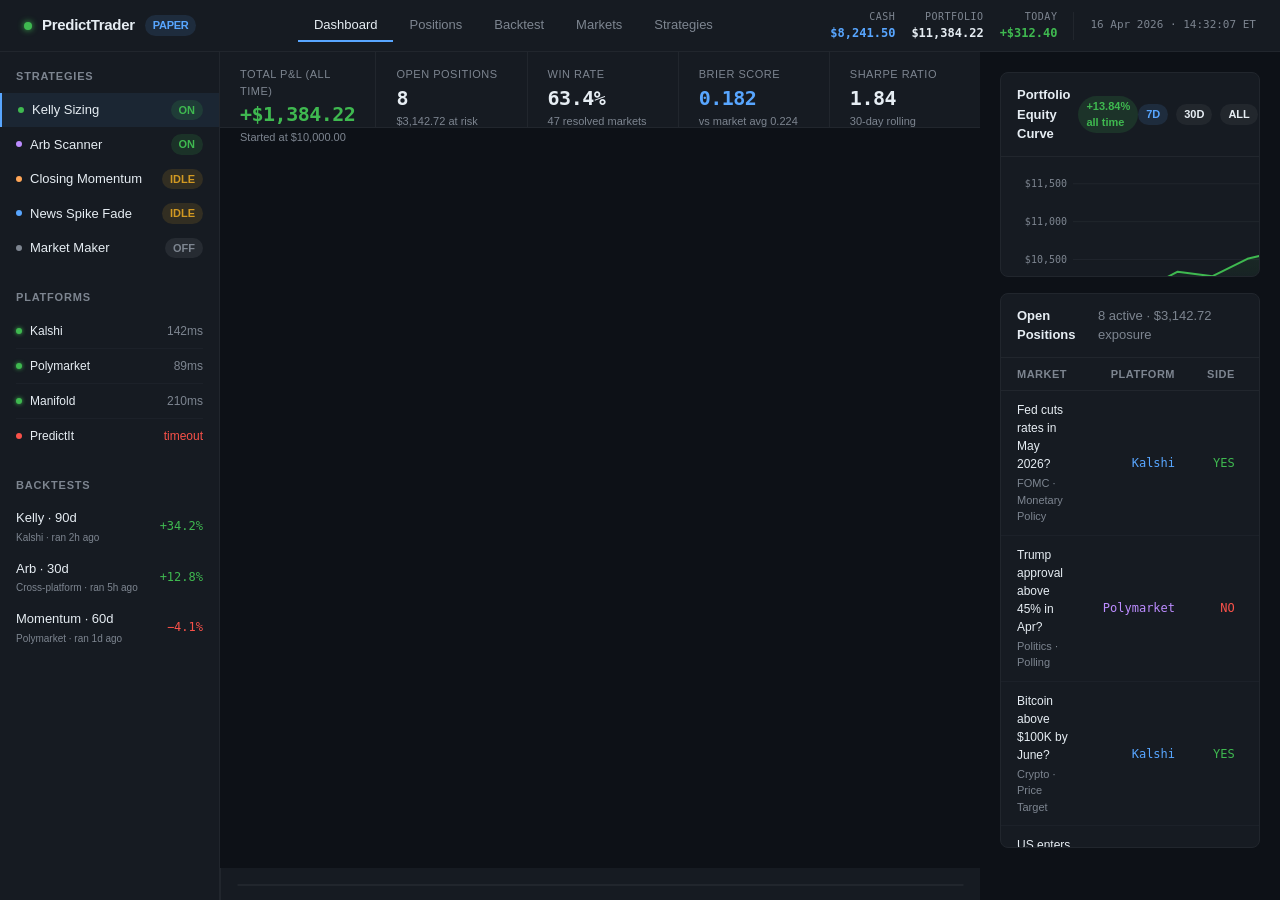
<file: mockup.html>
<!DOCTYPE html>
<html lang="en">
<head>
<meta charset="UTF-8">
<meta name="viewport" content="width=device-width, initial-scale=1.0">
<title>Prediction Markets — Paper Trader</title>
<style>
  :root {
    --bg:        #0d1117;
    --surface:   #161b22;
    --border:    #21262d;
    --text:      #e6edf3;
    --muted:     #7d8590;
    --green:     #3fb950;
    --red:       #f85149;
    --yellow:    #d29922;
    --blue:      #58a6ff;
    --purple:    #bc8cff;
    --orange:    #ffa657;
    --radius:    8px;
    --font:      'SF Mono', 'Fira Code', 'Consolas', monospace;
  }

  * { margin: 0; padding: 0; box-sizing: border-box; }

  body {
    background: var(--bg);
    color: var(--text);
    font-family: -apple-system, BlinkMacSystemFont, 'Segoe UI', sans-serif;
    font-size: 13px;
    line-height: 1.5;
    min-height: 100vh;
  }

  /* ── Nav ─────────────────────────────────────────── */
  nav {
    display: flex;
    align-items: center;
    justify-content: space-between;
    padding: 0 24px;
    height: 52px;
    background: var(--surface);
    border-bottom: 1px solid var(--border);
    position: sticky;
    top: 0;
    z-index: 100;
  }

  .nav-brand {
    display: flex;
    align-items: center;
    gap: 10px;
    font-weight: 700;
    font-size: 15px;
    letter-spacing: -0.3px;
  }

  .nav-brand .dot {
    width: 8px; height: 8px;
    background: var(--green);
    border-radius: 50%;
    box-shadow: 0 0 6px var(--green);
    animation: pulse 2s ease-in-out infinite;
  }

  @keyframes pulse {
    0%, 100% { opacity: 1; }
    50% { opacity: 0.4; }
  }

  .nav-tabs {
    display: flex;
    gap: 0;
  }

  .nav-tab {
    padding: 6px 16px;
    cursor: pointer;
    color: var(--muted);
    border-bottom: 2px solid transparent;
    transition: all 0.15s;
    font-size: 13px;
  }

  .nav-tab.active {
    color: var(--text);
    border-bottom-color: var(--blue);
  }

  .nav-right {
    display: flex;
    align-items: center;
    gap: 16px;
    font-family: var(--font);
    font-size: 12px;
  }

  .nav-stat { display: flex; flex-direction: column; align-items: flex-end; }
  .nav-stat .label { color: var(--muted); font-size: 10px; text-transform: uppercase; letter-spacing: 0.5px; }
  .nav-stat .value { font-weight: 700; }

  .badge {
    padding: 2px 8px;
    border-radius: 20px;
    font-size: 11px;
    font-weight: 600;
  }

  .badge-green { background: rgba(63,185,80,0.15); color: var(--green); }
  .badge-red   { background: rgba(248,81,73,0.15);  color: var(--red); }
  .badge-blue  { background: rgba(88,166,255,0.12); color: var(--blue); }
  .badge-yellow{ background: rgba(210,153,34,0.15); color: var(--yellow); }

  /* ── Layout ──────────────────────────────────────── */
  .layout {
    display: grid;
    grid-template-columns: 220px 1fr 300px;
    grid-template-rows: auto 1fr;
    height: calc(100vh - 52px);
    overflow: hidden;
  }

  /* ── Sidebar ─────────────────────────────────────── */
  .sidebar {
    grid-row: 1 / 3;
    background: var(--surface);
    border-right: 1px solid var(--border);
    overflow-y: auto;
    padding: 16px 0;
  }

  .sidebar-section { margin-bottom: 24px; }
  .sidebar-header {
    padding: 0 16px 8px;
    font-size: 11px;
    font-weight: 600;
    text-transform: uppercase;
    letter-spacing: 0.8px;
    color: var(--muted);
  }

  .sidebar-item {
    display: flex;
    align-items: center;
    justify-content: space-between;
    padding: 7px 16px;
    cursor: pointer;
    transition: background 0.1s;
  }

  .sidebar-item:hover { background: rgba(255,255,255,0.04); }
  .sidebar-item.active { background: rgba(88,166,255,0.08); border-left: 2px solid var(--blue); }

  .sidebar-item .name {
    display: flex;
    align-items: center;
    gap: 8px;
    color: var(--text);
  }

  .strat-dot {
    width: 6px; height: 6px;
    border-radius: 50%;
  }

  /* ── Summary bar ─────────────────────────────────── */
  .summary-bar {
    grid-column: 2 / 3;
    display: flex;
    gap: 1px;
    background: var(--border);
    border-bottom: 1px solid var(--border);
    height: 76px;
  }

  .summary-card {
    flex: 1;
    background: var(--surface);
    padding: 14px 20px;
    display: flex;
    flex-direction: column;
    justify-content: space-between;
  }

  .summary-card .s-label {
    font-size: 11px;
    color: var(--muted);
    text-transform: uppercase;
    letter-spacing: 0.5px;
  }

  .summary-card .s-value {
    font-family: var(--font);
    font-size: 20px;
    font-weight: 700;
    letter-spacing: -0.5px;
  }

  .summary-card .s-sub {
    font-size: 11px;
    color: var(--muted);
  }

  /* ── Main content ────────────────────────────────── */
  .main {
    overflow-y: auto;
    padding: 20px;
    display: flex;
    flex-direction: column;
    gap: 16px;
  }

  /* ── Right panel ─────────────────────────────────── */
  .right-panel {
    grid-row: 2 / 3;
    background: var(--surface);
    border-left: 1px solid var(--border);
    overflow-y: auto;
    padding: 16px;
    display: flex;
    flex-direction: column;
    gap: 16px;
  }

  /* ── Cards ───────────────────────────────────────── */
  .card {
    background: var(--surface);
    border: 1px solid var(--border);
    border-radius: var(--radius);
    overflow: hidden;
  }

  .card-header {
    display: flex;
    align-items: center;
    justify-content: space-between;
    padding: 12px 16px;
    border-bottom: 1px solid var(--border);
  }

  .card-title {
    font-weight: 600;
    font-size: 13px;
    display: flex;
    align-items: center;
    gap: 8px;
  }

  /* ── Equity chart ────────────────────────────────── */
  .chart-wrap {
    padding: 16px;
    position: relative;
  }

  canvas { display: block; }

  /* ── Table ───────────────────────────────────────── */
  table {
    width: 100%;
    border-collapse: collapse;
  }

  th {
    text-align: left;
    padding: 8px 16px;
    font-size: 11px;
    font-weight: 600;
    color: var(--muted);
    text-transform: uppercase;
    letter-spacing: 0.5px;
    border-bottom: 1px solid var(--border);
    white-space: nowrap;
  }

  th:not(:first-child) { text-align: right; }

  td {
    padding: 10px 16px;
    border-bottom: 1px solid rgba(33,38,45,0.6);
    vertical-align: middle;
    font-size: 12px;
  }

  td:not(:first-child) { text-align: right; font-family: var(--font); }

  tr:last-child td { border-bottom: none; }
  tr:hover td { background: rgba(255,255,255,0.02); }

  .market-name { font-weight: 500; }
  .market-sub  { font-size: 11px; color: var(--muted); margin-top: 2px; }

  .prob-bar {
    width: 80px;
    height: 4px;
    background: var(--border);
    border-radius: 2px;
    margin-left: auto;
    margin-top: 4px;
  }

  .prob-fill {
    height: 100%;
    border-radius: 2px;
    background: var(--blue);
  }

  /* ── Signal log ──────────────────────────────────── */
  .signal-list { display: flex; flex-direction: column; }

  .signal-item {
    display: flex;
    align-items: flex-start;
    gap: 10px;
    padding: 10px 16px;
    border-bottom: 1px solid rgba(33,38,45,0.6);
    font-size: 12px;
  }

  .signal-item:last-child { border-bottom: none; }

  .signal-icon {
    width: 24px; height: 24px;
    border-radius: 6px;
    display: flex;
    align-items: center;
    justify-content: center;
    font-size: 11px;
    flex-shrink: 0;
    margin-top: 1px;
  }

  .signal-icon.buy  { background: rgba(63,185,80,0.15);  color: var(--green); }
  .signal-icon.sell { background: rgba(248,81,73,0.15);   color: var(--red); }
  .signal-icon.arb  { background: rgba(188,140,255,0.15); color: var(--purple); }
  .signal-icon.info { background: rgba(88,166,255,0.12);  color: var(--blue); }

  .signal-body { flex: 1; min-width: 0; }
  .signal-title { font-weight: 500; }
  .signal-meta  { color: var(--muted); font-size: 11px; margin-top: 2px; }
  .signal-time  { color: var(--muted); font-size: 11px; white-space: nowrap; flex-shrink: 0; }

  /* ── Stats grid ──────────────────────────────────── */
  .stats-grid {
    display: grid;
    grid-template-columns: 1fr 1fr;
    gap: 1px;
    background: var(--border);
  }

  .stat-cell {
    background: var(--surface);
    padding: 12px 14px;
  }

  .stat-cell .s-label { font-size: 10px; color: var(--muted); text-transform: uppercase; letter-spacing: 0.5px; }
  .stat-cell .s-value { font-family: var(--font); font-size: 16px; font-weight: 700; margin-top: 4px; }

  /* ── Platform status ─────────────────────────────── */
  .platform-row {
    display: flex;
    align-items: center;
    justify-content: space-between;
    padding: 8px 0;
    border-bottom: 1px solid rgba(33,38,45,0.6);
    font-size: 12px;
  }

  .platform-row:last-child { border-bottom: none; }

  .platform-name { display: flex; align-items: center; gap: 8px; }
  .online-dot { width: 6px; height: 6px; border-radius: 50%; background: var(--green); box-shadow: 0 0 4px var(--green); }
  .offline-dot { width: 6px; height: 6px; border-radius: 50%; background: var(--red); }

  /* ── Scrollbar ───────────────────────────────────── */
  ::-webkit-scrollbar { width: 4px; }
  ::-webkit-scrollbar-track { background: transparent; }
  ::-webkit-scrollbar-thumb { background: var(--border); border-radius: 2px; }

  .green  { color: var(--green); }
  .red    { color: var(--red); }
  .yellow { color: var(--yellow); }
  .blue   { color: var(--blue); }
  .purple { color: var(--purple); }
  .muted  { color: var(--muted); }
</style>
</head>
<body>

<!-- ── Nav ── -->
<nav>
  <div class="nav-brand">
    <div class="dot"></div>
    PredictTrader
    <span class="badge badge-blue">PAPER</span>
  </div>

  <div class="nav-tabs">
    <div class="nav-tab active">Dashboard</div>
    <div class="nav-tab">Positions</div>
    <div class="nav-tab">Backtest</div>
    <div class="nav-tab">Markets</div>
    <div class="nav-tab">Strategies</div>
  </div>

  <div class="nav-right">
    <div class="nav-stat">
      <span class="label">Cash</span>
      <span class="value blue">$8,241.50</span>
    </div>
    <div class="nav-stat">
      <span class="label">Portfolio</span>
      <span class="value">$11,384.22</span>
    </div>
    <div class="nav-stat">
      <span class="label">Today</span>
      <span class="value green">+$312.40</span>
    </div>
    <div style="width:1px; height:28px; background:var(--border)"></div>
    <span class="muted" style="font-size:11px">16 Apr 2026 · 14:32:07 ET</span>
  </div>
</nav>

<!-- ── Layout ── -->
<div class="layout">

  <!-- ── Sidebar ── -->
  <aside class="sidebar">
    <div class="sidebar-section">
      <div class="sidebar-header">Strategies</div>
      <div class="sidebar-item active">
        <div class="name">
          <div class="strat-dot" style="background:var(--green)"></div>
          Kelly Sizing
        </div>
        <span class="badge badge-green">ON</span>
      </div>
      <div class="sidebar-item">
        <div class="name">
          <div class="strat-dot" style="background:var(--purple)"></div>
          Arb Scanner
        </div>
        <span class="badge badge-green">ON</span>
      </div>
      <div class="sidebar-item">
        <div class="name">
          <div class="strat-dot" style="background:var(--orange)"></div>
          Closing Momentum
        </div>
        <span class="badge badge-yellow">IDLE</span>
      </div>
      <div class="sidebar-item">
        <div class="name">
          <div class="strat-dot" style="background:var(--blue)"></div>
          News Spike Fade
        </div>
        <span class="badge badge-yellow">IDLE</span>
      </div>
      <div class="sidebar-item">
        <div class="name">
          <div class="strat-dot" style="background:var(--muted)"></div>
          Market Maker
        </div>
        <span class="badge" style="background:rgba(125,133,144,0.15); color:var(--muted)">OFF</span>
      </div>
    </div>

    <div class="sidebar-section">
      <div class="sidebar-header">Platforms</div>
      <div style="padding: 0 16px;">
        <div class="platform-row">
          <div class="platform-name"><div class="online-dot"></div> Kalshi</div>
          <span class="muted">142ms</span>
        </div>
        <div class="platform-row">
          <div class="platform-name"><div class="online-dot"></div> Polymarket</div>
          <span class="muted">89ms</span>
        </div>
        <div class="platform-row">
          <div class="platform-name"><div class="online-dot"></div> Manifold</div>
          <span class="muted">210ms</span>
        </div>
        <div class="platform-row">
          <div class="platform-name"><div class="offline-dot"></div> PredictIt</div>
          <span class="red">timeout</span>
        </div>
      </div>
    </div>

    <div class="sidebar-section">
      <div class="sidebar-header">Backtests</div>
      <div class="sidebar-item">
        <div class="name" style="flex-direction:column; align-items:flex-start; gap:2px;">
          <span>Kelly · 90d</span>
          <span class="muted" style="font-size:10px">Kalshi · ran 2h ago</span>
        </div>
        <span class="green" style="font-family:var(--font); font-size:12px;">+34.2%</span>
      </div>
      <div class="sidebar-item">
        <div class="name" style="flex-direction:column; align-items:flex-start; gap:2px;">
          <span>Arb · 30d</span>
          <span class="muted" style="font-size:10px">Cross-platform · ran 5h ago</span>
        </div>
        <span class="green" style="font-family:var(--font); font-size:12px;">+12.8%</span>
      </div>
      <div class="sidebar-item">
        <div class="name" style="flex-direction:column; align-items:flex-start; gap:2px;">
          <span>Momentum · 60d</span>
          <span class="muted" style="font-size:10px">Polymarket · ran 1d ago</span>
        </div>
        <span class="red" style="font-family:var(--font); font-size:12px;">−4.1%</span>
      </div>
    </div>
  </aside>

  <!-- ── Summary bar ── -->
  <div class="summary-bar">
    <div class="summary-card">
      <span class="s-label">Total P&L (all time)</span>
      <span class="s-value green">+$1,384.22</span>
      <span class="s-sub">Started at $10,000.00</span>
    </div>
    <div class="summary-card">
      <span class="s-label">Open Positions</span>
      <span class="s-value">8</span>
      <span class="s-sub">$3,142.72 at risk</span>
    </div>
    <div class="summary-card">
      <span class="s-label">Win Rate</span>
      <span class="s-value">63.4%</span>
      <span class="s-sub">47 resolved markets</span>
    </div>
    <div class="summary-card">
      <span class="s-label">Brier Score</span>
      <span class="s-value blue">0.182</span>
      <span class="s-sub">vs market avg 0.224</span>
    </div>
    <div class="summary-card">
      <span class="s-label">Sharpe Ratio</span>
      <span class="s-value">1.84</span>
      <span class="s-sub">30-day rolling</span>
    </div>
  </div>

  <!-- ── Main ── -->
  <main class="main">

    <!-- Equity Curve -->
    <div class="card">
      <div class="card-header">
        <div class="card-title">
          Portfolio Equity Curve
          <span class="badge badge-green">+13.84% all time</span>
        </div>
        <div style="display:flex; gap:8px;">
          <span class="badge badge-blue" style="cursor:pointer">7D</span>
          <span class="badge" style="background:rgba(255,255,255,0.05); cursor:pointer">30D</span>
          <span class="badge" style="background:rgba(255,255,255,0.05); cursor:pointer">ALL</span>
        </div>
      </div>
      <div class="chart-wrap">
        <canvas id="equityChart" width="700" height="160"></canvas>
      </div>
    </div>

    <!-- Open Positions -->
    <div class="card">
      <div class="card-header">
        <div class="card-title">Open Positions</div>
        <span class="muted">8 active · $3,142.72 exposure</span>
      </div>
      <table>
        <thead>
          <tr>
            <th>Market</th>
            <th>Platform</th>
            <th>Side</th>
            <th>Shares</th>
            <th>Avg Cost</th>
            <th>Last</th>
            <th>Unrealized P&L</th>
            <th>Resolves</th>
          </tr>
        </thead>
        <tbody>
          <tr>
            <td>
              <div class="market-name">Fed cuts rates in May 2026?</div>
              <div class="market-sub">FOMC · Monetary Policy</div>
            </td>
            <td><span class="blue">Kalshi</span></td>
            <td><span class="green">YES</span></td>
            <td>320</td>
            <td>$0.58</td>
            <td>$0.71</td>
            <td class="green">+$41.60</td>
            <td class="muted">May 7</td>
          </tr>
          <tr>
            <td>
              <div class="market-name">Trump approval above 45% in Apr?</div>
              <div class="market-sub">Politics · Polling</div>
            </td>
            <td><span class="purple">Polymarket</span></td>
            <td><span class="red">NO</span></td>
            <td>500</td>
            <td>$0.62</td>
            <td>$0.55</td>
            <td class="green">+$35.00</td>
            <td class="muted">Apr 30</td>
          </tr>
          <tr>
            <td>
              <div class="market-name">Bitcoin above $100K by June?</div>
              <div class="market-sub">Crypto · Price Target</div>
            </td>
            <td><span class="blue">Kalshi</span></td>
            <td><span class="green">YES</span></td>
            <td>200</td>
            <td>$0.44</td>
            <td>$0.38</td>
            <td class="red">−$12.00</td>
            <td class="muted">Jun 30</td>
          </tr>
          <tr>
            <td>
              <div class="market-name">US enters recession in 2026?</div>
              <div class="market-sub">Economics · GDP</div>
            </td>
            <td><span class="purple">Polymarket</span></td>
            <td><span class="green">YES</span></td>
            <td>400</td>
            <td>$0.31</td>
            <td>$0.35</td>
            <td class="green">+$16.00</td>
            <td class="muted">Dec 31</td>
          </tr>
          <tr>
            <td>
              <div class="market-name">Nvidia beats Q1 earnings?</div>
              <div class="market-sub">Equities · Earnings</div>
            </td>
            <td><span class="blue">Kalshi</span></td>
            <td><span class="green">YES</span></td>
            <td>600</td>
            <td>$0.72</td>
            <td>$0.78</td>
            <td class="green">+$36.00</td>
            <td class="muted">May 22</td>
          </tr>
        </tbody>
      </table>
    </div>

  </main>

  <!-- ── Right Panel ── -->
  <aside class="right-panel">

    <!-- Strategy Stats -->
    <div class="card">
      <div class="card-header">
        <div class="card-title">Kelly Sizing — Stats</div>
      </div>
      <div class="stats-grid">
        <div class="stat-cell">
          <div class="s-label">Trades</div>
          <div class="s-value">47</div>
        </div>
        <div class="stat-cell">
          <div class="s-label">Win Rate</div>
          <div class="s-value green">63%</div>
        </div>
        <div class="stat-cell">
          <div class="s-label">Avg Edge</div>
          <div class="s-value">8.4%</div>
        </div>
        <div class="stat-cell">
          <div class="s-label">Max DD</div>
          <div class="s-value red">−6.2%</div>
        </div>
        <div class="stat-cell">
          <div class="s-label">Brier</div>
          <div class="s-value blue">0.182</div>
        </div>
        <div class="stat-cell">
          <div class="s-label">ROI</div>
          <div class="s-value green">+13.8%</div>
        </div>
      </div>
    </div>

    <!-- Signal Log -->
    <div class="card" style="flex:1; min-height:0; overflow:hidden; display:flex; flex-direction:column;">
      <div class="card-header">
        <div class="card-title">Signal Log</div>
        <span class="muted" style="font-size:11px;">live</span>
      </div>
      <div class="signal-list" style="overflow-y:auto; flex:1;">

        <div class="signal-item">
          <div class="signal-icon buy">▲</div>
          <div class="signal-body">
            <div class="signal-title">BUY YES · Fed May cut</div>
            <div class="signal-meta">Kelly 12% · edge 9.2% · Kalshi 0.71</div>
          </div>
          <div class="signal-time">14:31</div>
        </div>

        <div class="signal-item">
          <div class="signal-icon arb">⇄</div>
          <div class="signal-body">
            <div class="signal-title">ARB · BTC $100K</div>
            <div class="signal-meta">Kalshi 38¢ vs Polymarket 42¢ · 4¢ spread</div>
          </div>
          <div class="signal-time">14:28</div>
        </div>

        <div class="signal-item">
          <div class="signal-icon sell">▼</div>
          <div class="signal-body">
            <div class="signal-title">SELL YES · Nvidia earnings</div>
            <div class="signal-meta">Take profit · cost 72¢ → 78¢ · +8.3%</div>
          </div>
          <div class="signal-time">14:19</div>
        </div>

        <div class="signal-item">
          <div class="signal-icon info">i</div>
          <div class="signal-body">
            <div class="signal-title">Market resolved · YES</div>
            <div class="signal-meta">CPI above 3% Apr? · +$88.00 realized</div>
          </div>
          <div class="signal-time">13:52</div>
        </div>

        <div class="signal-item">
          <div class="signal-icon buy">▲</div>
          <div class="signal-body">
            <div class="signal-title">BUY YES · Recession 2026</div>
            <div class="signal-meta">Kelly 8% · edge 6.1% · Polymarket 0.35</div>
          </div>
          <div class="signal-time">13:41</div>
        </div>

        <div class="signal-item">
          <div class="signal-icon arb">⇄</div>
          <div class="signal-body">
            <div class="signal-title">ARB · Trump approval</div>
            <div class="signal-meta">Kalshi 55¢ vs Polymarket 58¢ · executed</div>
          </div>
          <div class="signal-time">13:20</div>
        </div>

        <div class="signal-item">
          <div class="signal-icon info">i</div>
          <div class="signal-body">
            <div class="signal-title">PredictIt — connection lost</div>
            <div class="signal-meta">Retrying every 60s · arb scanner paused</div>
          </div>
          <div class="signal-time">12:08</div>
        </div>

      </div>
    </div>

  </aside>
</div>

<script>
// ── Equity curve ──────────────────────────────────────
const canvas = document.getElementById('equityChart');
const ctx    = canvas.getContext('2d');

// Make canvas crisp on HiDPI
const dpr = window.devicePixelRatio || 1;
const W = canvas.offsetWidth  || 700;
const H = canvas.offsetHeight || 160;
canvas.width  = W * dpr;
canvas.height = H * dpr;
canvas.style.width  = W + 'px';
canvas.style.height = H + 'px';
ctx.scale(dpr, dpr);

// Fake 7-day equity data
const points = [
  10000, 10180, 10095, 10340, 10280, 10510, 10620,
  10480, 10700, 10830, 10760, 10990, 11120, 11080,
  11240, 11180, 11320, 11260, 11384
];

const pad    = { top: 12, right: 16, bottom: 28, left: 56 };
const cW     = W - pad.left - pad.right;
const cH     = H - pad.top  - pad.bottom;
const minV   = Math.min(...points) - 100;
const maxV   = Math.max(...points) + 100;
const scaleX = i => pad.left + (i / (points.length - 1)) * cW;
const scaleY = v => pad.top  + (1 - (v - minV) / (maxV - minV)) * cH;

// Grid lines
ctx.strokeStyle = '#21262d';
ctx.lineWidth = 1;
[10000, 10500, 11000, 11500].forEach(v => {
  const y = scaleY(v);
  ctx.beginPath();
  ctx.moveTo(pad.left, y);
  ctx.lineTo(pad.left + cW, y);
  ctx.stroke();
  ctx.fillStyle = '#7d8590';
  ctx.font = '10px SF Mono, Fira Code, monospace';
  ctx.textAlign = 'right';
  ctx.fillText('$' + v.toLocaleString(), pad.left - 6, y + 3.5);
});

// Gradient fill
const grad = ctx.createLinearGradient(0, pad.top, 0, pad.top + cH);
grad.addColorStop(0,   'rgba(63,185,80,0.22)');
grad.addColorStop(1,   'rgba(63,185,80,0)');

ctx.beginPath();
ctx.moveTo(scaleX(0), scaleY(points[0]));
points.forEach((v, i) => ctx.lineTo(scaleX(i), scaleY(v)));
ctx.lineTo(scaleX(points.length - 1), pad.top + cH);
ctx.lineTo(scaleX(0), pad.top + cH);
ctx.closePath();
ctx.fillStyle = grad;
ctx.fill();

// Line
ctx.beginPath();
ctx.moveTo(scaleX(0), scaleY(points[0]));
points.forEach((v, i) => ctx.lineTo(scaleX(i), scaleY(v)));
ctx.strokeStyle = '#3fb950';
ctx.lineWidth   = 2;
ctx.lineJoin    = 'round';
ctx.stroke();

// Current value dot
const lx = scaleX(points.length - 1);
const ly = scaleY(points[points.length - 1]);
ctx.beginPath();
ctx.arc(lx, ly, 4, 0, Math.PI * 2);
ctx.fillStyle = '#3fb950';
ctx.fill();
ctx.strokeStyle = '#0d1117';
ctx.lineWidth = 2;
ctx.stroke();

// X labels (days)
const days = ['Apr 9','Apr 10','Apr 11','Apr 12','Apr 13','Apr 14','Apr 15','Apr 16'];
ctx.fillStyle = '#7d8590';
ctx.font = '10px SF Mono, Fira Code, monospace';
ctx.textAlign = 'center';
days.forEach((d, i) => {
  const x = pad.left + (i / (days.length - 1)) * cW;
  ctx.fillText(d, x, H - 6);
});
</script>

</body>
</html>
</file>
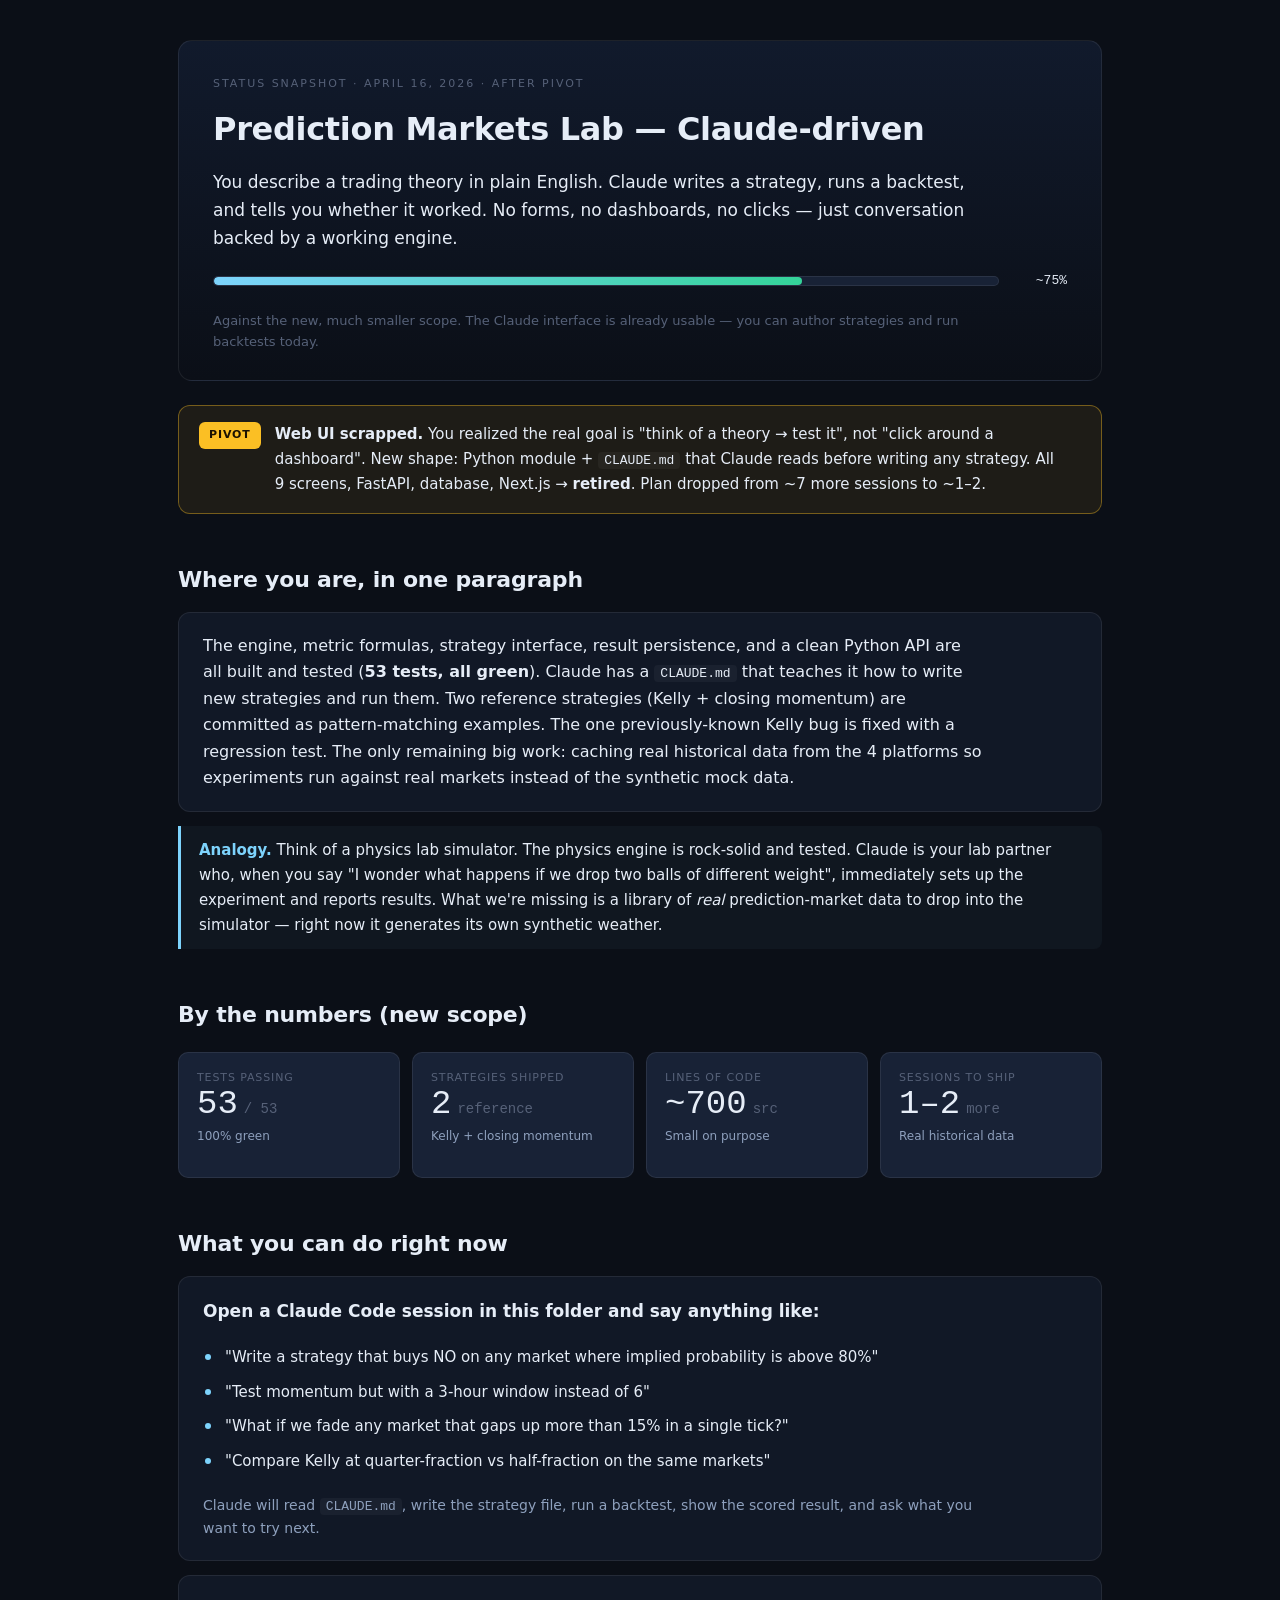
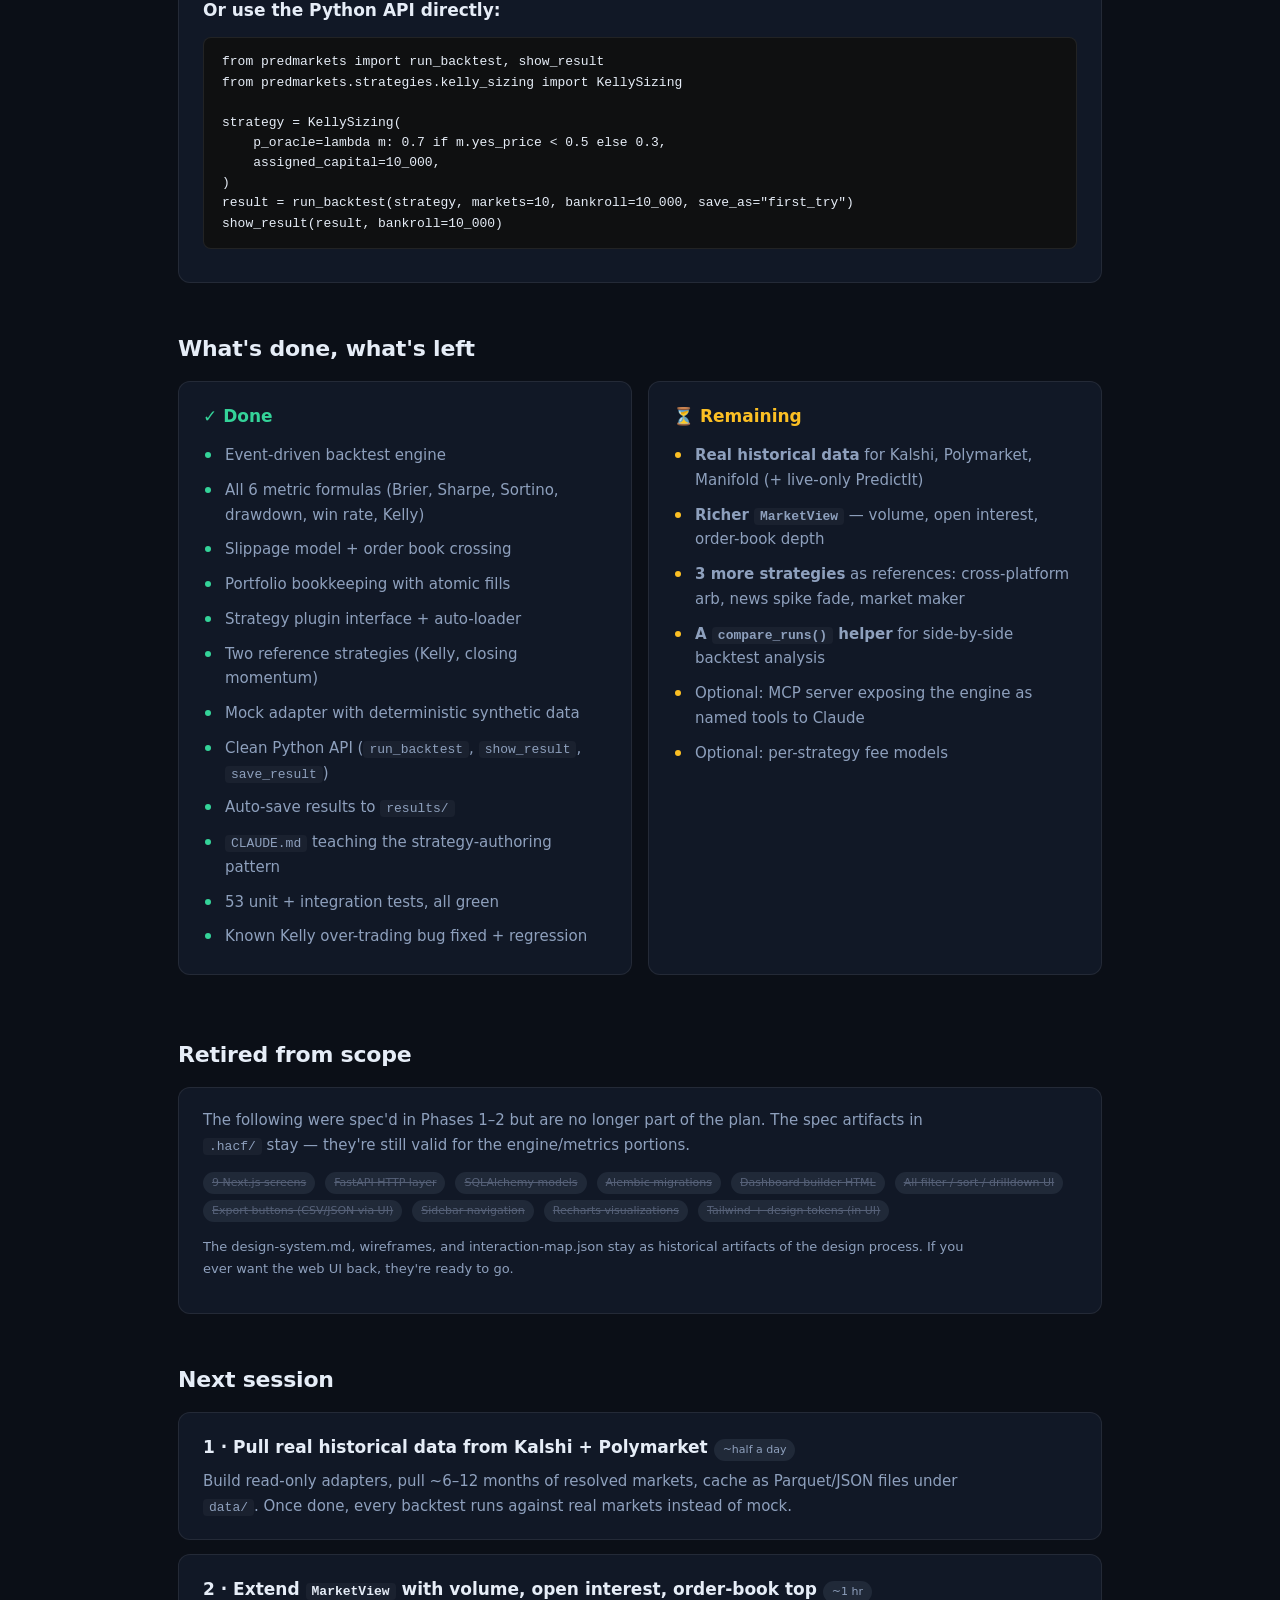
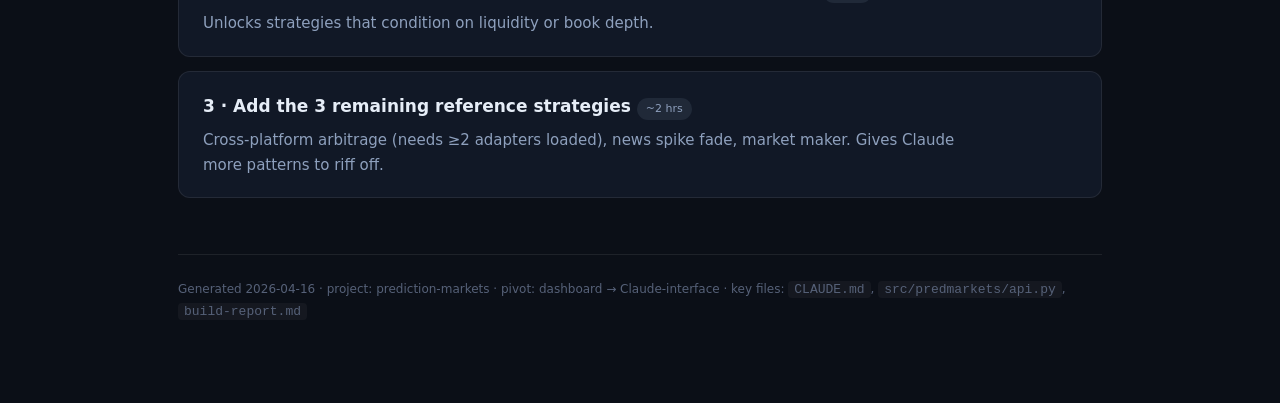
<file: PROJECT_STATUS.html>
<!doctype html>
<html lang="en">
<head>
<meta charset="utf-8" />
<meta name="viewport" content="width=device-width,initial-scale=1" />
<title>Prediction Markets — Project Status</title>
<style>
  :root {
    --bg:#0b0f17; --bg-panel:#0f1011; --bg-surface:#111826; --bg-elevated:#182236;
    --fg:#e6edf7; --fg-dim:#8ea0bd; --fg-mute:#566178;
    --accent:#7dd3fc; --success:#34d399; --danger:#f87171; --warning:#fbbf24;
    --border:rgba(255,255,255,0.08); --border-subtle:rgba(255,255,255,0.05);
    --sans:'Inter Variable',Inter,-apple-system,'Segoe UI',Roboto,system-ui,sans-serif;
    --mono:'JetBrains Mono',ui-monospace,'SFMono-Regular',Menlo,Consolas,monospace;
  }
  *{box-sizing:border-box}html,body{margin:0;padding:0;background:var(--bg);color:var(--fg);font-family:var(--sans);font-size:15px;line-height:1.65;font-feature-settings:'cv01','ss03','tnum'}
  body{font-variant-numeric:tabular-nums}
  a{color:var(--accent);text-decoration:none}a:hover{text-decoration:underline}
  code,.mono{font-family:var(--mono);font-size:13px;background:rgba(255,255,255,0.04);padding:1px 6px;border-radius:4px}
  pre{font-family:var(--mono);font-size:13px;background:var(--bg-panel);border:1px solid var(--border);border-radius:8px;padding:14px 18px;overflow-x:auto;color:var(--fg);white-space:pre;line-height:1.55}
  .wrap{max-width:980px;margin:0 auto;padding:40px 28px 80px}
  h1{font-size:32px;font-weight:650;letter-spacing:-0.01em;margin:10px 0 12px}
  h2{font-size:22px;font-weight:600;margin:48px 0 14px;letter-spacing:-0.2px}
  h3{font-size:17px;font-weight:600;margin:24px 0 8px}
  .eyebrow{font-size:11px;letter-spacing:0.18em;text-transform:uppercase;color:var(--fg-mute)}
  p{color:var(--fg-dim);margin:0 0 14px;max-width:780px}
  .lead{font-size:17px;color:var(--fg);max-width:780px}

  .hero{background:linear-gradient(180deg,#111a2c 0%,#0b0f17 100%);border:1px solid var(--border);border-radius:14px;padding:34px 34px 28px}
  .card{background:var(--bg-surface);border:1px solid var(--border);border-radius:12px;padding:20px 24px;margin-bottom:14px}

  .progress-row{display:flex;align-items:center;gap:14px;margin:18px 0}
  .progress-bar{flex:1;height:10px;background:var(--bg-elevated);border:1px solid var(--border);border-radius:999px;overflow:hidden}
  .progress-fill{height:100%;background:linear-gradient(90deg,var(--accent),var(--success));border-radius:999px}
  .progress-pct{font-family:var(--mono);font-size:13px;color:var(--fg);min-width:54px;text-align:right}

  .tag{display:inline-block;font-size:11px;font-weight:510;padding:2px 9px;border-radius:999px;margin-right:4px}
  .tag.ok{background:rgba(52,211,153,0.14);color:var(--success)}
  .tag.partial{background:rgba(251,191,36,0.14);color:var(--warning)}
  .tag.todo{background:rgba(142,160,189,0.12);color:var(--fg-dim)}
  .tag.retired{background:rgba(142,160,189,0.12);color:var(--fg-mute);text-decoration:line-through}

  .two-col{display:grid;grid-template-columns:1fr 1fr;gap:16px}
  @media (max-width:760px){.two-col{grid-template-columns:1fr}}

  .bullet{color:var(--fg-dim);padding-left:0;list-style:none}
  .bullet li{padding:5px 0;padding-left:22px;position:relative}
  .bullet li::before{content:"";position:absolute;left:2px;top:14px;width:6px;height:6px;border-radius:50%;background:var(--accent)}
  .bullet.success li::before{background:var(--success)}
  .bullet.warn li::before{background:var(--warning)}

  .bignum{font-family:var(--mono);font-size:34px;font-weight:500;color:var(--fg);line-height:1}
  .bignum small{font-size:14px;color:var(--fg-mute);margin-left:6px}
  .grid4{display:grid;grid-template-columns:repeat(4,1fr);gap:12px;margin:18px 0}
  @media (max-width:760px){.grid4{grid-template-columns:repeat(2,1fr)}}
  .stat-card{background:var(--bg-elevated);border:1px solid var(--border);border-radius:10px;padding:16px 18px}
  .stat-card .label{font-size:11px;color:var(--fg-mute);text-transform:uppercase;letter-spacing:0.08em}

  .analogy{border-left:3px solid var(--accent);background:rgba(125,211,252,0.04);padding:12px 18px;border-radius:0 8px 8px 0;margin:14px 0;color:var(--fg);font-size:15px}
  .analogy b{color:var(--accent)}

  .pivot-banner{border:1px solid rgba(251,191,36,0.4);background:rgba(251,191,36,0.08);border-radius:12px;padding:16px 20px;margin:24px 0;display:flex;align-items:flex-start;gap:14px}
  .pivot-banner .badge{background:var(--warning);color:#1a1200;font-weight:650;font-size:11px;letter-spacing:0.08em;padding:4px 10px;border-radius:6px;white-space:nowrap}
  .pivot-banner p{margin:0;color:var(--fg)}

  .footer{margin-top:56px;padding-top:24px;border-top:1px solid var(--border);color:var(--fg-mute);font-size:12px}
</style>
</head>
<body>
<div class="wrap">

<section class="hero">
  <div class="eyebrow">Status snapshot · April 16, 2026 · after pivot</div>
  <h1>Prediction Markets Lab — Claude-driven</h1>
  <p class="lead">You describe a trading theory in plain English. Claude writes a strategy, runs a backtest, and tells you whether it worked. No forms, no dashboards, no clicks — just conversation backed by a working engine.</p>

  <div class="progress-row">
    <div class="progress-bar"><div class="progress-fill" style="width:75%"></div></div>
    <div class="progress-pct">~75%</div>
  </div>
  <p style="color:var(--fg-mute);font-size:13px;margin:0">Against the new, much smaller scope. The Claude interface is already usable — you can author strategies and run backtests today.</p>
</section>

<div class="pivot-banner">
  <div class="badge">PIVOT</div>
  <p><b>Web UI scrapped.</b> You realized the real goal is "think of a theory → test it", not "click around a dashboard". New shape: Python module + <code>CLAUDE.md</code> that Claude reads before writing any strategy. All 9 screens, FastAPI, database, Next.js → <b>retired</b>. Plan dropped from ~7 more sessions to ~1–2.</p>
</div>

<h2>Where you are, in one paragraph</h2>
<div class="card">
  <p style="margin:0;color:var(--fg);font-size:16px">The engine, metric formulas, strategy interface, result persistence, and a clean Python API are all built and tested (<b>53 tests, all green</b>). Claude has a <code>CLAUDE.md</code> that teaches it how to write new strategies and run them. Two reference strategies (Kelly + closing momentum) are committed as pattern-matching examples. The one previously-known Kelly bug is fixed with a regression test. The only remaining big work: caching real historical data from the 4 platforms so experiments run against real markets instead of the synthetic mock data.</p>
</div>

<div class="analogy">
  <b>Analogy.</b> Think of a physics lab simulator. The physics engine is rock-solid and tested. Claude is your lab partner who, when you say "I wonder what happens if we drop two balls of different weight", immediately sets up the experiment and reports results. What we're missing is a library of <i>real</i> prediction-market data to drop into the simulator — right now it generates its own synthetic weather.
</div>

<h2>By the numbers (new scope)</h2>
<div class="grid4">
  <div class="stat-card">
    <div class="label">Tests passing</div>
    <div class="bignum">53<small>/ 53</small></div>
    <p style="font-size:12px;margin-top:6px">100% green</p>
  </div>
  <div class="stat-card">
    <div class="label">Strategies shipped</div>
    <div class="bignum">2<small>reference</small></div>
    <p style="font-size:12px;margin-top:6px">Kelly + closing momentum</p>
  </div>
  <div class="stat-card">
    <div class="label">Lines of code</div>
    <div class="bignum">~700<small>src</small></div>
    <p style="font-size:12px;margin-top:6px">Small on purpose</p>
  </div>
  <div class="stat-card">
    <div class="label">Sessions to ship</div>
    <div class="bignum">1–2<small>more</small></div>
    <p style="font-size:12px;margin-top:6px">Real historical data</p>
  </div>
</div>

<h2>What you can do right now</h2>
<div class="card">
  <h3 style="margin-top:0">Open a Claude Code session in this folder and say anything like:</h3>
  <ul class="bullet" style="color:var(--fg)">
    <li>"Write a strategy that buys NO on any market where implied probability is above 80%"</li>
    <li>"Test momentum but with a 3-hour window instead of 6"</li>
    <li>"What if we fade any market that gaps up more than 15% in a single tick?"</li>
    <li>"Compare Kelly at quarter-fraction vs half-fraction on the same markets"</li>
  </ul>
  <p style="margin:14px 0 0;font-size:14px">Claude will read <code>CLAUDE.md</code>, write the strategy file, run a backtest, show the scored result, and ask what you want to try next.</p>
</div>

<div class="card">
  <h3 style="margin-top:0">Or use the Python API directly:</h3>
  <pre>from predmarkets import run_backtest, show_result
from predmarkets.strategies.kelly_sizing import KellySizing

strategy = KellySizing(
    p_oracle=lambda m: 0.7 if m.yes_price &lt; 0.5 else 0.3,
    assigned_capital=10_000,
)
result = run_backtest(strategy, markets=10, bankroll=10_000, save_as="first_try")
show_result(result, bankroll=10_000)</pre>
</div>

<h2>What's done, what's left</h2>
<div class="two-col">
  <div class="card">
    <h3 style="margin-top:0;color:var(--success)">✓ Done</h3>
    <ul class="bullet success" style="margin:0">
      <li>Event-driven backtest engine</li>
      <li>All 6 metric formulas (Brier, Sharpe, Sortino, drawdown, win rate, Kelly)</li>
      <li>Slippage model + order book crossing</li>
      <li>Portfolio bookkeeping with atomic fills</li>
      <li>Strategy plugin interface + auto-loader</li>
      <li>Two reference strategies (Kelly, closing momentum)</li>
      <li>Mock adapter with deterministic synthetic data</li>
      <li>Clean Python API (<code>run_backtest</code>, <code>show_result</code>, <code>save_result</code>)</li>
      <li>Auto-save results to <code>results/</code></li>
      <li><code>CLAUDE.md</code> teaching the strategy-authoring pattern</li>
      <li>53 unit + integration tests, all green</li>
      <li>Known Kelly over-trading bug fixed + regression</li>
    </ul>
  </div>
  <div class="card">
    <h3 style="margin-top:0;color:var(--warning)">⏳ Remaining</h3>
    <ul class="bullet warn" style="margin:0">
      <li><b>Real historical data</b> for Kalshi, Polymarket, Manifold (+ live-only PredictIt)</li>
      <li><b>Richer <code>MarketView</code></b> — volume, open interest, order-book depth</li>
      <li><b>3 more strategies</b> as references: cross-platform arb, news spike fade, market maker</li>
      <li><b>A <code>compare_runs()</code> helper</b> for side-by-side backtest analysis</li>
      <li>Optional: MCP server exposing the engine as named tools to Claude</li>
      <li>Optional: per-strategy fee models</li>
    </ul>
  </div>
</div>

<h2>Retired from scope</h2>
<div class="card">
  <p>The following were spec'd in Phases 1–2 but are no longer part of the plan. The spec artifacts in <code>.hacf/</code> stay — they're still valid for the engine/metrics portions.</p>
  <div style="display:flex;flex-wrap:wrap;gap:6px">
    <span class="tag retired">9 Next.js screens</span>
    <span class="tag retired">FastAPI HTTP layer</span>
    <span class="tag retired">SQLAlchemy models</span>
    <span class="tag retired">Alembic migrations</span>
    <span class="tag retired">Dashboard builder HTML</span>
    <span class="tag retired">All filter / sort / drilldown UI</span>
    <span class="tag retired">Export buttons (CSV/JSON via UI)</span>
    <span class="tag retired">Sidebar navigation</span>
    <span class="tag retired">Recharts visualizations</span>
    <span class="tag retired">Tailwind + design tokens (in UI)</span>
  </div>
  <p style="margin-top:14px;font-size:13px">The design-system.md, wireframes, and interaction-map.json stay as historical artifacts of the design process. If you ever want the web UI back, they're ready to go.</p>
</div>

<h2>Next session</h2>
<div class="card">
  <h3 style="margin-top:0">1 · Pull real historical data from Kalshi + Polymarket <span class="tag todo" style="font-weight:400">~half a day</span></h3>
  <p style="margin:0">Build read-only adapters, pull ~6–12 months of resolved markets, cache as Parquet/JSON files under <code>data/</code>. Once done, every backtest runs against real markets instead of mock.</p>
</div>
<div class="card">
  <h3 style="margin-top:0">2 · Extend <code>MarketView</code> with volume, open interest, order-book top <span class="tag todo" style="font-weight:400">~1 hr</span></h3>
  <p style="margin:0">Unlocks strategies that condition on liquidity or book depth.</p>
</div>
<div class="card">
  <h3 style="margin-top:0">3 · Add the 3 remaining reference strategies <span class="tag todo" style="font-weight:400">~2 hrs</span></h3>
  <p style="margin:0">Cross-platform arbitrage (needs ≥2 adapters loaded), news spike fade, market maker. Gives Claude more patterns to riff off.</p>
</div>

<div class="footer">
  Generated 2026-04-16 · project: prediction-markets · pivot: dashboard → Claude-interface · key files: <code>CLAUDE.md</code>, <code>src/predmarkets/api.py</code>, <code>build-report.md</code>
</div>

</div>
</body>
</html>
</file>
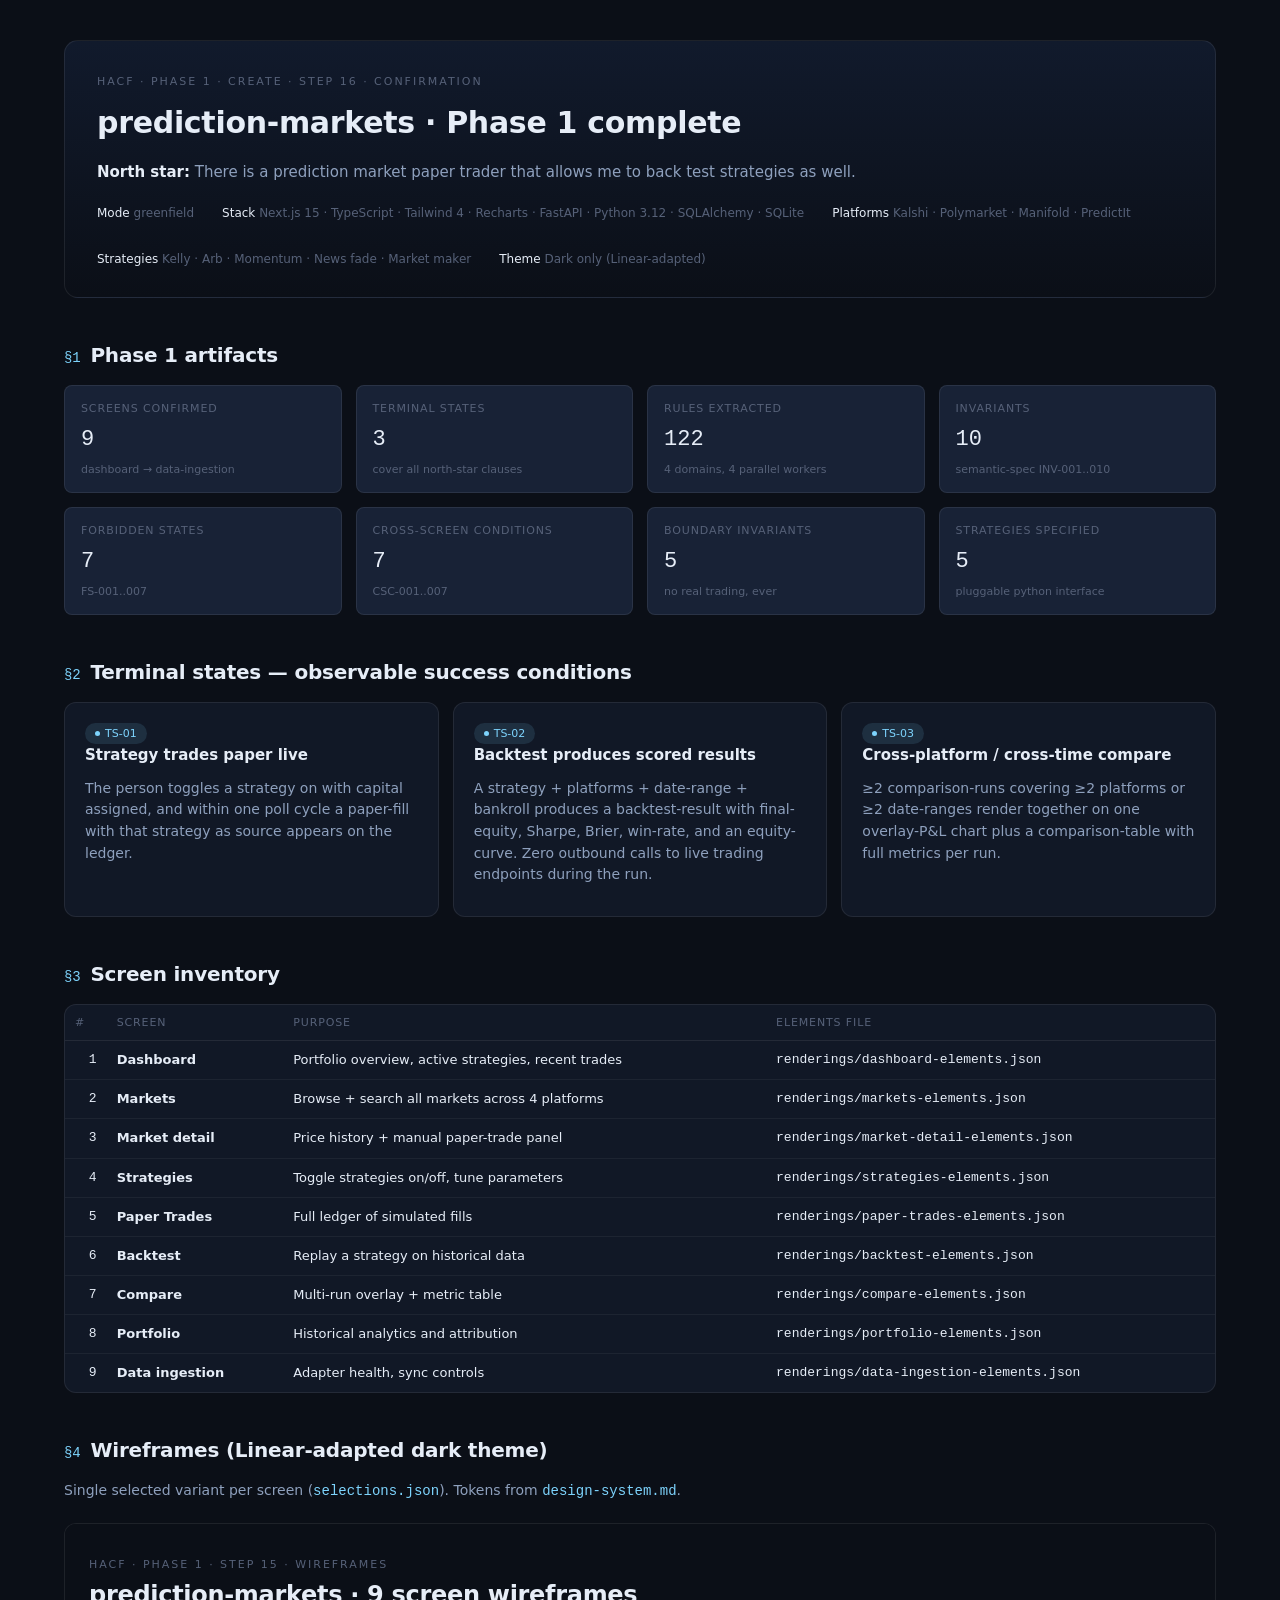
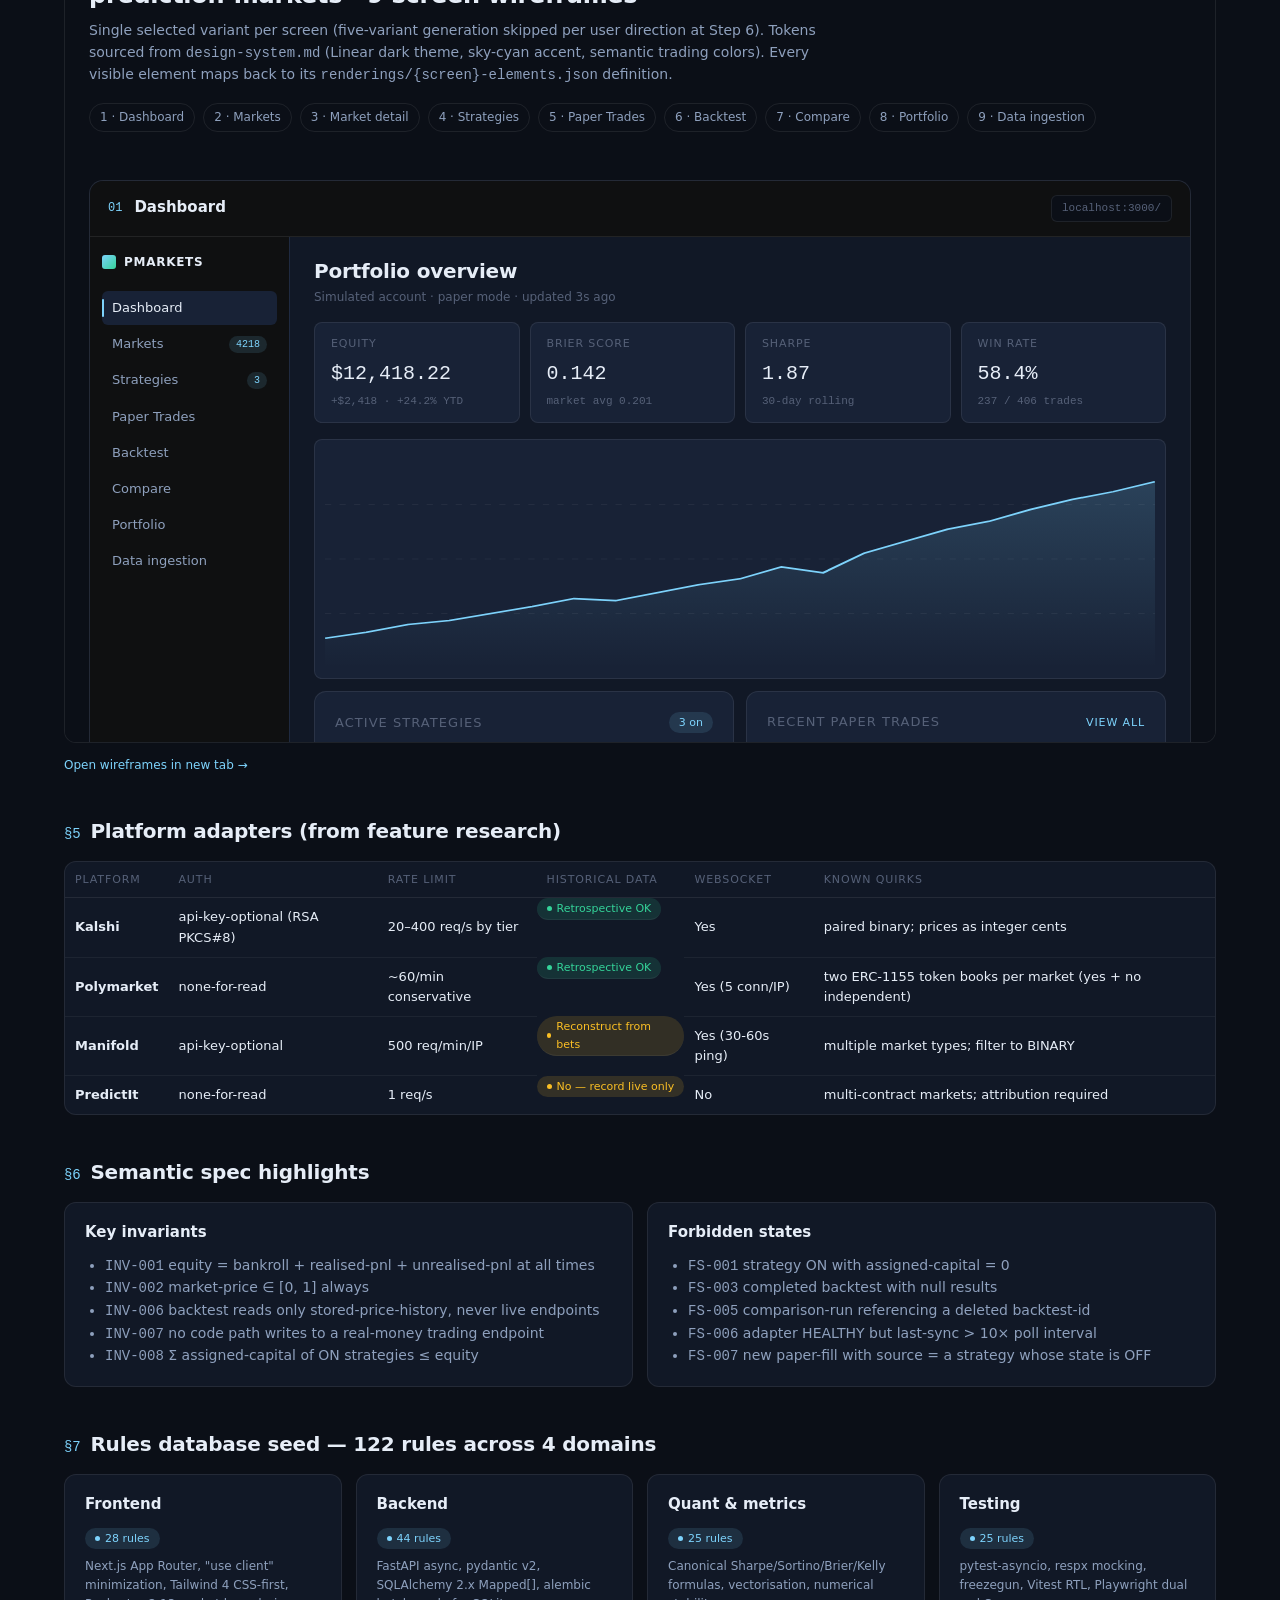
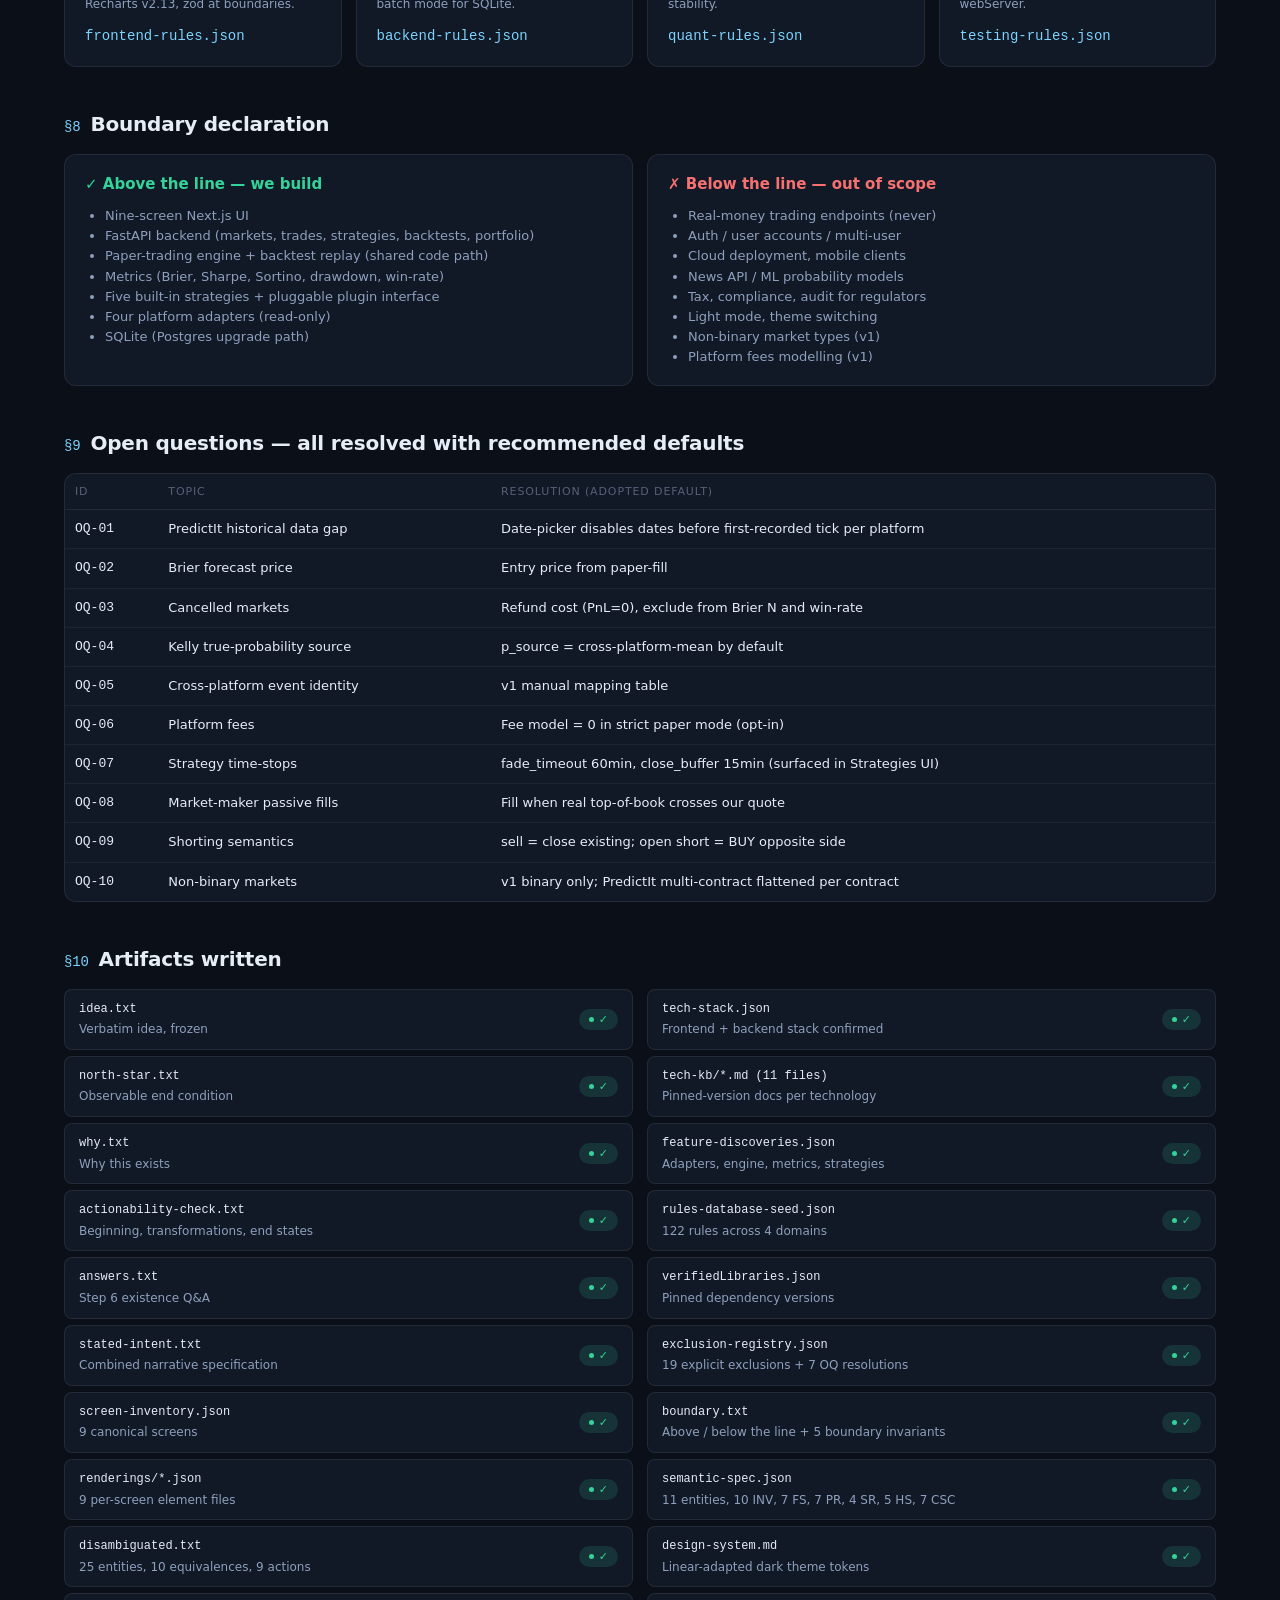
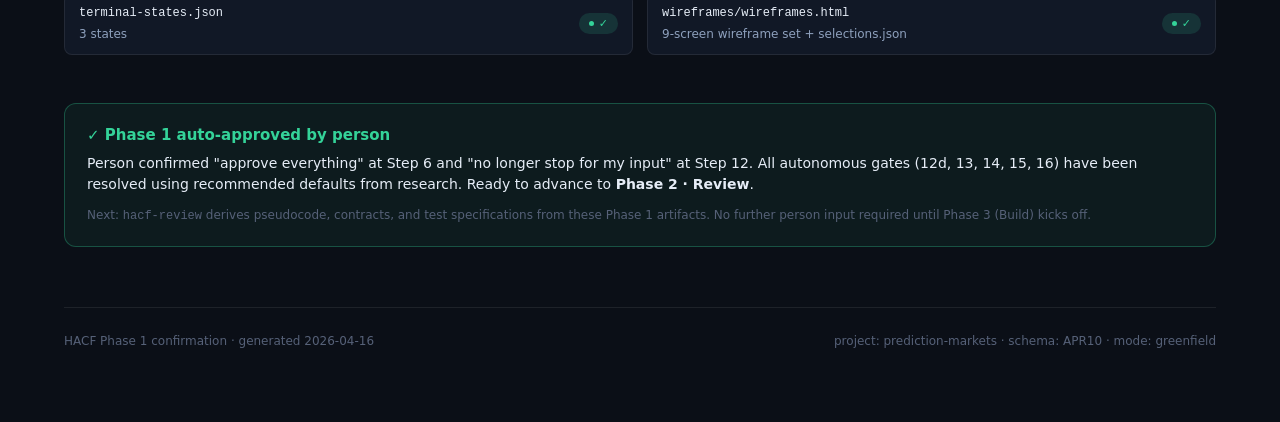
<file: .hacf/prediction-markets/hacf-create-confirmation.html>
<!doctype html>
<html lang="en">
<head>
<meta charset="utf-8" />
<meta name="viewport" content="width=device-width,initial-scale=1" />
<title>prediction-markets — HACF Phase 1 Confirmation</title>
<style>
  :root {
    --bg: #0b0f17; --bg-panel: #0f1011; --bg-surface: #111826; --bg-elevated: #182236;
    --fg: #e6edf7; --fg-dim: #8ea0bd; --fg-mute: #566178;
    --accent: #7dd3fc; --success: #34d399; --danger: #f87171; --warning: #fbbf24;
    --border: rgba(255,255,255,0.08); --border-subtle: rgba(255,255,255,0.05); --border-strong: #1f2a40;
    --sans: 'Inter Variable', Inter, -apple-system, 'Segoe UI', Roboto, system-ui, sans-serif;
    --mono: 'Berkeley Mono', 'JetBrains Mono', ui-monospace, 'SFMono-Regular', Menlo, Consolas, monospace;
  }
  * { box-sizing: border-box; }
  html, body { margin: 0; padding: 0; background: var(--bg); color: var(--fg); font-family: var(--sans); font-size: 14px; line-height: 1.55; font-feature-settings: 'cv01','ss03','tnum'; }
  body { font-variant-numeric: tabular-nums; }
  a { color: var(--accent); text-decoration: none; } a:hover { text-decoration: underline; }
  code, .mono { font-family: var(--mono); }
  .wrap { max-width: 1200px; margin: 0 auto; padding: 40px 24px 80px; }

  .hero { background: linear-gradient(180deg, #111a2c 0%, #0b0f17 100%); border: 1px solid var(--border); border-radius: 14px; padding: 32px 32px 28px; }
  .eyebrow { font-size: 11px; letter-spacing: 0.18em; text-transform: uppercase; color: var(--fg-mute); }
  h1 { font-size: 30px; font-weight: 650; letter-spacing: -0.01em; margin: 10px 0 14px; }
  .north-star { color: var(--fg-dim); font-size: 15px; max-width: 860px; }
  .north-star b { color: var(--fg); }
  .meta-row { display: flex; gap: 28px; margin-top: 20px; flex-wrap: wrap; font-size: 12px; color: var(--fg-mute); }
  .meta-row b { color: var(--fg); font-weight: 500; }

  h2 { font-size: 20px; font-weight: 600; letter-spacing: -0.2px; margin: 42px 0 14px; }
  h2 .n { font-family: var(--mono); color: var(--accent); font-size: 14px; font-weight: 500; margin-right: 10px; }
  h3 { font-size: 15px; font-weight: 600; margin: 20px 0 10px; }
  p { color: var(--fg-dim); margin: 0 0 12px; }

  .grid { display: grid; gap: 14px; }
  .grid.c2 { grid-template-columns: 1fr 1fr; }
  .grid.c3 { grid-template-columns: repeat(3, 1fr); }
  .grid.c4 { grid-template-columns: repeat(4, 1fr); }
  @media (max-width: 900px) { .grid.c2,.grid.c3,.grid.c4 { grid-template-columns: 1fr 1fr; } }
  @media (max-width: 600px) { .grid.c2,.grid.c3,.grid.c4 { grid-template-columns: 1fr; } }

  .card { background: var(--bg-surface); border: 1px solid var(--border); border-radius: 12px; padding: 18px 20px; }
  .card h3 { margin-top: 0; }
  .stat { background: var(--bg-elevated); border: 1px solid var(--border); border-radius: 8px; padding: 14px 16px; }
  .stat .k { font-size: 11px; color: var(--fg-mute); text-transform: uppercase; letter-spacing: 0.08em; }
  .stat .v { font-family: var(--mono); font-size: 22px; margin-top: 6px; }
  .stat .d { font-size: 11px; color: var(--fg-mute); margin-top: 4px; }

  table { width: 100%; border-collapse: collapse; font-size: 13px; }
  th, td { text-align: left; padding: 9px 10px; border-bottom: 1px solid var(--border-subtle); }
  th { font-size: 11px; color: var(--fg-mute); text-transform: uppercase; letter-spacing: 0.08em; font-weight: 510; border-bottom: 1px solid var(--border); }
  tr:last-child td { border-bottom: none; }
  td.num, th.num { font-family: var(--mono); text-align: right; }

  .pill { display: inline-flex; align-items: center; gap: 5px; font-size: 11px; font-weight: 510; padding: 2px 10px; border-radius: 999px; }
  .pill::before { content: ""; display: inline-block; width: 5px; height: 5px; border-radius: 50%; background: currentColor; }
  .pill.ok { background: rgba(52,211,153,0.14); color: var(--success); }
  .pill.in { background: rgba(125,211,252,0.12); color: var(--accent); }
  .pill.warn { background: rgba(251,191,36,0.14); color: var(--warning); }
  .pill.dim { background: rgba(142,160,189,0.12); color: var(--fg-dim); }

  .artifact { display: flex; align-items: center; justify-content: space-between; padding: 10px 14px; border: 1px solid var(--border); border-radius: 8px; background: var(--bg-surface); }
  .artifact + .artifact { margin-top: 6px; }
  .artifact .file { font-family: var(--mono); font-size: 12px; color: var(--fg); }
  .artifact .desc { color: var(--fg-dim); font-size: 12px; margin-top: 2px; }

  .approve-bar { margin-top: 48px; border: 1px solid rgba(52,211,153,0.3); background: rgba(52,211,153,0.06); border-radius: 12px; padding: 20px 22px; }
  .approve-bar h3 { margin: 0 0 6px; color: var(--success); }
  .approve-bar .small { font-size: 12px; color: var(--fg-mute); margin-top: 10px; }

  iframe.wireframe { width: 100%; height: 820px; border: 1px solid var(--border); border-radius: 12px; background: var(--bg); margin-top: 8px; }

  .footer { margin-top: 60px; padding-top: 24px; border-top: 1px solid var(--border); color: var(--fg-mute); font-size: 12px; display: flex; justify-content: space-between; flex-wrap: wrap; gap: 10px; }
</style>
</head>
<body>
<div class="wrap">

<section class="hero">
  <div class="eyebrow">HACF · Phase 1 · Create · Step 16 · Confirmation</div>
  <h1>prediction-markets · Phase 1 complete</h1>
  <p class="north-star"><b>North star:</b> There is a prediction market paper trader that allows me to back test strategies as well.</p>
  <div class="meta-row">
    <div><b>Mode</b> greenfield</div>
    <div><b>Stack</b> Next.js 15 · TypeScript · Tailwind 4 · Recharts · FastAPI · Python 3.12 · SQLAlchemy · SQLite</div>
    <div><b>Platforms</b> Kalshi · Polymarket · Manifold · PredictIt</div>
    <div><b>Strategies</b> Kelly · Arb · Momentum · News fade · Market maker</div>
    <div><b>Theme</b> Dark only (Linear-adapted)</div>
  </div>
</section>

<!-- Phase 1 stats -->
<h2><span class="n">§1</span>Phase 1 artifacts</h2>
<div class="grid c4">
  <div class="stat"><div class="k">Screens confirmed</div><div class="v">9</div><div class="d">dashboard → data-ingestion</div></div>
  <div class="stat"><div class="k">Terminal states</div><div class="v">3</div><div class="d">cover all north-star clauses</div></div>
  <div class="stat"><div class="k">Rules extracted</div><div class="v">122</div><div class="d">4 domains, 4 parallel workers</div></div>
  <div class="stat"><div class="k">Invariants</div><div class="v">10</div><div class="d">semantic-spec INV-001..010</div></div>
  <div class="stat"><div class="k">Forbidden states</div><div class="v">7</div><div class="d">FS-001..007</div></div>
  <div class="stat"><div class="k">Cross-screen conditions</div><div class="v">7</div><div class="d">CSC-001..007</div></div>
  <div class="stat"><div class="k">Boundary invariants</div><div class="v">5</div><div class="d">no real trading, ever</div></div>
  <div class="stat"><div class="k">Strategies specified</div><div class="v">5</div><div class="d">pluggable python interface</div></div>
</div>

<!-- Terminal states -->
<h2><span class="n">§2</span>Terminal states — observable success conditions</h2>
<div class="grid c3">
  <div class="card">
    <div class="pill in">TS-01</div>
    <h3>Strategy trades paper live</h3>
    <p>The person toggles a strategy on with capital assigned, and within one poll cycle a paper-fill with that strategy as source appears on the ledger.</p>
  </div>
  <div class="card">
    <div class="pill in">TS-02</div>
    <h3>Backtest produces scored results</h3>
    <p>A strategy + platforms + date-range + bankroll produces a backtest-result with final-equity, Sharpe, Brier, win-rate, and an equity-curve. Zero outbound calls to live trading endpoints during the run.</p>
  </div>
  <div class="card">
    <div class="pill in">TS-03</div>
    <h3>Cross-platform / cross-time compare</h3>
    <p>≥2 comparison-runs covering ≥2 platforms or ≥2 date-ranges render together on one overlay-P&amp;L chart plus a comparison-table with full metrics per run.</p>
  </div>
</div>

<!-- Screen inventory -->
<h2><span class="n">§3</span>Screen inventory</h2>
<div class="card" style="padding:0">
<table>
  <thead><tr><th>#</th><th>Screen</th><th>Purpose</th><th>Elements file</th></tr></thead>
  <tbody>
    <tr><td class="num">1</td><td><b>Dashboard</b></td><td>Portfolio overview, active strategies, recent trades</td><td class="mono">renderings/dashboard-elements.json</td></tr>
    <tr><td class="num">2</td><td><b>Markets</b></td><td>Browse + search all markets across 4 platforms</td><td class="mono">renderings/markets-elements.json</td></tr>
    <tr><td class="num">3</td><td><b>Market detail</b></td><td>Price history + manual paper-trade panel</td><td class="mono">renderings/market-detail-elements.json</td></tr>
    <tr><td class="num">4</td><td><b>Strategies</b></td><td>Toggle strategies on/off, tune parameters</td><td class="mono">renderings/strategies-elements.json</td></tr>
    <tr><td class="num">5</td><td><b>Paper Trades</b></td><td>Full ledger of simulated fills</td><td class="mono">renderings/paper-trades-elements.json</td></tr>
    <tr><td class="num">6</td><td><b>Backtest</b></td><td>Replay a strategy on historical data</td><td class="mono">renderings/backtest-elements.json</td></tr>
    <tr><td class="num">7</td><td><b>Compare</b></td><td>Multi-run overlay + metric table</td><td class="mono">renderings/compare-elements.json</td></tr>
    <tr><td class="num">8</td><td><b>Portfolio</b></td><td>Historical analytics and attribution</td><td class="mono">renderings/portfolio-elements.json</td></tr>
    <tr><td class="num">9</td><td><b>Data ingestion</b></td><td>Adapter health, sync controls</td><td class="mono">renderings/data-ingestion-elements.json</td></tr>
  </tbody>
</table>
</div>

<!-- Wireframes embed -->
<h2><span class="n">§4</span>Wireframes (Linear-adapted dark theme)</h2>
<p>Single selected variant per screen (<a href="wireframes/selections.json"><code>selections.json</code></a>). Tokens from <a href="design-system.md"><code>design-system.md</code></a>.</p>
<iframe class="wireframe" src="wireframes/wireframes.html" title="Wireframes — all 9 screens"></iframe>
<p style="font-size:12px;margin-top:6px"><a href="wireframes/wireframes.html" target="_blank">Open wireframes in new tab →</a></p>

<!-- Platform adapters -->
<h2><span class="n">§5</span>Platform adapters (from feature research)</h2>
<div class="card" style="padding:0">
<table>
  <thead><tr><th>Platform</th><th>Auth</th><th>Rate limit</th><th>Historical data</th><th>Websocket</th><th>Known quirks</th></tr></thead>
  <tbody>
    <tr><td><b>Kalshi</b></td><td>api-key-optional (RSA PKCS#8)</td><td>20–400 req/s by tier</td><td class="pill ok">Retrospective OK</td><td>Yes</td><td>paired binary; prices as integer cents</td></tr>
    <tr><td><b>Polymarket</b></td><td>none-for-read</td><td>~60/min conservative</td><td class="pill ok">Retrospective OK</td><td>Yes (5 conn/IP)</td><td>two ERC-1155 token books per market (yes + no independent)</td></tr>
    <tr><td><b>Manifold</b></td><td>api-key-optional</td><td>500 req/min/IP</td><td class="pill warn">Reconstruct from bets</td><td>Yes (30-60s ping)</td><td>multiple market types; filter to BINARY</td></tr>
    <tr><td><b>PredictIt</b></td><td>none-for-read</td><td>1 req/s</td><td class="pill warn">No — record live only</td><td>No</td><td>multi-contract markets; attribution required</td></tr>
  </tbody>
</table>
</div>

<!-- Semantic spec summary -->
<h2><span class="n">§6</span>Semantic spec highlights</h2>
<div class="grid c2">
  <div class="card">
    <h3>Key invariants</h3>
    <ul style="color:var(--fg-dim);margin:0;padding-left:20px">
      <li><code>INV-001</code> equity = bankroll + realised-pnl + unrealised-pnl at all times</li>
      <li><code>INV-002</code> market-price ∈ [0, 1] always</li>
      <li><code>INV-006</code> backtest reads only stored-price-history, never live endpoints</li>
      <li><code>INV-007</code> no code path writes to a real-money trading endpoint</li>
      <li><code>INV-008</code> Σ assigned-capital of ON strategies ≤ equity</li>
    </ul>
  </div>
  <div class="card">
    <h3>Forbidden states</h3>
    <ul style="color:var(--fg-dim);margin:0;padding-left:20px">
      <li><code>FS-001</code> strategy ON with assigned-capital = 0</li>
      <li><code>FS-003</code> completed backtest with null results</li>
      <li><code>FS-005</code> comparison-run referencing a deleted backtest-id</li>
      <li><code>FS-006</code> adapter HEALTHY but last-sync &gt; 10× poll interval</li>
      <li><code>FS-007</code> new paper-fill with source = a strategy whose state is OFF</li>
    </ul>
  </div>
</div>

<!-- Rules database -->
<h2><span class="n">§7</span>Rules database seed — 122 rules across 4 domains</h2>
<div class="grid c4">
  <div class="card">
    <h3>Frontend</h3>
    <div class="pill in">28 rules</div>
    <p style="margin-top:8px;font-size:12px">Next.js App Router, "use client" minimization, Tailwind 4 CSS-first, Recharts v2.13, zod at boundaries.</p>
    <a href="rules-seeds/frontend-rules.json"><code>frontend-rules.json</code></a>
  </div>
  <div class="card">
    <h3>Backend</h3>
    <div class="pill in">44 rules</div>
    <p style="margin-top:8px;font-size:12px">FastAPI async, pydantic v2, SQLAlchemy 2.x Mapped[], alembic batch mode for SQLite.</p>
    <a href="rules-seeds/backend-rules.json"><code>backend-rules.json</code></a>
  </div>
  <div class="card">
    <h3>Quant &amp; metrics</h3>
    <div class="pill in">25 rules</div>
    <p style="margin-top:8px;font-size:12px">Canonical Sharpe/Sortino/Brier/Kelly formulas, vectorisation, numerical stability.</p>
    <a href="rules-seeds/quant-rules.json"><code>quant-rules.json</code></a>
  </div>
  <div class="card">
    <h3>Testing</h3>
    <div class="pill in">25 rules</div>
    <p style="margin-top:8px;font-size:12px">pytest-asyncio, respx mocking, freezegun, Vitest RTL, Playwright dual webServer.</p>
    <a href="rules-seeds/testing-rules.json"><code>testing-rules.json</code></a>
  </div>
</div>

<!-- Boundary -->
<h2><span class="n">§8</span>Boundary declaration</h2>
<div class="grid c2">
  <div class="card">
    <h3 style="color:var(--success)">✓ Above the line — we build</h3>
    <ul style="color:var(--fg-dim);margin:0;padding-left:20px;font-size:13px">
      <li>Nine-screen Next.js UI</li>
      <li>FastAPI backend (markets, trades, strategies, backtests, portfolio)</li>
      <li>Paper-trading engine + backtest replay (shared code path)</li>
      <li>Metrics (Brier, Sharpe, Sortino, drawdown, win-rate)</li>
      <li>Five built-in strategies + pluggable plugin interface</li>
      <li>Four platform adapters (read-only)</li>
      <li>SQLite (Postgres upgrade path)</li>
    </ul>
  </div>
  <div class="card">
    <h3 style="color:var(--danger)">✗ Below the line — out of scope</h3>
    <ul style="color:var(--fg-dim);margin:0;padding-left:20px;font-size:13px">
      <li>Real-money trading endpoints (never)</li>
      <li>Auth / user accounts / multi-user</li>
      <li>Cloud deployment, mobile clients</li>
      <li>News API / ML probability models</li>
      <li>Tax, compliance, audit for regulators</li>
      <li>Light mode, theme switching</li>
      <li>Non-binary market types (v1)</li>
      <li>Platform fees modelling (v1)</li>
    </ul>
  </div>
</div>

<!-- Open questions resolved -->
<h2><span class="n">§9</span>Open questions — all resolved with recommended defaults</h2>
<div class="card" style="padding:0">
<table>
  <thead><tr><th>ID</th><th>Topic</th><th>Resolution (adopted default)</th></tr></thead>
  <tbody>
    <tr><td class="mono">OQ-01</td><td>PredictIt historical data gap</td><td>Date-picker disables dates before first-recorded tick per platform</td></tr>
    <tr><td class="mono">OQ-02</td><td>Brier forecast price</td><td>Entry price from paper-fill</td></tr>
    <tr><td class="mono">OQ-03</td><td>Cancelled markets</td><td>Refund cost (PnL=0), exclude from Brier N and win-rate</td></tr>
    <tr><td class="mono">OQ-04</td><td>Kelly true-probability source</td><td>p_source = cross-platform-mean by default</td></tr>
    <tr><td class="mono">OQ-05</td><td>Cross-platform event identity</td><td>v1 manual mapping table</td></tr>
    <tr><td class="mono">OQ-06</td><td>Platform fees</td><td>Fee model = 0 in strict paper mode (opt-in)</td></tr>
    <tr><td class="mono">OQ-07</td><td>Strategy time-stops</td><td>fade_timeout 60min, close_buffer 15min (surfaced in Strategies UI)</td></tr>
    <tr><td class="mono">OQ-08</td><td>Market-maker passive fills</td><td>Fill when real top-of-book crosses our quote</td></tr>
    <tr><td class="mono">OQ-09</td><td>Shorting semantics</td><td>sell = close existing; open short = BUY opposite side</td></tr>
    <tr><td class="mono">OQ-10</td><td>Non-binary markets</td><td>v1 binary only; PredictIt multi-contract flattened per contract</td></tr>
  </tbody>
</table>
</div>

<!-- Artifacts index -->
<h2><span class="n">§10</span>Artifacts written</h2>
<div class="grid c2">
  <div>
    <div class="artifact"><div><div class="file">idea.txt</div><div class="desc">Verbatim idea, frozen</div></div><span class="pill ok">✓</span></div>
    <div class="artifact"><div><div class="file">north-star.txt</div><div class="desc">Observable end condition</div></div><span class="pill ok">✓</span></div>
    <div class="artifact"><div><div class="file">why.txt</div><div class="desc">Why this exists</div></div><span class="pill ok">✓</span></div>
    <div class="artifact"><div><div class="file">actionability-check.txt</div><div class="desc">Beginning, transformations, end states</div></div><span class="pill ok">✓</span></div>
    <div class="artifact"><div><div class="file">answers.txt</div><div class="desc">Step 6 existence Q&amp;A</div></div><span class="pill ok">✓</span></div>
    <div class="artifact"><div><div class="file">stated-intent.txt</div><div class="desc">Combined narrative specification</div></div><span class="pill ok">✓</span></div>
    <div class="artifact"><div><div class="file">screen-inventory.json</div><div class="desc">9 canonical screens</div></div><span class="pill ok">✓</span></div>
    <div class="artifact"><div><div class="file">renderings/*.json</div><div class="desc">9 per-screen element files</div></div><span class="pill ok">✓</span></div>
    <div class="artifact"><div><div class="file">disambiguated.txt</div><div class="desc">25 entities, 10 equivalences, 9 actions</div></div><span class="pill ok">✓</span></div>
    <div class="artifact"><div><div class="file">terminal-states.json</div><div class="desc">3 states</div></div><span class="pill ok">✓</span></div>
  </div>
  <div>
    <div class="artifact"><div><div class="file">tech-stack.json</div><div class="desc">Frontend + backend stack confirmed</div></div><span class="pill ok">✓</span></div>
    <div class="artifact"><div><div class="file">tech-kb/*.md (11 files)</div><div class="desc">Pinned-version docs per technology</div></div><span class="pill ok">✓</span></div>
    <div class="artifact"><div><div class="file">feature-discoveries.json</div><div class="desc">Adapters, engine, metrics, strategies</div></div><span class="pill ok">✓</span></div>
    <div class="artifact"><div><div class="file">rules-database-seed.json</div><div class="desc">122 rules across 4 domains</div></div><span class="pill ok">✓</span></div>
    <div class="artifact"><div><div class="file">verifiedLibraries.json</div><div class="desc">Pinned dependency versions</div></div><span class="pill ok">✓</span></div>
    <div class="artifact"><div><div class="file">exclusion-registry.json</div><div class="desc">19 explicit exclusions + 7 OQ resolutions</div></div><span class="pill ok">✓</span></div>
    <div class="artifact"><div><div class="file">boundary.txt</div><div class="desc">Above / below the line + 5 boundary invariants</div></div><span class="pill ok">✓</span></div>
    <div class="artifact"><div><div class="file">semantic-spec.json</div><div class="desc">11 entities, 10 INV, 7 FS, 7 PR, 4 SR, 5 HS, 7 CSC</div></div><span class="pill ok">✓</span></div>
    <div class="artifact"><div><div class="file">design-system.md</div><div class="desc">Linear-adapted dark theme tokens</div></div><span class="pill ok">✓</span></div>
    <div class="artifact"><div><div class="file">wireframes/wireframes.html</div><div class="desc">9-screen wireframe set + selections.json</div></div><span class="pill ok">✓</span></div>
  </div>
</div>

<!-- Approval -->
<div class="approve-bar">
  <h3>✓ Phase 1 auto-approved by person</h3>
  <p style="margin:0;color:var(--fg)">Person confirmed "approve everything" at Step 6 and "no longer stop for my input" at Step 12. All autonomous gates (12d, 13, 14, 15, 16) have been resolved using recommended defaults from research. Ready to advance to <b>Phase 2 · Review</b>.</p>
  <div class="small">Next: <code>hacf-review</code> derives pseudocode, contracts, and test specifications from these Phase 1 artifacts. No further person input required until Phase 3 (Build) kicks off.</div>
</div>

<div class="footer">
  <div>HACF Phase 1 confirmation · generated 2026-04-16</div>
  <div>project: prediction-markets · schema: APR10 · mode: greenfield</div>
</div>

</div>
</body>
</html>
</file>
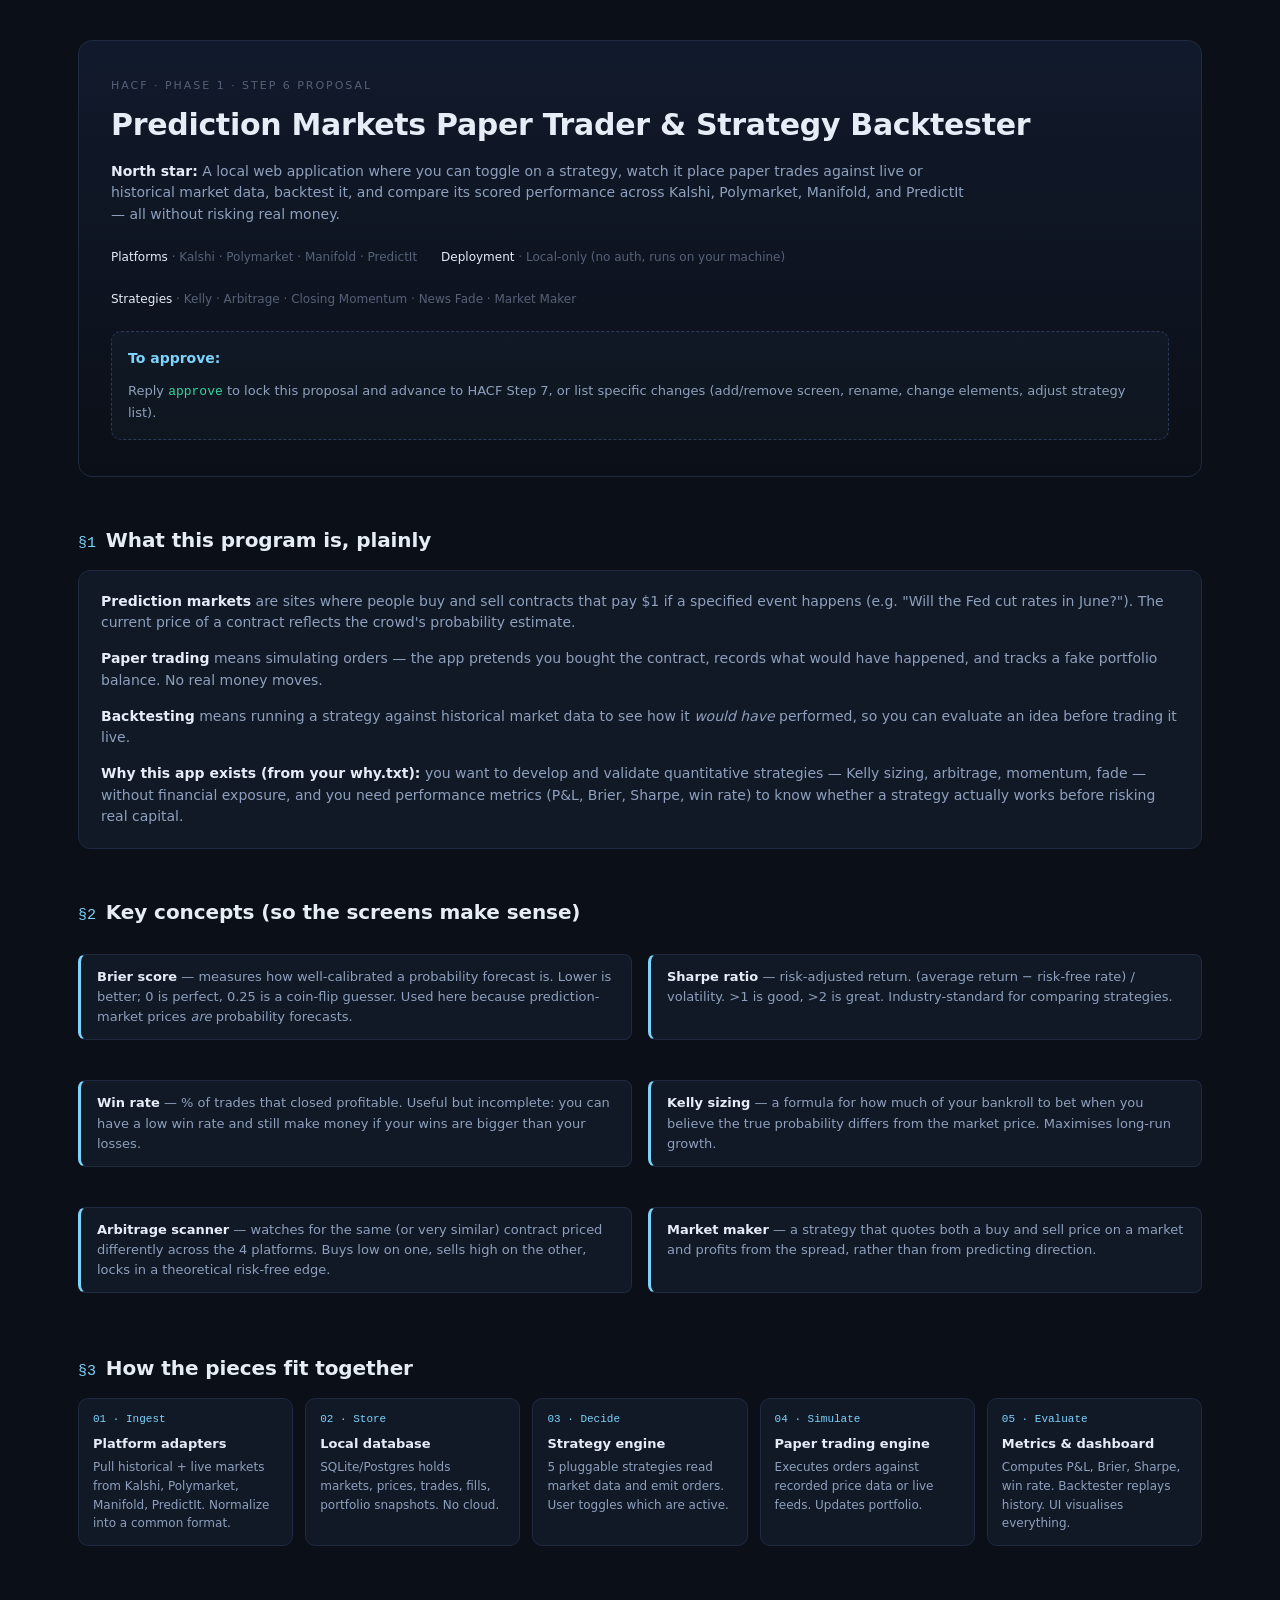
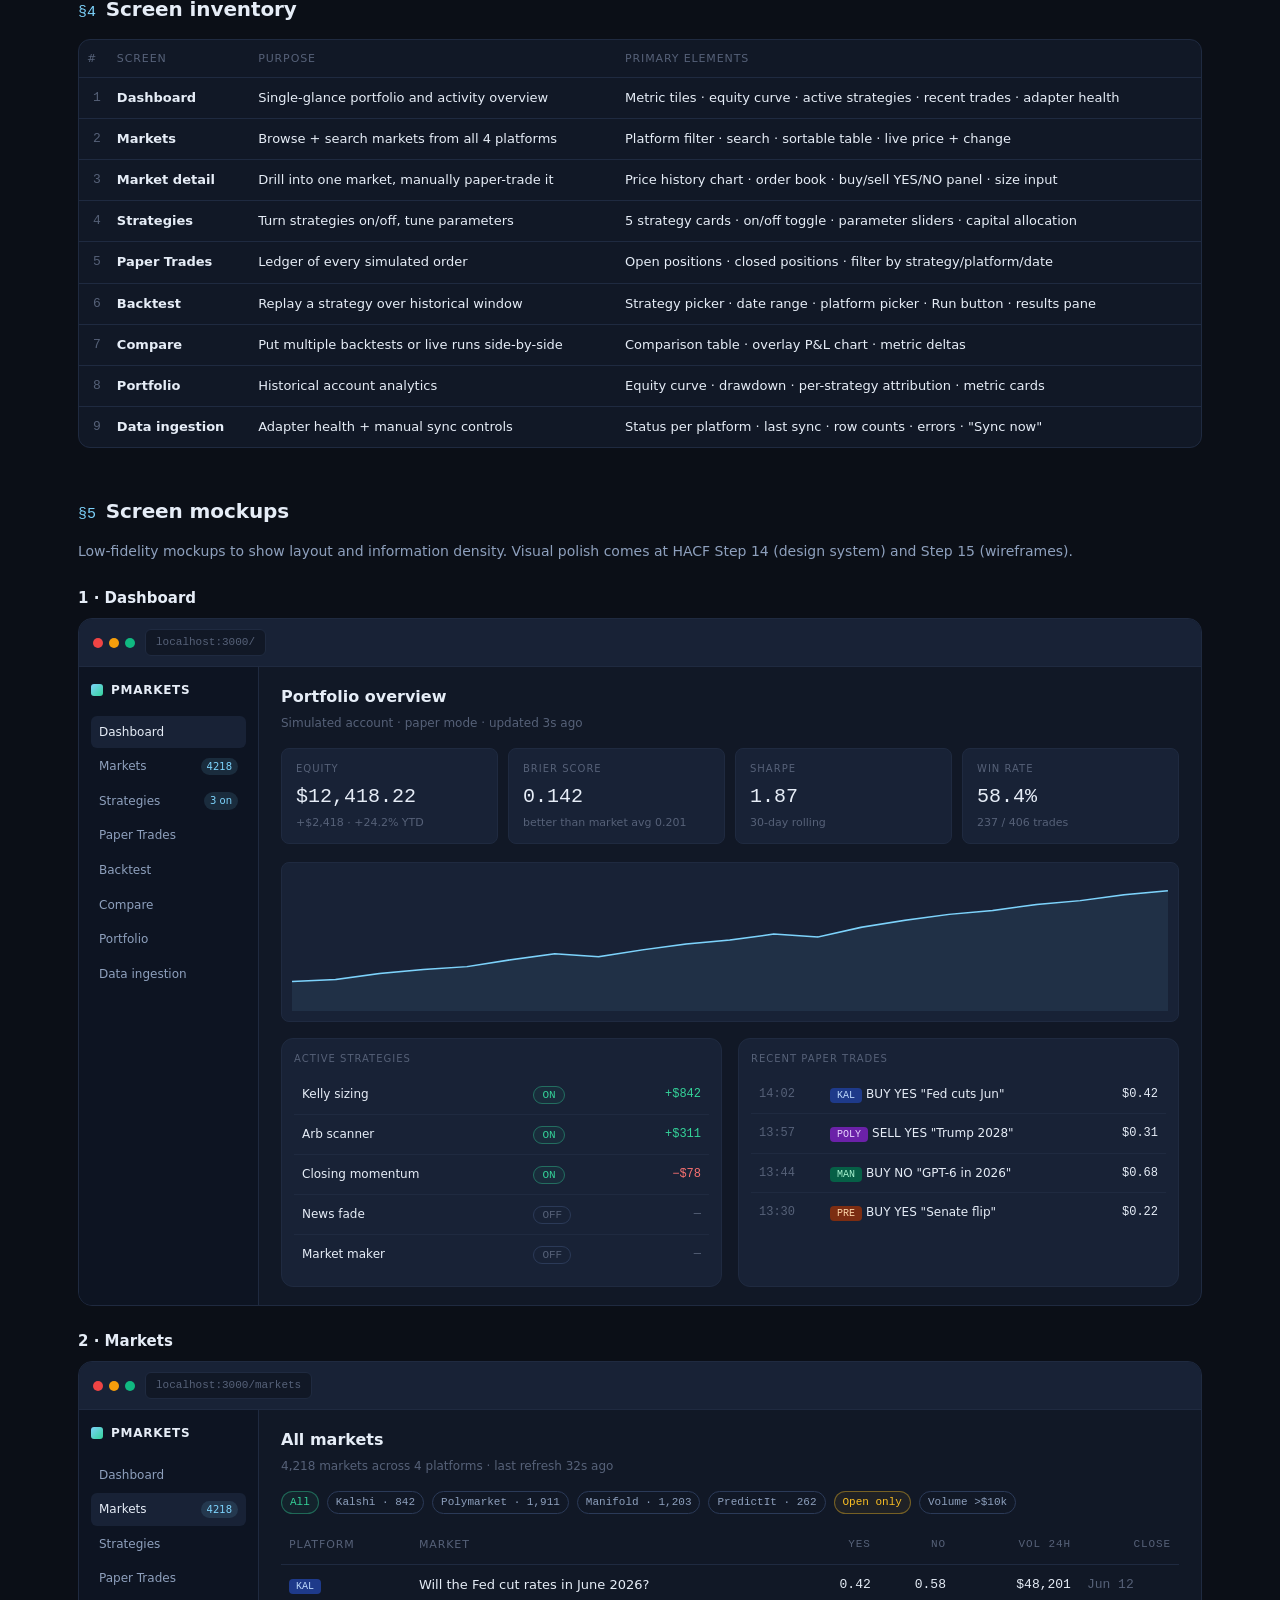
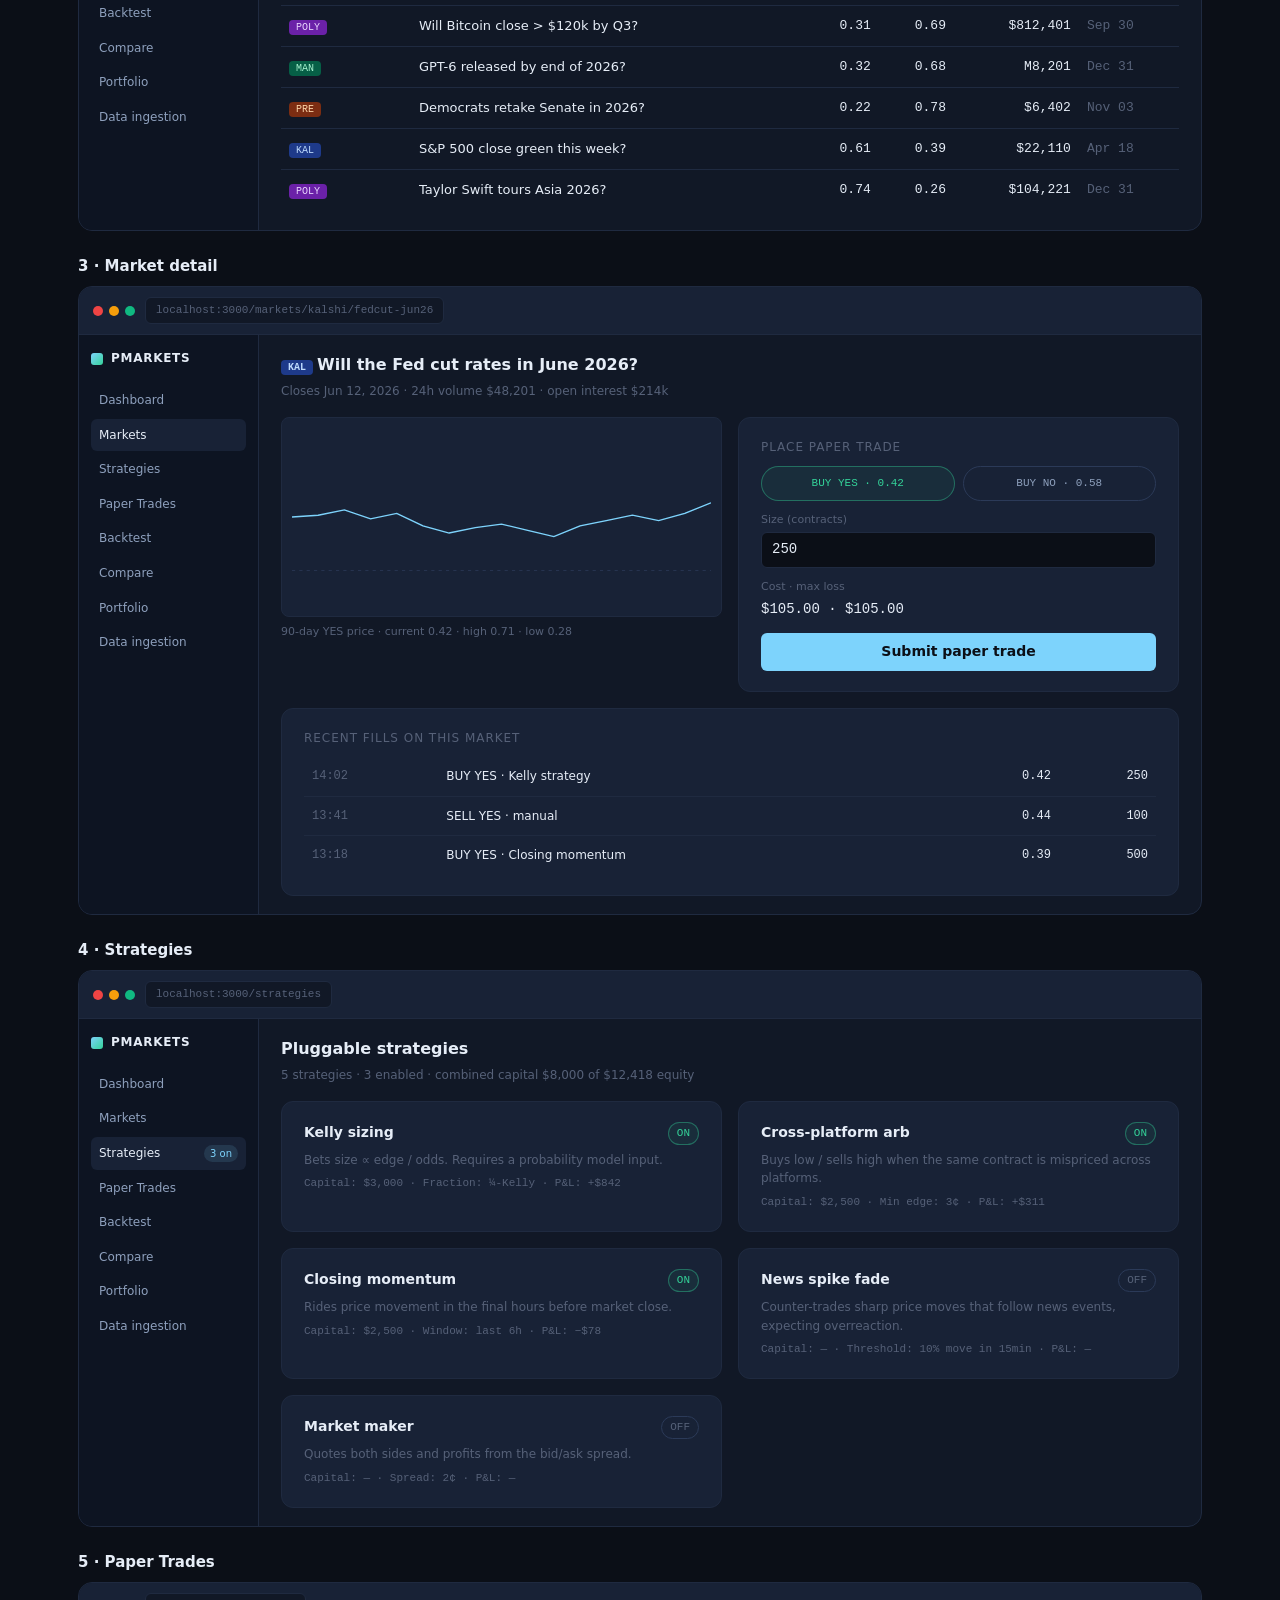
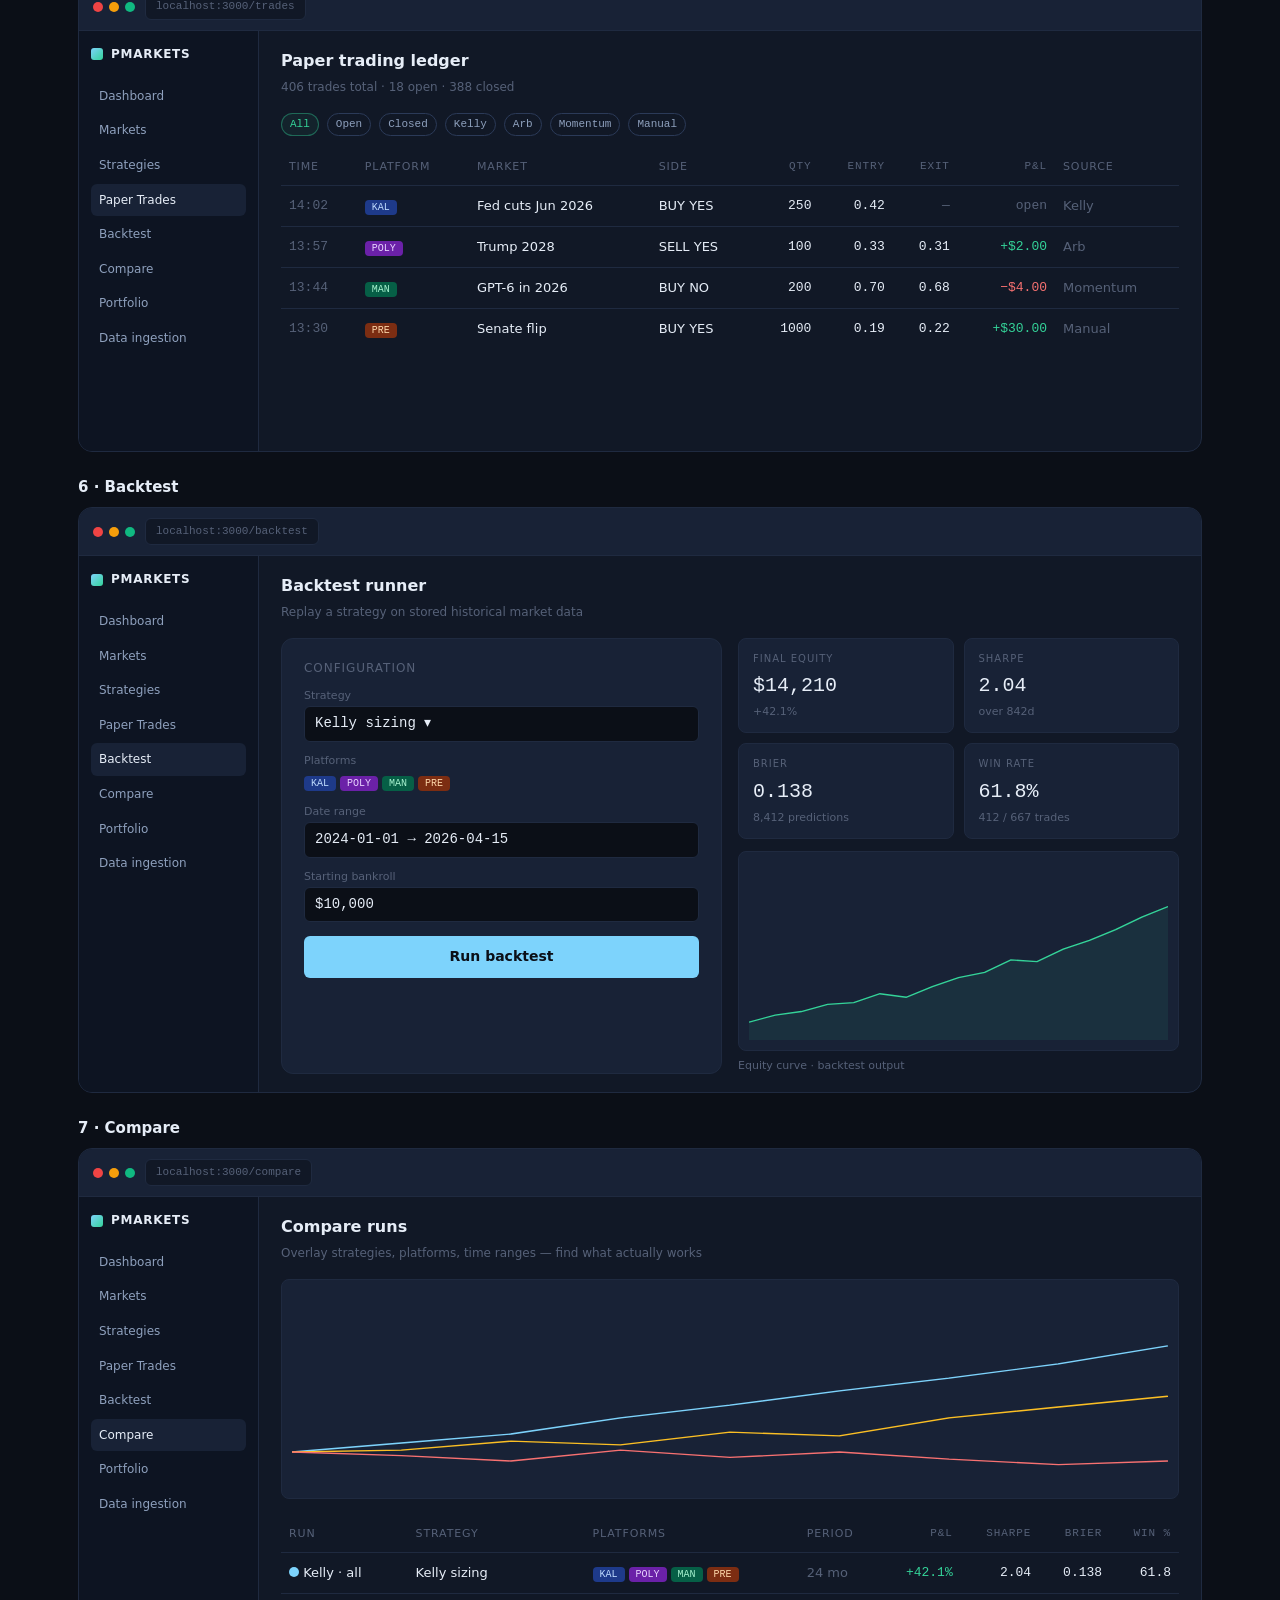
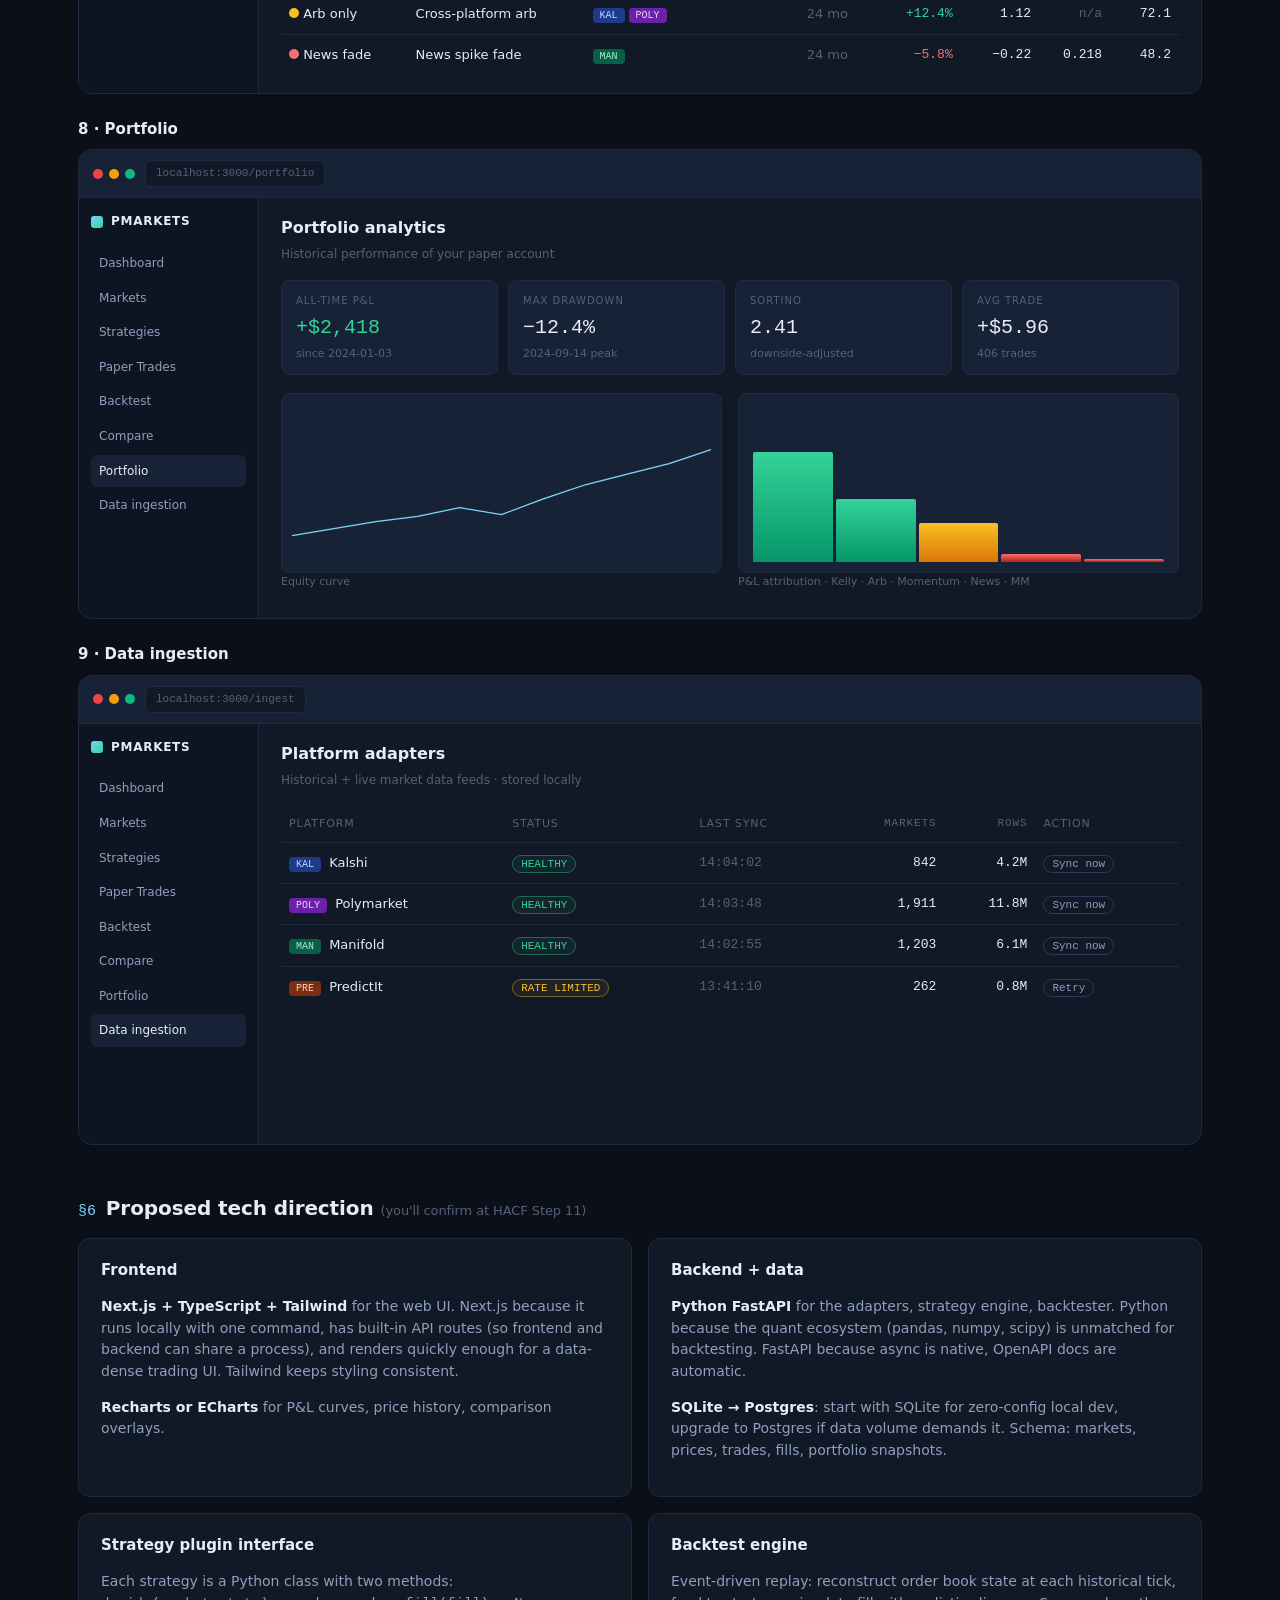
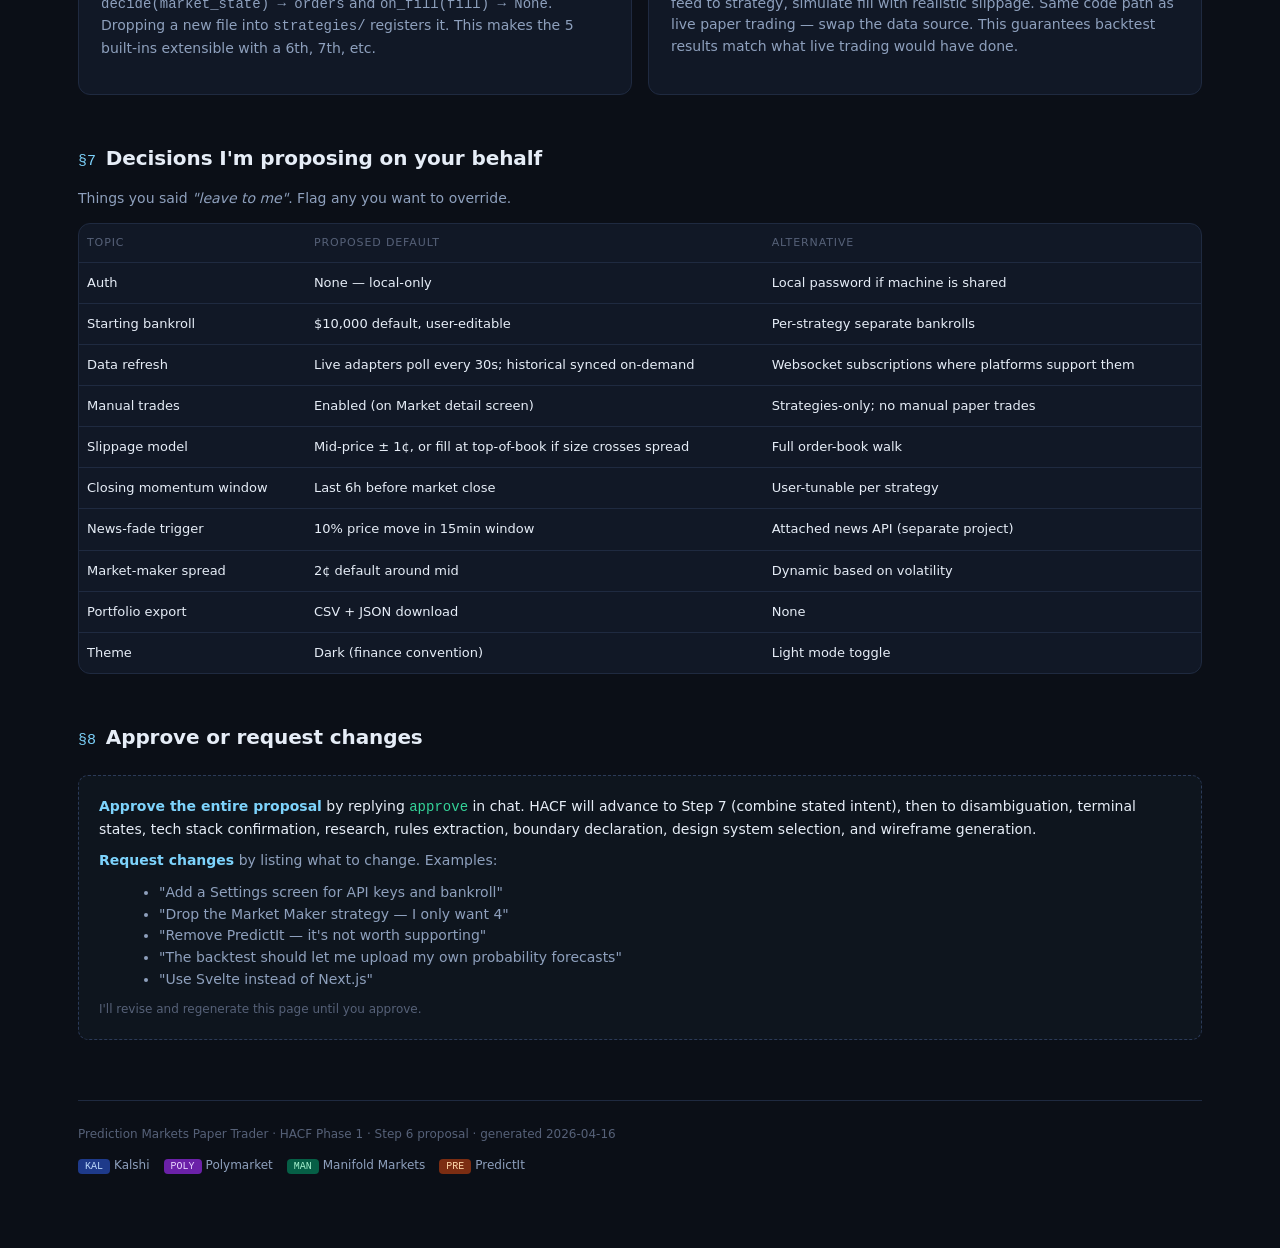
<file: .hacf/prediction-markets/hacf-create-proposal.html>
<!doctype html>
<html lang="en">
<head>
<meta charset="utf-8" />
<meta name="viewport" content="width=device-width,initial-scale=1" />
<title>Prediction Markets Paper Trader — Proposal</title>
<style>
  :root {
    --bg: #0b0f17;
    --bg-2: #111826;
    --bg-3: #182236;
    --fg: #e6edf7;
    --fg-dim: #8ea0bd;
    --fg-mute: #566178;
    --accent: #7dd3fc;
    --accent-2: #34d399;
    --warn: #fbbf24;
    --danger: #f87171;
    --line: #1f2a40;
    --line-2: #2b3a58;
    --mono: ui-monospace, SFMono-Regular, Menlo, Consolas, monospace;
    --sans: -apple-system, Segoe UI, Inter, Roboto, system-ui, sans-serif;
  }
  * { box-sizing: border-box; }
  html, body { margin: 0; padding: 0; background: var(--bg); color: var(--fg); font-family: var(--sans); font-size: 14px; line-height: 1.55; }
  a { color: var(--accent); text-decoration: none; }
  code, .mono { font-family: var(--mono); }
  .wrap { max-width: 1180px; margin: 0 auto; padding: 40px 28px 80px; }

  /* Hero */
  .hero { border: 1px solid var(--line); background: linear-gradient(180deg, #111a2c 0%, #0b0f17 100%); border-radius: 14px; padding: 36px 32px; }
  .eyebrow { font-size: 11px; letter-spacing: 0.18em; text-transform: uppercase; color: var(--fg-mute); }
  .hero h1 { margin: 8px 0 12px; font-size: 30px; font-weight: 650; letter-spacing: -0.01em; }
  .hero p { margin: 0; color: var(--fg-dim); max-width: 860px; }
  .hero .meta { display: flex; gap: 24px; margin-top: 22px; flex-wrap: wrap; color: var(--fg-mute); font-size: 12px; }
  .hero .meta b { color: var(--fg); font-weight: 500; }

  .cta { display: flex; gap: 12px; align-items: center; flex-wrap: wrap; margin-top: 22px; padding: 16px; border: 1px dashed var(--line-2); border-radius: 10px; background: rgba(125,211,252,0.03); }
  .cta b { color: var(--accent); }
  .cta span { color: var(--fg-dim); font-size: 13px; }

  h2 { font-size: 20px; margin: 48px 0 14px; letter-spacing: -0.005em; }
  h2 .num { color: var(--accent); font-family: var(--mono); font-weight: 500; margin-right: 10px; font-size: 15px; }
  h3 { font-size: 15px; font-weight: 600; margin: 24px 0 8px; }
  p { color: var(--fg-dim); }

  .card { background: var(--bg-2); border: 1px solid var(--line); border-radius: 12px; padding: 20px 22px; }
  .grid { display: grid; gap: 16px; }
  .grid.cols-2 { grid-template-columns: 1fr 1fr; }
  .grid.cols-3 { grid-template-columns: repeat(3, 1fr); }
  .grid.cols-4 { grid-template-columns: repeat(4, 1fr); }
  @media (max-width: 900px) {
    .grid.cols-2, .grid.cols-3, .grid.cols-4 { grid-template-columns: 1fr; }
  }

  table { width: 100%; border-collapse: collapse; font-size: 13px; }
  th, td { text-align: left; padding: 10px 8px; border-bottom: 1px solid var(--line); vertical-align: top; }
  th { color: var(--fg-mute); font-weight: 500; font-size: 11px; text-transform: uppercase; letter-spacing: 0.08em; }
  tr:last-child td { border-bottom: none; }
  td.num, th.num { font-family: var(--mono); text-align: right; }
  .pos { color: var(--accent-2); }
  .neg { color: var(--danger); }
  .dim { color: var(--fg-mute); }

  /* Mockup chrome */
  .screen { background: var(--bg-2); border: 1px solid var(--line); border-radius: 14px; overflow: hidden; }
  .screen .bar { display: flex; align-items: center; gap: 10px; padding: 10px 14px; border-bottom: 1px solid var(--line); background: var(--bg-3); }
  .screen .bar .dots { display: flex; gap: 6px; }
  .screen .bar .dots i { width: 10px; height: 10px; border-radius: 50%; background: #2e3a55; display: inline-block; }
  .screen .bar .dots i:nth-child(1) { background: #ef4444; }
  .screen .bar .dots i:nth-child(2) { background: #f59e0b; }
  .screen .bar .dots i:nth-child(3) { background: #10b981; }
  .screen .bar .url { font-family: var(--mono); font-size: 11px; color: var(--fg-mute); padding: 4px 10px; background: var(--bg-2); border: 1px solid var(--line); border-radius: 6px; }
  .screen .body { display: grid; grid-template-columns: 180px 1fr; min-height: 420px; }
  .screen .nav { border-right: 1px solid var(--line); padding: 14px 12px; background: #0d1422; }
  .screen .nav .logo { font-size: 12px; font-weight: 700; letter-spacing: 0.06em; color: var(--fg); margin-bottom: 16px; display: flex; align-items: center; gap: 8px; }
  .screen .nav .logo::before { content: ""; display: inline-block; width: 12px; height: 12px; background: linear-gradient(135deg, var(--accent), var(--accent-2)); border-radius: 3px; }
  .screen .nav ul { list-style: none; padding: 0; margin: 0; }
  .screen .nav li { font-size: 12px; color: var(--fg-dim); padding: 7px 8px; border-radius: 6px; margin-bottom: 2px; display: flex; justify-content: space-between; align-items: center; }
  .screen .nav li.active { background: var(--bg-3); color: var(--fg); }
  .screen .nav li .badge { font-size: 10px; color: var(--accent); background: rgba(125,211,252,0.12); padding: 1px 6px; border-radius: 10px; }
  .screen .main { padding: 18px 22px; overflow: hidden; }
  .screen .main h4 { margin: 0 0 4px; font-size: 16px; }
  .screen .main .sub { color: var(--fg-mute); font-size: 12px; margin-bottom: 16px; }

  /* Tiles */
  .tiles { display: grid; grid-template-columns: repeat(4, 1fr); gap: 10px; margin-bottom: 18px; }
  @media (max-width: 700px) { .tiles { grid-template-columns: repeat(2, 1fr); } }
  .tile { background: var(--bg-3); border: 1px solid var(--line); border-radius: 8px; padding: 12px 14px; }
  .tile .k { font-size: 10px; color: var(--fg-mute); letter-spacing: 0.1em; text-transform: uppercase; }
  .tile .v { font-size: 20px; font-family: var(--mono); margin-top: 4px; }
  .tile .d { font-size: 11px; color: var(--fg-mute); margin-top: 2px; }

  /* Chart mock */
  .chart { background: var(--bg-3); border: 1px solid var(--line); border-radius: 8px; padding: 10px; height: 160px; position: relative; overflow: hidden; }
  .chart svg { width: 100%; height: 100%; }
  .sparkbar { display: flex; align-items: flex-end; gap: 3px; height: 100%; }
  .sparkbar span { flex: 1; background: linear-gradient(180deg, var(--accent) 0%, #0284c7 100%); border-radius: 2px 2px 0 0; }

  /* Pills */
  .pill { font-size: 11px; padding: 2px 8px; border: 1px solid var(--line-2); border-radius: 999px; color: var(--fg-dim); font-family: var(--mono); }
  .pill.on { color: var(--accent-2); border-color: rgba(52, 211, 153, 0.4); background: rgba(52,211,153,0.06); }
  .pill.off { color: var(--fg-mute); }
  .pill.warn { color: var(--warn); border-color: rgba(251, 191, 36, 0.4); background: rgba(251, 191, 36, 0.06); }

  /* Platform chips */
  .chip { font-size: 10px; padding: 2px 7px; border-radius: 4px; font-family: var(--mono); margin-right: 4px; }
  .chip.kalshi { background: #1e3a8a; color: #bfdbfe; }
  .chip.poly   { background: #6b21a8; color: #e9d5ff; }
  .chip.mani   { background: #065f46; color: #a7f3d0; }
  .chip.predit { background: #7c2d12; color: #fed7aa; }

  .glossary { background: var(--bg-2); border: 1px solid var(--line); border-left: 3px solid var(--accent); border-radius: 8px; padding: 12px 16px; font-size: 13px; color: var(--fg-dim); margin: 12px 0; }
  .glossary b { color: var(--fg); }

  .flow { display: grid; grid-template-columns: repeat(5, 1fr); gap: 12px; align-items: stretch; }
  @media (max-width: 900px) { .flow { grid-template-columns: 1fr 1fr; } }
  .flow .step { background: var(--bg-2); border: 1px solid var(--line); border-radius: 10px; padding: 12px 14px; position: relative; }
  .flow .step .n { font-family: var(--mono); font-size: 11px; color: var(--accent); margin-bottom: 6px; }
  .flow .step .t { font-size: 13px; font-weight: 600; margin-bottom: 4px; }
  .flow .step .d { font-size: 12px; color: var(--fg-dim); }

  footer { margin-top: 60px; padding-top: 24px; border-top: 1px solid var(--line); color: var(--fg-mute); font-size: 12px; }
  .legend { display: flex; gap: 14px; flex-wrap: wrap; margin-top: 12px; font-size: 12px; color: var(--fg-dim); }
</style>
</head>
<body>
<div class="wrap">

<!-- HERO -->
<section class="hero">
  <div class="eyebrow">HACF · Phase 1 · Step 6 Proposal</div>
  <h1>Prediction Markets Paper Trader &amp; Strategy Backtester</h1>
  <p><b style="color:var(--fg)">North star:</b> A local web application where you can toggle on a strategy, watch it place paper trades against live or historical market data, backtest it, and compare its scored performance across Kalshi, Polymarket, Manifold, and PredictIt — all without risking real money.</p>
  <div class="meta">
    <div><b>Platforms</b> · Kalshi · Polymarket · Manifold · PredictIt</div>
    <div><b>Deployment</b> · Local-only (no auth, runs on your machine)</div>
    <div><b>Strategies</b> · Kelly · Arbitrage · Closing Momentum · News Fade · Market Maker</div>
  </div>
  <div class="cta">
    <b>To approve:</b>
    <span>Reply <code style="color:var(--accent-2)">approve</code> to lock this proposal and advance to HACF Step 7, or list specific changes (add/remove screen, rename, change elements, adjust strategy list).</span>
  </div>
</section>

<!-- WHAT THIS IS -->
<h2><span class="num">§1</span>What this program is, plainly</h2>
<div class="card">
  <p style="margin-top:0"><b style="color:var(--fg)">Prediction markets</b> are sites where people buy and sell contracts that pay $1 if a specified event happens (e.g. "Will the Fed cut rates in June?"). The current price of a contract reflects the crowd's probability estimate.</p>
  <p><b style="color:var(--fg)">Paper trading</b> means simulating orders — the app pretends you bought the contract, records what would have happened, and tracks a fake portfolio balance. No real money moves.</p>
  <p><b style="color:var(--fg)">Backtesting</b> means running a strategy against historical market data to see how it <i>would have</i> performed, so you can evaluate an idea before trading it live.</p>
  <p style="margin-bottom:0"><b style="color:var(--fg)">Why this app exists (from your why.txt):</b> you want to develop and validate quantitative strategies — Kelly sizing, arbitrage, momentum, fade — without financial exposure, and you need performance metrics (P&amp;L, Brier, Sharpe, win rate) to know whether a strategy actually works before risking real capital.</p>
</div>

<!-- GLOSSARY -->
<h2><span class="num">§2</span>Key concepts (so the screens make sense)</h2>
<div class="grid cols-2">
  <div class="glossary"><b>Brier score</b> — measures how well-calibrated a probability forecast is. Lower is better; 0 is perfect, 0.25 is a coin-flip guesser. Used here because prediction-market prices <i>are</i> probability forecasts.</div>
  <div class="glossary"><b>Sharpe ratio</b> — risk-adjusted return. (average return − risk-free rate) / volatility. &gt;1 is good, &gt;2 is great. Industry-standard for comparing strategies.</div>
  <div class="glossary"><b>Win rate</b> — % of trades that closed profitable. Useful but incomplete: you can have a low win rate and still make money if your wins are bigger than your losses.</div>
  <div class="glossary"><b>Kelly sizing</b> — a formula for how much of your bankroll to bet when you believe the true probability differs from the market price. Maximises long-run growth.</div>
  <div class="glossary"><b>Arbitrage scanner</b> — watches for the same (or very similar) contract priced differently across the 4 platforms. Buys low on one, sells high on the other, locks in a theoretical risk-free edge.</div>
  <div class="glossary"><b>Market maker</b> — a strategy that quotes both a buy and sell price on a market and profits from the spread, rather than from predicting direction.</div>
</div>

<!-- SYSTEM ARCHITECTURE -->
<h2><span class="num">§3</span>How the pieces fit together</h2>
<div class="flow">
  <div class="step">
    <div class="n">01 · Ingest</div>
    <div class="t">Platform adapters</div>
    <div class="d">Pull historical + live markets from Kalshi, Polymarket, Manifold, PredictIt. Normalize into a common format.</div>
  </div>
  <div class="step">
    <div class="n">02 · Store</div>
    <div class="t">Local database</div>
    <div class="d">SQLite/Postgres holds markets, prices, trades, fills, portfolio snapshots. No cloud.</div>
  </div>
  <div class="step">
    <div class="n">03 · Decide</div>
    <div class="t">Strategy engine</div>
    <div class="d">5 pluggable strategies read market data and emit orders. User toggles which are active.</div>
  </div>
  <div class="step">
    <div class="n">04 · Simulate</div>
    <div class="t">Paper trading engine</div>
    <div class="d">Executes orders against recorded price data or live feeds. Updates portfolio.</div>
  </div>
  <div class="step">
    <div class="n">05 · Evaluate</div>
    <div class="t">Metrics &amp; dashboard</div>
    <div class="d">Computes P&amp;L, Brier, Sharpe, win rate. Backtester replays history. UI visualises everything.</div>
  </div>
</div>

<!-- SCREEN INVENTORY -->
<h2><span class="num">§4</span>Screen inventory</h2>
<div class="card" style="padding:0">
<table>
  <thead><tr><th>#</th><th>Screen</th><th>Purpose</th><th>Primary elements</th></tr></thead>
  <tbody>
    <tr><td class="num dim">1</td><td><b>Dashboard</b></td><td>Single-glance portfolio and activity overview</td><td>Metric tiles · equity curve · active strategies · recent trades · adapter health</td></tr>
    <tr><td class="num dim">2</td><td><b>Markets</b></td><td>Browse + search markets from all 4 platforms</td><td>Platform filter · search · sortable table · live price + change</td></tr>
    <tr><td class="num dim">3</td><td><b>Market detail</b></td><td>Drill into one market, manually paper-trade it</td><td>Price history chart · order book · buy/sell YES/NO panel · size input</td></tr>
    <tr><td class="num dim">4</td><td><b>Strategies</b></td><td>Turn strategies on/off, tune parameters</td><td>5 strategy cards · on/off toggle · parameter sliders · capital allocation</td></tr>
    <tr><td class="num dim">5</td><td><b>Paper Trades</b></td><td>Ledger of every simulated order</td><td>Open positions · closed positions · filter by strategy/platform/date</td></tr>
    <tr><td class="num dim">6</td><td><b>Backtest</b></td><td>Replay a strategy over historical window</td><td>Strategy picker · date range · platform picker · Run button · results pane</td></tr>
    <tr><td class="num dim">7</td><td><b>Compare</b></td><td>Put multiple backtests or live runs side-by-side</td><td>Comparison table · overlay P&amp;L chart · metric deltas</td></tr>
    <tr><td class="num dim">8</td><td><b>Portfolio</b></td><td>Historical account analytics</td><td>Equity curve · drawdown · per-strategy attribution · metric cards</td></tr>
    <tr><td class="num dim">9</td><td><b>Data ingestion</b></td><td>Adapter health + manual sync controls</td><td>Status per platform · last sync · row counts · errors · "Sync now"</td></tr>
  </tbody>
</table>
</div>

<!-- MOCKUPS -->
<h2><span class="num">§5</span>Screen mockups</h2>
<p>Low-fidelity mockups to show layout and information density. Visual polish comes at HACF Step 14 (design system) and Step 15 (wireframes).</p>

<!-- Screen 1: Dashboard -->
<h3>1 · Dashboard</h3>
<div class="screen">
  <div class="bar"><div class="dots"><i></i><i></i><i></i></div><div class="url">localhost:3000/</div></div>
  <div class="body">
    <div class="nav">
      <div class="logo">PMARKETS</div>
      <ul>
        <li class="active">Dashboard</li>
        <li>Markets <span class="badge">4218</span></li>
        <li>Strategies <span class="badge">3 on</span></li>
        <li>Paper Trades</li>
        <li>Backtest</li>
        <li>Compare</li>
        <li>Portfolio</li>
        <li>Data ingestion</li>
      </ul>
    </div>
    <div class="main">
      <h4>Portfolio overview</h4>
      <div class="sub">Simulated account · paper mode · updated 3s ago</div>
      <div class="tiles">
        <div class="tile"><div class="k">Equity</div><div class="v">$12,418.22</div><div class="d pos">+$2,418 · +24.2% YTD</div></div>
        <div class="tile"><div class="k">Brier score</div><div class="v">0.142</div><div class="d pos">better than market avg 0.201</div></div>
        <div class="tile"><div class="k">Sharpe</div><div class="v">1.87</div><div class="d">30-day rolling</div></div>
        <div class="tile"><div class="k">Win rate</div><div class="v">58.4%</div><div class="d">237 / 406 trades</div></div>
      </div>
      <div class="chart">
        <svg viewbox="0 0 400 140" preserveAspectRatio="none">
          <polyline fill="none" stroke="#7dd3fc" stroke-width="1.5" points="0,110 20,108 40,102 60,98 80,95 100,88 120,82 140,85 160,78 180,72 200,68 220,62 240,65 260,55 280,48 300,42 320,38 340,32 360,28 380,22 400,18" />
          <polyline fill="rgba(125,211,252,0.08)" stroke="none" points="0,110 20,108 40,102 60,98 80,95 100,88 120,82 140,85 160,78 180,72 200,68 220,62 240,65 260,55 280,48 300,42 320,38 340,32 360,28 380,22 400,18 400,140 0,140" />
        </svg>
      </div>
      <div class="grid cols-2" style="margin-top:16px">
        <div class="card" style="background:var(--bg-3);padding:12px">
          <div class="k" style="font-size:10px;color:var(--fg-mute);letter-spacing:0.1em;text-transform:uppercase;margin-bottom:8px">Active strategies</div>
          <table style="font-size:12px"><tbody>
            <tr><td>Kelly sizing</td><td><span class="pill on">ON</span></td><td class="num pos">+$842</td></tr>
            <tr><td>Arb scanner</td><td><span class="pill on">ON</span></td><td class="num pos">+$311</td></tr>
            <tr><td>Closing momentum</td><td><span class="pill on">ON</span></td><td class="num neg">−$78</td></tr>
            <tr><td>News fade</td><td><span class="pill off">OFF</span></td><td class="num dim">—</td></tr>
            <tr><td>Market maker</td><td><span class="pill off">OFF</span></td><td class="num dim">—</td></tr>
          </tbody></table>
        </div>
        <div class="card" style="background:var(--bg-3);padding:12px">
          <div class="k" style="font-size:10px;color:var(--fg-mute);letter-spacing:0.1em;text-transform:uppercase;margin-bottom:8px">Recent paper trades</div>
          <table style="font-size:12px"><tbody>
            <tr><td class="mono dim">14:02</td><td><span class="chip kalshi">KAL</span>BUY YES "Fed cuts Jun"</td><td class="num">$0.42</td></tr>
            <tr><td class="mono dim">13:57</td><td><span class="chip poly">POLY</span>SELL YES "Trump 2028"</td><td class="num">$0.31</td></tr>
            <tr><td class="mono dim">13:44</td><td><span class="chip mani">MAN</span>BUY NO "GPT-6 in 2026"</td><td class="num">$0.68</td></tr>
            <tr><td class="mono dim">13:30</td><td><span class="chip predit">PRE</span>BUY YES "Senate flip"</td><td class="num">$0.22</td></tr>
          </tbody></table>
        </div>
      </div>
    </div>
  </div>
</div>

<!-- Screen 2: Markets -->
<h3>2 · Markets</h3>
<div class="screen">
  <div class="bar"><div class="dots"><i></i><i></i><i></i></div><div class="url">localhost:3000/markets</div></div>
  <div class="body">
    <div class="nav"><div class="logo">PMARKETS</div><ul>
      <li>Dashboard</li><li class="active">Markets <span class="badge">4218</span></li><li>Strategies</li><li>Paper Trades</li><li>Backtest</li><li>Compare</li><li>Portfolio</li><li>Data ingestion</li>
    </ul></div>
    <div class="main">
      <h4>All markets</h4>
      <div class="sub">4,218 markets across 4 platforms · last refresh 32s ago</div>
      <div style="display:flex;gap:8px;margin-bottom:12px;flex-wrap:wrap">
        <span class="pill on">All</span><span class="pill">Kalshi · 842</span><span class="pill">Polymarket · 1,911</span><span class="pill">Manifold · 1,203</span><span class="pill">PredictIt · 262</span>
        <span class="pill warn">Open only</span><span class="pill">Volume &gt;$10k</span>
      </div>
      <table>
        <thead><tr><th>Platform</th><th>Market</th><th class="num">YES</th><th class="num">NO</th><th class="num">Vol 24h</th><th class="num">Close</th></tr></thead>
        <tbody>
          <tr><td><span class="chip kalshi">KAL</span></td><td>Will the Fed cut rates in June 2026?</td><td class="num">0.42</td><td class="num">0.58</td><td class="num">$48,201</td><td class="mono dim">Jun 12</td></tr>
          <tr><td><span class="chip poly">POLY</span></td><td>Will Bitcoin close &gt; $120k by Q3?</td><td class="num">0.31</td><td class="num">0.69</td><td class="num">$812,401</td><td class="mono dim">Sep 30</td></tr>
          <tr><td><span class="chip mani">MAN</span></td><td>GPT-6 released by end of 2026?</td><td class="num">0.32</td><td class="num">0.68</td><td class="num">M8,201</td><td class="mono dim">Dec 31</td></tr>
          <tr><td><span class="chip predit">PRE</span></td><td>Democrats retake Senate in 2026?</td><td class="num">0.22</td><td class="num">0.78</td><td class="num">$6,402</td><td class="mono dim">Nov 03</td></tr>
          <tr><td><span class="chip kalshi">KAL</span></td><td>S&amp;P 500 close green this week?</td><td class="num">0.61</td><td class="num">0.39</td><td class="num">$22,110</td><td class="mono dim">Apr 18</td></tr>
          <tr><td><span class="chip poly">POLY</span></td><td>Taylor Swift tours Asia 2026?</td><td class="num">0.74</td><td class="num">0.26</td><td class="num">$104,221</td><td class="mono dim">Dec 31</td></tr>
        </tbody>
      </table>
    </div>
  </div>
</div>

<!-- Screen 3: Market detail -->
<h3>3 · Market detail</h3>
<div class="screen">
  <div class="bar"><div class="dots"><i></i><i></i><i></i></div><div class="url">localhost:3000/markets/kalshi/fedcut-jun26</div></div>
  <div class="body">
    <div class="nav"><div class="logo">PMARKETS</div><ul>
      <li>Dashboard</li><li class="active">Markets</li><li>Strategies</li><li>Paper Trades</li><li>Backtest</li><li>Compare</li><li>Portfolio</li><li>Data ingestion</li>
    </ul></div>
    <div class="main">
      <h4><span class="chip kalshi">KAL</span>Will the Fed cut rates in June 2026?</h4>
      <div class="sub">Closes Jun 12, 2026 · 24h volume $48,201 · open interest $214k</div>
      <div class="grid cols-2" style="margin-top:10px">
        <div>
          <div class="chart" style="height:200px">
            <svg viewbox="0 0 400 200" preserveAspectRatio="none">
              <polyline fill="none" stroke="#7dd3fc" stroke-width="1.5" points="0,100 25,98 50,92 75,102 100,96 125,110 150,118 175,112 200,108 225,115 250,122 275,110 300,104 325,98 350,104 375,96 400,84" />
              <line x1="0" y1="160" x2="400" y2="160" stroke="#2b3a58" stroke-dasharray="3 4" />
            </svg>
          </div>
          <div class="dim" style="font-size:11px;margin-top:6px">90-day YES price · current 0.42 · high 0.71 · low 0.28</div>
        </div>
        <div class="card" style="background:var(--bg-3)">
          <div style="font-size:12px;color:var(--fg-mute);text-transform:uppercase;letter-spacing:0.08em;margin-bottom:10px">Place paper trade</div>
          <div style="display:flex;gap:8px;margin-bottom:10px">
            <div class="pill on" style="flex:1;text-align:center;padding:8px">BUY YES · 0.42</div>
            <div class="pill" style="flex:1;text-align:center;padding:8px">BUY NO · 0.58</div>
          </div>
          <div style="font-size:11px;color:var(--fg-mute);margin-bottom:4px">Size (contracts)</div>
          <div class="mono" style="background:var(--bg);border:1px solid var(--line);padding:6px 10px;border-radius:6px;margin-bottom:10px">250</div>
          <div style="font-size:11px;color:var(--fg-mute);margin-bottom:4px">Cost · max loss</div>
          <div class="mono">$105.00 · $105.00</div>
          <div style="margin-top:12px;background:var(--accent);color:#0b0f17;padding:8px;border-radius:6px;text-align:center;font-weight:600">Submit paper trade</div>
        </div>
      </div>
      <div class="card" style="margin-top:16px;background:var(--bg-3)">
        <div style="font-size:12px;color:var(--fg-mute);text-transform:uppercase;letter-spacing:0.08em;margin-bottom:10px">Recent fills on this market</div>
        <table style="font-size:12px"><tbody>
          <tr><td class="mono dim">14:02</td><td>BUY YES · Kelly strategy</td><td class="num">0.42</td><td class="num">250</td></tr>
          <tr><td class="mono dim">13:41</td><td>SELL YES · manual</td><td class="num">0.44</td><td class="num">100</td></tr>
          <tr><td class="mono dim">13:18</td><td>BUY YES · Closing momentum</td><td class="num">0.39</td><td class="num">500</td></tr>
        </tbody></table>
      </div>
    </div>
  </div>
</div>

<!-- Screen 4: Strategies -->
<h3>4 · Strategies</h3>
<div class="screen">
  <div class="bar"><div class="dots"><i></i><i></i><i></i></div><div class="url">localhost:3000/strategies</div></div>
  <div class="body">
    <div class="nav"><div class="logo">PMARKETS</div><ul>
      <li>Dashboard</li><li>Markets</li><li class="active">Strategies <span class="badge">3 on</span></li><li>Paper Trades</li><li>Backtest</li><li>Compare</li><li>Portfolio</li><li>Data ingestion</li>
    </ul></div>
    <div class="main">
      <h4>Pluggable strategies</h4>
      <div class="sub">5 strategies · 3 enabled · combined capital $8,000 of $12,418 equity</div>
      <div class="grid cols-2">
        <div class="card" style="background:var(--bg-3)"><div style="display:flex;justify-content:space-between"><b>Kelly sizing</b><span class="pill on">ON</span></div><div class="dim" style="font-size:12px;margin:6px 0">Bets size ∝ edge / odds. Requires a probability model input.</div><div class="mono" style="font-size:11px;color:var(--fg-mute)">Capital: $3,000 · Fraction: ¼-Kelly · P&amp;L: +$842</div></div>
        <div class="card" style="background:var(--bg-3)"><div style="display:flex;justify-content:space-between"><b>Cross-platform arb</b><span class="pill on">ON</span></div><div class="dim" style="font-size:12px;margin:6px 0">Buys low / sells high when the same contract is mispriced across platforms.</div><div class="mono" style="font-size:11px;color:var(--fg-mute)">Capital: $2,500 · Min edge: 3¢ · P&amp;L: +$311</div></div>
        <div class="card" style="background:var(--bg-3)"><div style="display:flex;justify-content:space-between"><b>Closing momentum</b><span class="pill on">ON</span></div><div class="dim" style="font-size:12px;margin:6px 0">Rides price movement in the final hours before market close.</div><div class="mono" style="font-size:11px;color:var(--fg-mute)">Capital: $2,500 · Window: last 6h · P&amp;L: −$78</div></div>
        <div class="card" style="background:var(--bg-3)"><div style="display:flex;justify-content:space-between"><b>News spike fade</b><span class="pill off">OFF</span></div><div class="dim" style="font-size:12px;margin:6px 0">Counter-trades sharp price moves that follow news events, expecting overreaction.</div><div class="mono" style="font-size:11px;color:var(--fg-mute)">Capital: — · Threshold: 10% move in 15min · P&amp;L: —</div></div>
        <div class="card" style="background:var(--bg-3)"><div style="display:flex;justify-content:space-between"><b>Market maker</b><span class="pill off">OFF</span></div><div class="dim" style="font-size:12px;margin:6px 0">Quotes both sides and profits from the bid/ask spread.</div><div class="mono" style="font-size:11px;color:var(--fg-mute)">Capital: — · Spread: 2¢ · P&amp;L: —</div></div>
      </div>
    </div>
  </div>
</div>

<!-- Screen 5: Paper Trades -->
<h3>5 · Paper Trades</h3>
<div class="screen">
  <div class="bar"><div class="dots"><i></i><i></i><i></i></div><div class="url">localhost:3000/trades</div></div>
  <div class="body">
    <div class="nav"><div class="logo">PMARKETS</div><ul>
      <li>Dashboard</li><li>Markets</li><li>Strategies</li><li class="active">Paper Trades</li><li>Backtest</li><li>Compare</li><li>Portfolio</li><li>Data ingestion</li>
    </ul></div>
    <div class="main">
      <h4>Paper trading ledger</h4>
      <div class="sub">406 trades total · 18 open · 388 closed</div>
      <div style="display:flex;gap:8px;margin-bottom:12px;flex-wrap:wrap">
        <span class="pill on">All</span><span class="pill">Open</span><span class="pill">Closed</span>
        <span class="pill">Kelly</span><span class="pill">Arb</span><span class="pill">Momentum</span><span class="pill">Manual</span>
      </div>
      <table>
        <thead><tr><th>Time</th><th>Platform</th><th>Market</th><th>Side</th><th class="num">Qty</th><th class="num">Entry</th><th class="num">Exit</th><th class="num">P&amp;L</th><th>Source</th></tr></thead>
        <tbody>
          <tr><td class="mono dim">14:02</td><td><span class="chip kalshi">KAL</span></td><td>Fed cuts Jun 2026</td><td>BUY YES</td><td class="num">250</td><td class="num">0.42</td><td class="num dim">—</td><td class="num dim">open</td><td class="dim">Kelly</td></tr>
          <tr><td class="mono dim">13:57</td><td><span class="chip poly">POLY</span></td><td>Trump 2028</td><td>SELL YES</td><td class="num">100</td><td class="num">0.33</td><td class="num">0.31</td><td class="num pos">+$2.00</td><td class="dim">Arb</td></tr>
          <tr><td class="mono dim">13:44</td><td><span class="chip mani">MAN</span></td><td>GPT-6 in 2026</td><td>BUY NO</td><td class="num">200</td><td class="num">0.70</td><td class="num">0.68</td><td class="num neg">−$4.00</td><td class="dim">Momentum</td></tr>
          <tr><td class="mono dim">13:30</td><td><span class="chip predit">PRE</span></td><td>Senate flip</td><td>BUY YES</td><td class="num">1000</td><td class="num">0.19</td><td class="num">0.22</td><td class="num pos">+$30.00</td><td class="dim">Manual</td></tr>
        </tbody>
      </table>
    </div>
  </div>
</div>

<!-- Screen 6: Backtest -->
<h3>6 · Backtest</h3>
<div class="screen">
  <div class="bar"><div class="dots"><i></i><i></i><i></i></div><div class="url">localhost:3000/backtest</div></div>
  <div class="body">
    <div class="nav"><div class="logo">PMARKETS</div><ul>
      <li>Dashboard</li><li>Markets</li><li>Strategies</li><li>Paper Trades</li><li class="active">Backtest</li><li>Compare</li><li>Portfolio</li><li>Data ingestion</li>
    </ul></div>
    <div class="main">
      <h4>Backtest runner</h4>
      <div class="sub">Replay a strategy on stored historical market data</div>
      <div class="grid cols-2">
        <div class="card" style="background:var(--bg-3)">
          <div style="font-size:12px;color:var(--fg-mute);text-transform:uppercase;letter-spacing:0.08em;margin-bottom:10px">Configuration</div>
          <div style="font-size:11px;color:var(--fg-mute);margin-bottom:2px">Strategy</div>
          <div class="mono" style="background:var(--bg);border:1px solid var(--line);padding:6px 10px;border-radius:6px;margin-bottom:10px">Kelly sizing ▾</div>
          <div style="font-size:11px;color:var(--fg-mute);margin-bottom:2px">Platforms</div>
          <div style="margin-bottom:10px"><span class="chip kalshi">KAL</span><span class="chip poly">POLY</span><span class="chip mani">MAN</span><span class="chip predit">PRE</span></div>
          <div style="font-size:11px;color:var(--fg-mute);margin-bottom:2px">Date range</div>
          <div class="mono" style="background:var(--bg);border:1px solid var(--line);padding:6px 10px;border-radius:6px;margin-bottom:10px">2024-01-01 → 2026-04-15</div>
          <div style="font-size:11px;color:var(--fg-mute);margin-bottom:2px">Starting bankroll</div>
          <div class="mono" style="background:var(--bg);border:1px solid var(--line);padding:6px 10px;border-radius:6px;margin-bottom:14px">$10,000</div>
          <div style="background:var(--accent);color:#0b0f17;padding:10px;border-radius:6px;text-align:center;font-weight:600">Run backtest</div>
        </div>
        <div>
          <div class="tiles" style="grid-template-columns:repeat(2,1fr);margin-bottom:12px">
            <div class="tile"><div class="k">Final equity</div><div class="v">$14,210</div><div class="d pos">+42.1%</div></div>
            <div class="tile"><div class="k">Sharpe</div><div class="v">2.04</div><div class="d">over 842d</div></div>
            <div class="tile"><div class="k">Brier</div><div class="v">0.138</div><div class="d">8,412 predictions</div></div>
            <div class="tile"><div class="k">Win rate</div><div class="v">61.8%</div><div class="d">412 / 667 trades</div></div>
          </div>
          <div class="chart" style="height:200px">
            <svg viewbox="0 0 400 200" preserveAspectRatio="none">
              <polyline fill="none" stroke="#34d399" stroke-width="1.5" points="0,180 25,172 50,168 75,160 100,158 125,148 150,152 175,140 200,130 225,124 250,110 275,112 300,98 325,88 350,76 375,62 400,50" />
              <polyline fill="rgba(52,211,153,0.08)" stroke="none" points="0,180 25,172 50,168 75,160 100,158 125,148 150,152 175,140 200,130 225,124 250,110 275,112 300,98 325,88 350,76 375,62 400,50 400,200 0,200" />
            </svg>
          </div>
          <div class="dim" style="font-size:11px;margin-top:6px">Equity curve · backtest output</div>
        </div>
      </div>
    </div>
  </div>
</div>

<!-- Screen 7: Compare -->
<h3>7 · Compare</h3>
<div class="screen">
  <div class="bar"><div class="dots"><i></i><i></i><i></i></div><div class="url">localhost:3000/compare</div></div>
  <div class="body">
    <div class="nav"><div class="logo">PMARKETS</div><ul>
      <li>Dashboard</li><li>Markets</li><li>Strategies</li><li>Paper Trades</li><li>Backtest</li><li class="active">Compare</li><li>Portfolio</li><li>Data ingestion</li>
    </ul></div>
    <div class="main">
      <h4>Compare runs</h4>
      <div class="sub">Overlay strategies, platforms, time ranges — find what actually works</div>
      <div class="chart" style="height:220px">
        <svg viewbox="0 0 400 220" preserveAspectRatio="none">
          <polyline fill="none" stroke="#7dd3fc" stroke-width="1.5" points="0,180 50,170 100,160 150,142 200,128 250,112 300,98 350,82 400,62" />
          <polyline fill="none" stroke="#fbbf24" stroke-width="1.5" points="0,180 50,178 100,168 150,172 200,158 250,162 300,142 350,130 400,118" />
          <polyline fill="none" stroke="#f87171" stroke-width="1.5" points="0,180 50,184 100,190 150,178 200,186 250,180 300,188 350,194 400,190" />
        </svg>
      </div>
      <table style="margin-top:16px">
        <thead><tr><th>Run</th><th>Strategy</th><th>Platforms</th><th>Period</th><th class="num">P&amp;L</th><th class="num">Sharpe</th><th class="num">Brier</th><th class="num">Win %</th></tr></thead>
        <tbody>
          <tr><td><span style="display:inline-block;width:10px;height:10px;background:#7dd3fc;border-radius:50%"></span> Kelly · all</td><td>Kelly sizing</td><td><span class="chip kalshi">KAL</span><span class="chip poly">POLY</span><span class="chip mani">MAN</span><span class="chip predit">PRE</span></td><td class="dim">24 mo</td><td class="num pos">+42.1%</td><td class="num">2.04</td><td class="num">0.138</td><td class="num">61.8</td></tr>
          <tr><td><span style="display:inline-block;width:10px;height:10px;background:#fbbf24;border-radius:50%"></span> Arb only</td><td>Cross-platform arb</td><td><span class="chip kalshi">KAL</span><span class="chip poly">POLY</span></td><td class="dim">24 mo</td><td class="num pos">+12.4%</td><td class="num">1.12</td><td class="num dim">n/a</td><td class="num">72.1</td></tr>
          <tr><td><span style="display:inline-block;width:10px;height:10px;background:#f87171;border-radius:50%"></span> News fade</td><td>News spike fade</td><td><span class="chip mani">MAN</span></td><td class="dim">24 mo</td><td class="num neg">−5.8%</td><td class="num">−0.22</td><td class="num">0.218</td><td class="num">48.2</td></tr>
        </tbody>
      </table>
    </div>
  </div>
</div>

<!-- Screen 8: Portfolio -->
<h3>8 · Portfolio</h3>
<div class="screen">
  <div class="bar"><div class="dots"><i></i><i></i><i></i></div><div class="url">localhost:3000/portfolio</div></div>
  <div class="body">
    <div class="nav"><div class="logo">PMARKETS</div><ul>
      <li>Dashboard</li><li>Markets</li><li>Strategies</li><li>Paper Trades</li><li>Backtest</li><li>Compare</li><li class="active">Portfolio</li><li>Data ingestion</li>
    </ul></div>
    <div class="main">
      <h4>Portfolio analytics</h4>
      <div class="sub">Historical performance of your paper account</div>
      <div class="tiles">
        <div class="tile"><div class="k">All-time P&amp;L</div><div class="v pos">+$2,418</div><div class="d">since 2024-01-03</div></div>
        <div class="tile"><div class="k">Max drawdown</div><div class="v">−12.4%</div><div class="d">2024-09-14 peak</div></div>
        <div class="tile"><div class="k">Sortino</div><div class="v">2.41</div><div class="d">downside-adjusted</div></div>
        <div class="tile"><div class="k">Avg trade</div><div class="v">+$5.96</div><div class="d">406 trades</div></div>
      </div>
      <div class="grid cols-2">
        <div>
          <div class="chart" style="height:180px">
            <svg viewbox="0 0 400 180" preserveAspectRatio="none">
              <polyline fill="none" stroke="#7dd3fc" stroke-width="1.5" points="0,150 40,142 80,134 120,128 160,118 200,126 240,108 280,92 320,80 360,68 400,52" />
            </svg>
          </div>
          <div class="dim" style="font-size:11px">Equity curve</div>
        </div>
        <div>
          <div class="chart" style="height:180px;padding:10px 14px">
            <div class="sparkbar">
              <span style="height:70%;background:linear-gradient(180deg,#34d399,#059669)"></span>
              <span style="height:40%;background:linear-gradient(180deg,#34d399,#059669)"></span>
              <span style="height:25%;background:linear-gradient(180deg,#fbbf24,#d97706)"></span>
              <span style="height:5%;background:linear-gradient(180deg,#f87171,#b91c1c)"></span>
              <span style="height:2%;background:linear-gradient(180deg,#f87171,#b91c1c)"></span>
            </div>
          </div>
          <div class="dim" style="font-size:11px">P&amp;L attribution · Kelly · Arb · Momentum · News · MM</div>
        </div>
      </div>
    </div>
  </div>
</div>

<!-- Screen 9: Data ingestion -->
<h3>9 · Data ingestion</h3>
<div class="screen">
  <div class="bar"><div class="dots"><i></i><i></i><i></i></div><div class="url">localhost:3000/ingest</div></div>
  <div class="body">
    <div class="nav"><div class="logo">PMARKETS</div><ul>
      <li>Dashboard</li><li>Markets</li><li>Strategies</li><li>Paper Trades</li><li>Backtest</li><li>Compare</li><li>Portfolio</li><li class="active">Data ingestion</li>
    </ul></div>
    <div class="main">
      <h4>Platform adapters</h4>
      <div class="sub">Historical + live market data feeds · stored locally</div>
      <table>
        <thead><tr><th>Platform</th><th>Status</th><th>Last sync</th><th class="num">Markets</th><th class="num">Rows</th><th>Action</th></tr></thead>
        <tbody>
          <tr><td><span class="chip kalshi">KAL</span> Kalshi</td><td><span class="pill on">HEALTHY</span></td><td class="mono dim">14:04:02</td><td class="num">842</td><td class="num">4.2M</td><td><span class="pill">Sync now</span></td></tr>
          <tr><td><span class="chip poly">POLY</span> Polymarket</td><td><span class="pill on">HEALTHY</span></td><td class="mono dim">14:03:48</td><td class="num">1,911</td><td class="num">11.8M</td><td><span class="pill">Sync now</span></td></tr>
          <tr><td><span class="chip mani">MAN</span> Manifold</td><td><span class="pill on">HEALTHY</span></td><td class="mono dim">14:02:55</td><td class="num">1,203</td><td class="num">6.1M</td><td><span class="pill">Sync now</span></td></tr>
          <tr><td><span class="chip predit">PRE</span> PredictIt</td><td><span class="pill warn">RATE LIMITED</span></td><td class="mono dim">13:41:10</td><td class="num">262</td><td class="num">0.8M</td><td><span class="pill">Retry</span></td></tr>
        </tbody>
      </table>
    </div>
  </div>
</div>

<!-- TECH DIRECTION (proposed, user can change at Step 11) -->
<h2><span class="num">§6</span>Proposed tech direction <span class="dim" style="font-size:13px;font-weight:400">(you'll confirm at HACF Step 11)</span></h2>
<div class="grid cols-2">
  <div class="card">
    <h3 style="margin-top:0">Frontend</h3>
    <p><b style="color:var(--fg)">Next.js + TypeScript + Tailwind</b> for the web UI. Next.js because it runs locally with one command, has built-in API routes (so frontend and backend can share a process), and renders quickly enough for a data-dense trading UI. Tailwind keeps styling consistent.</p>
    <p><b style="color:var(--fg)">Recharts or ECharts</b> for P&amp;L curves, price history, comparison overlays.</p>
  </div>
  <div class="card">
    <h3 style="margin-top:0">Backend + data</h3>
    <p><b style="color:var(--fg)">Python FastAPI</b> for the adapters, strategy engine, backtester. Python because the quant ecosystem (pandas, numpy, scipy) is unmatched for backtesting. FastAPI because async is native, OpenAPI docs are automatic.</p>
    <p><b style="color:var(--fg)">SQLite → Postgres</b>: start with SQLite for zero-config local dev, upgrade to Postgres if data volume demands it. Schema: markets, prices, trades, fills, portfolio snapshots.</p>
  </div>
  <div class="card">
    <h3 style="margin-top:0">Strategy plugin interface</h3>
    <p>Each strategy is a Python class with two methods: <code>decide(market_state) → orders</code> and <code>on_fill(fill) → None</code>. Dropping a new file into <code>strategies/</code> registers it. This makes the 5 built-ins extensible with a 6th, 7th, etc.</p>
  </div>
  <div class="card">
    <h3 style="margin-top:0">Backtest engine</h3>
    <p>Event-driven replay: reconstruct order book state at each historical tick, feed to strategy, simulate fill with realistic slippage. Same code path as live paper trading — swap the data source. This guarantees backtest results match what live trading would have done.</p>
  </div>
</div>

<!-- OPEN QUESTIONS -->
<h2><span class="num">§7</span>Decisions I'm proposing on your behalf</h2>
<p>Things you said <i>"leave to me"</i>. Flag any you want to override.</p>
<div class="card" style="padding:0">
<table>
  <thead><tr><th>Topic</th><th>Proposed default</th><th>Alternative</th></tr></thead>
  <tbody>
    <tr><td>Auth</td><td>None — local-only</td><td>Local password if machine is shared</td></tr>
    <tr><td>Starting bankroll</td><td>$10,000 default, user-editable</td><td>Per-strategy separate bankrolls</td></tr>
    <tr><td>Data refresh</td><td>Live adapters poll every 30s; historical synced on-demand</td><td>Websocket subscriptions where platforms support them</td></tr>
    <tr><td>Manual trades</td><td>Enabled (on Market detail screen)</td><td>Strategies-only; no manual paper trades</td></tr>
    <tr><td>Slippage model</td><td>Mid-price ± 1¢, or fill at top-of-book if size crosses spread</td><td>Full order-book walk</td></tr>
    <tr><td>Closing momentum window</td><td>Last 6h before market close</td><td>User-tunable per strategy</td></tr>
    <tr><td>News-fade trigger</td><td>10% price move in 15min window</td><td>Attached news API (separate project)</td></tr>
    <tr><td>Market-maker spread</td><td>2¢ default around mid</td><td>Dynamic based on volatility</td></tr>
    <tr><td>Portfolio export</td><td>CSV + JSON download</td><td>None</td></tr>
    <tr><td>Theme</td><td>Dark (finance convention)</td><td>Light mode toggle</td></tr>
  </tbody>
</table>
</div>

<!-- APPROVAL FOOTER -->
<h2><span class="num">§8</span>Approve or request changes</h2>
<div class="cta" style="display:block;padding:20px">
  <p style="margin:0 0 10px;color:var(--fg)"><b>Approve the entire proposal</b> by replying <code style="color:var(--accent-2)">approve</code> in chat. HACF will advance to Step 7 (combine stated intent), then to disambiguation, terminal states, tech stack confirmation, research, rules extraction, boundary declaration, design system selection, and wireframe generation.</p>
  <p style="margin:0 0 10px;color:var(--fg-dim)"><b>Request changes</b> by listing what to change. Examples:</p>
  <ul style="color:var(--fg-dim);margin:0 0 10px 20px">
    <li>"Add a Settings screen for API keys and bankroll"</li>
    <li>"Drop the Market Maker strategy — I only want 4"</li>
    <li>"Remove PredictIt — it's not worth supporting"</li>
    <li>"The backtest should let me upload my own probability forecasts"</li>
    <li>"Use Svelte instead of Next.js"</li>
  </ul>
  <p style="margin:0;color:var(--fg-mute);font-size:12px">I'll revise and regenerate this page until you approve.</p>
</div>

<footer>
  <div>Prediction Markets Paper Trader · HACF Phase 1 · Step 6 proposal · generated 2026-04-16</div>
  <div class="legend">
    <span><span class="chip kalshi">KAL</span>Kalshi</span>
    <span><span class="chip poly">POLY</span>Polymarket</span>
    <span><span class="chip mani">MAN</span>Manifold Markets</span>
    <span><span class="chip predit">PRE</span>PredictIt</span>
  </div>
</footer>

</div>
</body>
</html>
</file>
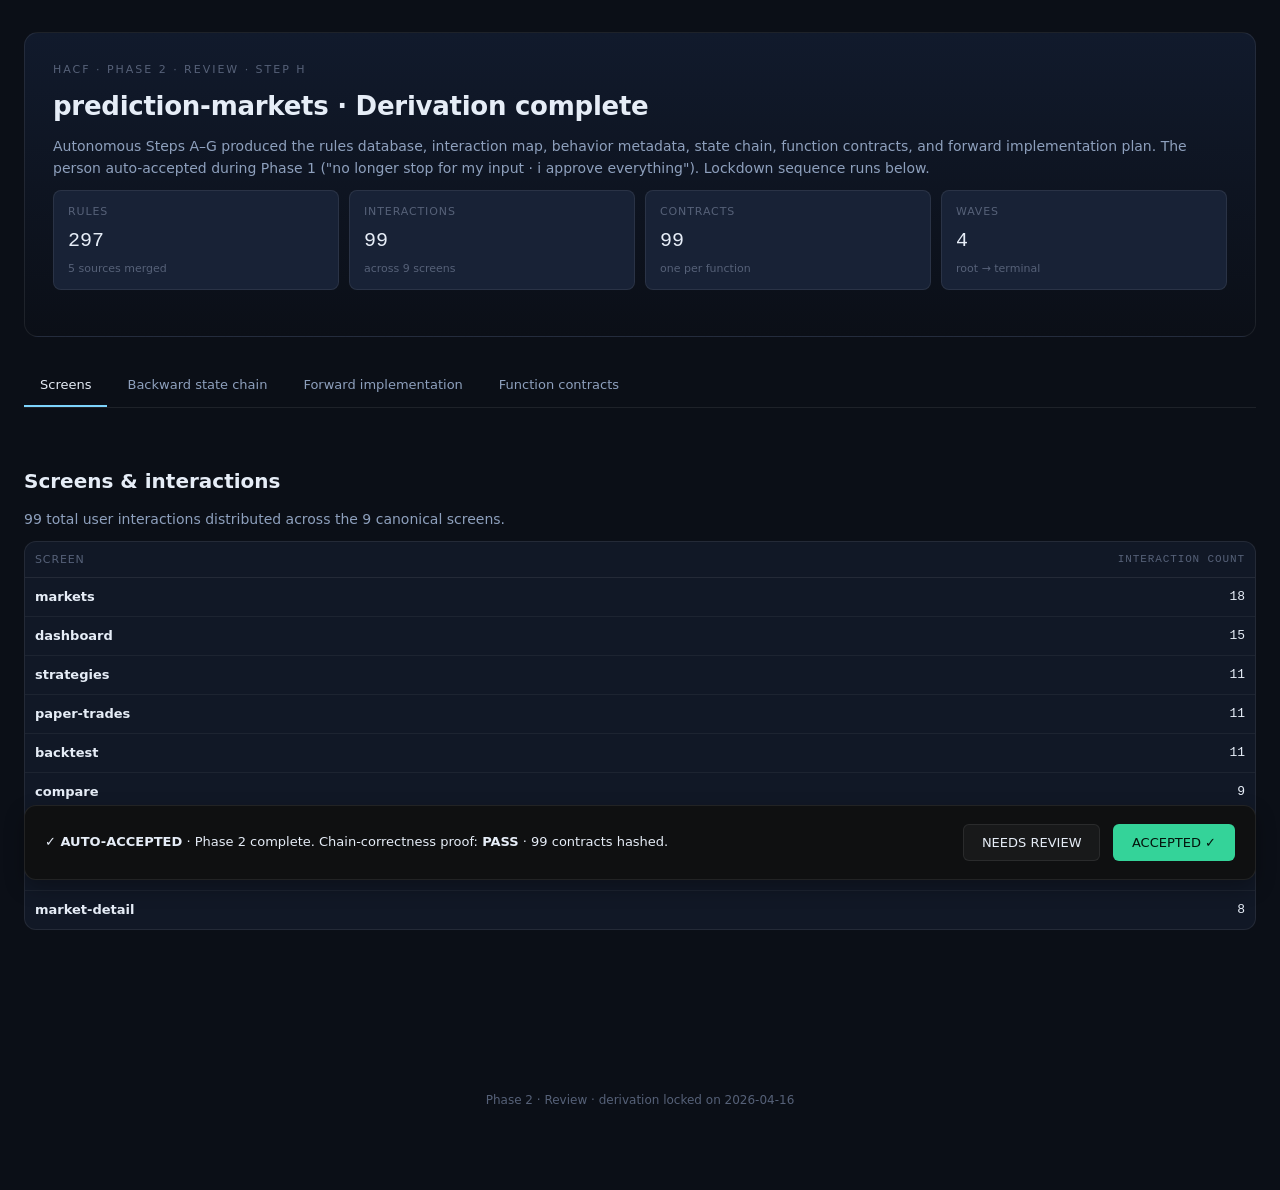
<file: .hacf/prediction-markets/hacf-review-confirmation.html>
<!doctype html><html lang="en"><head><meta charset="utf-8"><meta name="viewport" content="width=device-width,initial-scale=1"><title>prediction-markets — Phase 2 Review</title>
<style>
  :root {
    --bg:#0b0f17;--bg-panel:#0f1011;--bg-surface:#111826;--bg-elevated:#182236;
    --fg:#e6edf7;--fg-dim:#8ea0bd;--fg-mute:#566178;
    --accent:#7dd3fc;--success:#34d399;--danger:#f87171;--warning:#fbbf24;
    --border:rgba(255,255,255,0.08);--border-subtle:rgba(255,255,255,0.05);
    --sans:'Inter Variable',Inter,-apple-system,'Segoe UI',Roboto,system-ui,sans-serif;
    --mono:'Berkeley Mono','JetBrains Mono',ui-monospace,'SFMono-Regular',Menlo,Consolas,monospace;
  }
  *{box-sizing:border-box}html,body{margin:0;padding:0;background:var(--bg);color:var(--fg);font-family:var(--sans);font-size:14px;line-height:1.55;font-feature-settings:'cv01','ss03','tnum'}
  body{font-variant-numeric:tabular-nums}
  a{color:var(--accent);text-decoration:none}a:hover{text-decoration:underline}
  code,.mono{font-family:var(--mono);font-variant-numeric:tabular-nums}
  .wrap{max-width:1280px;margin:0 auto;padding:32px 24px 80px}
  .hero{background:linear-gradient(180deg,#111a2c 0%,#0b0f17 100%);border:1px solid var(--border);border-radius:14px;padding:28px 28px}
  .eyebrow{font-size:11px;letter-spacing:0.18em;text-transform:uppercase;color:var(--fg-mute)}
  h1{font-size:26px;font-weight:650;letter-spacing:-0.01em;margin:8px 0 10px}
  h2{font-size:20px;font-weight:600;margin:32px 0 12px}
  h3{font-size:15px;font-weight:600;margin:16px 0 6px}
  p{color:var(--fg-dim);margin:0 0 10px}
  .tabs{display:flex;gap:4px;margin:28px 0 8px;border-bottom:1px solid var(--border)}
  .tab{padding:10px 16px;cursor:pointer;font-size:13px;color:var(--fg-dim);border-bottom:2px solid transparent}
  .tab.active{color:var(--fg);border-bottom-color:var(--accent)}
  .tab:hover{color:var(--fg)}
  .panel{display:none;padding:18px 0}.panel.active{display:block}
  .card{background:var(--bg-surface);border:1px solid var(--border);border-radius:12px;padding:16px 18px;margin-bottom:12px}
  .stat-grid{display:grid;grid-template-columns:repeat(4,1fr);gap:10px;margin-bottom:18px}
  @media(max-width:900px){.stat-grid{grid-template-columns:repeat(2,1fr)}}
  .stat{background:var(--bg-elevated);border:1px solid var(--border);border-radius:8px;padding:12px 14px}
  .stat .k{font-size:11px;color:var(--fg-mute);text-transform:uppercase;letter-spacing:0.08em}
  .stat .v{font-family:var(--mono);font-size:20px;margin-top:5px}
  .stat .d{font-size:11px;color:var(--fg-mute);margin-top:4px}
  table{width:100%;border-collapse:collapse;font-size:13px}
  th,td{text-align:left;padding:9px 10px;border-bottom:1px solid var(--border-subtle)}
  th{font-size:11px;color:var(--fg-mute);text-transform:uppercase;letter-spacing:0.08em;font-weight:510;border-bottom:1px solid var(--border)}
  tr:last-child td{border-bottom:none}
  td.num,th.num{font-family:var(--mono);text-align:right}
  .pill{display:inline-flex;align-items:center;gap:5px;font-size:11px;font-weight:510;padding:2px 10px;border-radius:999px;font-family:var(--sans)}
  .pill.ok{background:rgba(52,211,153,0.14);color:var(--success)}
  .pill.warn{background:rgba(251,191,36,0.14);color:var(--warning)}
  .pill.danger{background:rgba(248,113,113,0.14);color:var(--danger)}
  .pill.accent{background:rgba(125,211,252,0.12);color:var(--accent)}
  .pill.dim{background:rgba(142,160,189,0.12);color:var(--fg-dim)}
  .wave{background:var(--bg-elevated);border:1px solid var(--border);border-radius:10px;padding:14px 16px;margin-bottom:10px}
  .wave-head{display:flex;justify-content:space-between;align-items:center;margin-bottom:8px}
  .wave-head .t{font-weight:600;font-size:14px}
  .wave-head .meta{color:var(--fg-mute);font-size:12px;font-family:var(--mono)}
  .chain-list{list-style:none;padding:0;margin:0;border-left:2px solid var(--border);padding-left:12px}
  .chain-list li{padding:4px 0;font-size:13px;color:var(--fg-dim)}
  .chain-list li code{color:var(--accent)}
  .approve{position:sticky;bottom:20px;margin-top:32px;background:var(--bg-panel);border:1px solid var(--border);border-radius:12px;padding:18px 20px;display:flex;align-items:center;justify-content:space-between;box-shadow:rgba(0,0,0,0.3) 0 8px 20px}
  .approve-text{color:var(--fg);font-size:13px}
  .btn{font-size:13px;font-weight:510;padding:10px 18px;border-radius:6px;border:1px solid transparent;cursor:pointer;font-family:var(--sans)}
  .btn.accept{background:var(--success);color:#04140c}
  .btn.review{background:rgba(255,255,255,0.04);color:var(--fg);border-color:var(--border);margin-right:8px}
  .foot{margin-top:24px;color:var(--fg-mute);font-size:12px;text-align:center}
</style>
<script>
  function tab(name,ev){document.querySelectorAll('.tab').forEach(t=>t.classList.remove('active'));document.querySelectorAll('.panel').forEach(p=>p.classList.remove('active'));ev.currentTarget.classList.add('active');document.getElementById(name).classList.add('active');}
</script></head><body>
<div class="wrap">
<section class="hero">
  <div class="eyebrow">HACF · Phase 2 · Review · Step H</div>
  <h1>prediction-markets · Derivation complete</h1>
  <p>Autonomous Steps A–G produced the rules database, interaction map, behavior metadata, state chain, function contracts, and forward implementation plan. The person auto-accepted during Phase 1 ("no longer stop for my input · i approve everything"). Lockdown sequence runs below.</p>
  <div class="stat-grid">
    <div class="stat"><div class="k">Rules</div><div class="v">297</div><div class="d">5 sources merged</div></div>
    <div class="stat"><div class="k">Interactions</div><div class="v">99</div><div class="d">across 9 screens</div></div>
    <div class="stat"><div class="k">Contracts</div><div class="v">99</div><div class="d">one per function</div></div>
    <div class="stat"><div class="k">Waves</div><div class="v">4</div><div class="d">root → terminal</div></div>
  </div>
</section>

<div class="tabs">
  <div class="tab active" onclick="tab('p1',event)">Screens</div>
  <div class="tab" onclick="tab('p2',event)">Backward state chain</div>
  <div class="tab" onclick="tab('p3',event)">Forward implementation</div>
  <div class="tab" onclick="tab('p4',event)">Function contracts</div>
</div>

<section class="panel active" id="p1">
  <h2>Screens & interactions</h2>
  <p>99 total user interactions distributed across the 9 canonical screens.</p>
  <div class="card" style="padding:0"><table><thead><tr><th>Screen</th><th class="num">Interaction count</th></tr></thead><tbody><tr><td><b>markets</b></td><td class='num'>18</td></tr><tr><td><b>dashboard</b></td><td class='num'>15</td></tr><tr><td><b>strategies</b></td><td class='num'>11</td></tr><tr><td><b>paper-trades</b></td><td class='num'>11</td></tr><tr><td><b>backtest</b></td><td class='num'>11</td></tr><tr><td><b>compare</b></td><td class='num'>9</td></tr><tr><td><b>portfolio</b></td><td class='num'>8</td></tr><tr><td><b>data-ingestion</b></td><td class='num'>8</td></tr><tr><td><b>market-detail</b></td><td class='num'>8</td></tr></tbody></table></div>
</section>

<section class="panel" id="p2">
  <h2>Backward chain (terminal → root)</h2>
  <p>Each terminal state traced backward through its dependencies. Leaf nodes (tagged) directly produce the observable signal.</p>
  <div class='card'><h3>TS-01 — application-opens-and-strategy-trades-live</h3><p>The person opens the application, toggles a strategy-state to on with strategy-assigned-capital > 0, and within one live-price-feed poll cycle at least one paper-fill is recorded whose source = the toggled strategy-id.</p><ul class='chain-list'><li><code>I-STR-002</code> · strategies · toggle Kelly sizing ON <span class='pill accent'>leaf</span><br><span style='font-size:11px;color:var(--fg-mute)'>deps: I-STR-001, I-STR-005</span></li><li><code>I-MD-005</code> · market-detail · click submit-paper-trade <span class='pill accent'>leaf</span><br><span style='font-size:11px;color:var(--fg-mute)'>deps: I-MD-001, I-MD-002, I-MD-004</span></li><li><code>I-DASH-013</code> · dashboard · click on a row in recent-trades-panel <span class='pill accent'>leaf</span><br><span style='font-size:11px;color:var(--fg-mute)'>deps: —</span></li><li><code>I-STR-001</code> · strategies · page load<br><span style='font-size:11px;color:var(--fg-mute)'>deps: —</span></li><li><code>I-STR-005</code> · strategies · change strategy assigned capital<br><span style='font-size:11px;color:var(--fg-mute)'>deps: I-STR-001</span></li><li><code>I-MD-001</code> · market-detail · page load<br><span style='font-size:11px;color:var(--fg-mute)'>deps: —</span></li><li><code>I-MD-002</code> · market-detail · click BUY YES button<br><span style='font-size:11px;color:var(--fg-mute)'>deps: I-MD-001</span></li><li><code>I-MD-004</code> · market-detail · change size input<br><span style='font-size:11px;color:var(--fg-mute)'>deps: I-MD-001</span></li></ul></div><div class='card'><h3>TS-02 — backtest-produces-scored-results</h3><p>The person selects a strategy-id, ≥1 platform, a date-range, and a simulated-bankroll on the backtest screen, clicks run-backtest-button, and receives a backtest-result containing final-equity, sharpe-ratio, brier-score, win-rate, and an equity-curve-series. No real-money api is contacted during the run.</p><ul class='chain-list'><li><code>I-BT-006</code> · backtest · click run-backtest button <span class='pill accent'>leaf</span><br><span style='font-size:11px;color:var(--fg-mute)'>deps: I-BT-001</span></li><li><code>I-BT-007</code> · backtest · run-backtest completes successfully <span class='pill accent'>leaf</span><br><span style='font-size:11px;color:var(--fg-mute)'>deps: I-BT-001</span></li><li><code>I-BT-001</code> · backtest · page load<br><span style='font-size:11px;color:var(--fg-mute)'>deps: —</span></li></ul></div><div class='card'><h3>TS-03 — cross-platform-and-cross-time-comparison</h3><p>The person adds two or more comparison-run entries on the compare screen that cover (a) at least two distinct platforms, or (b) at least two distinct date-ranges, and sees a single overlay-pnl-chart with color-coded series per run plus a comparison-table listing pnl, sharpe-ratio, brier-score, and win-rate per run.</p><ul class='chain-list'><li><code>I-CMP-005</code> · compare · confirm run selection in picker <span class='pill accent'>leaf</span><br><span style='font-size:11px;color:var(--fg-mute)'>deps: I-CMP-001, I-CMP-003</span></li><li><code>I-CMP-008</code> · compare · TS-03 satisfied condition <span class='pill accent'>leaf</span><br><span style='font-size:11px;color:var(--fg-mute)'>deps: I-CMP-001</span></li><li><code>I-CMP-001</code> · compare · page load<br><span style='font-size:11px;color:var(--fg-mute)'>deps: —</span></li><li><code>I-CMP-003</code> · compare · pick 'add from backtest'<br><span style='font-size:11px;color:var(--fg-mute)'>deps: I-CMP-001, I-CMP-002</span></li><li><code>I-CMP-002</code> · compare · click add-run button<br><span style='font-size:11px;color:var(--fg-mute)'>deps: I-CMP-001</span></li></ul></div>
</section>

<section class="panel" id="p3">
  <h2>Forward implementation plan (4 waves)</h2>
  <p>Wave 0 = no dependencies; each subsequent wave depends on the previous.</p>
  <div class='wave'><div class='wave-head'><span class='t'>Wave 0</span><span class='meta'>40 interactions · 33 simple / 7 moderate / 0 complex</span></div><table><thead><tr><th>ID</th><th>Target function</th><th>Screen</th><th>Async</th><th>Complexity</th></tr></thead><tbody><tr><td><code>I-CMP-001</code></td><td class='mono'>handle_i_cmp_001</td><td>compare</td><td>async-await</td><td>moderate</td></tr><tr><td><code>I-PF-001</code></td><td class='mono'>handle_i_pf_001</td><td>portfolio</td><td>async-await</td><td>moderate</td></tr><tr><td><code>I-DI-001</code></td><td class='mono'>handle_i_di_001</td><td>data-ingestion</td><td>async-await</td><td>moderate</td></tr><tr><td><code>I-DASH-001</code></td><td class='mono'>handle_i_dash_001</td><td>dashboard</td><td>sync</td><td>simple</td></tr><tr><td><code>I-DASH-002</code></td><td class='mono'>handle_i_dash_002</td><td>dashboard</td><td>sync</td><td>simple</td></tr><tr><td><code>I-DASH-003</code></td><td class='mono'>handle_i_dash_003</td><td>dashboard</td><td>sync</td><td>simple</td></tr><tr><td><code>I-DASH-004</code></td><td class='mono'>handle_i_dash_004</td><td>dashboard</td><td>sync</td><td>simple</td></tr><tr><td><code>I-DASH-005</code></td><td class='mono'>handle_i_dash_005</td><td>dashboard</td><td>sync</td><td>simple</td></tr><tr><td><code>I-DASH-006</code></td><td class='mono'>handle_i_dash_006</td><td>dashboard</td><td>sync</td><td>simple</td></tr><tr><td><code>I-DASH-007</code></td><td class='mono'>handle_i_dash_007</td><td>dashboard</td><td>sync</td><td>simple</td></tr><tr><td><code>I-DASH-008</code></td><td class='mono'>handle_i_dash_008</td><td>dashboard</td><td>sync</td><td>simple</td></tr><tr><td><code>I-DASH-009</code></td><td class='mono'>handle_i_dash_009</td><td>dashboard</td><td>async-await</td><td>simple</td></tr><tr><td><code>I-DASH-010</code></td><td class='mono'>handle_i_dash_010</td><td>dashboard</td><td>async-await</td><td>simple</td></tr><tr><td><code>I-DASH-011</code></td><td class='mono'>handle_i_dash_011</td><td>dashboard</td><td>sync</td><td>simple</td></tr><tr><td><code>I-DASH-012</code></td><td class='mono'>handle_i_dash_012</td><td>dashboard</td><td>sync</td><td>simple</td></tr><tr><td><code>I-DASH-013</code></td><td class='mono'>handle_i_dash_013</td><td>dashboard</td><td>sync</td><td>simple</td></tr><tr><td><code>I-DASH-014</code></td><td class='mono'>handle_i_dash_014</td><td>dashboard</td><td>sync</td><td>simple</td></tr><tr><td><code>I-DASH-015</code></td><td class='mono'>handle_i_dash_015</td><td>dashboard</td><td>sync</td><td>simple</td></tr><tr><td><code>I-MKT-001</code></td><td class='mono'>handle_i_mkt_001</td><td>markets</td><td>sync</td><td>simple</td></tr><tr><td><code>I-MKT-002</code></td><td class='mono'>handle_i_mkt_002</td><td>markets</td><td>async-await</td><td>simple</td></tr><tr><td><code>I-MKT-003</code></td><td class='mono'>handle_i_mkt_003</td><td>markets</td><td>async-await</td><td>simple</td></tr><tr><td><code>I-MKT-004</code></td><td class='mono'>handle_i_mkt_004</td><td>markets</td><td>async-await</td><td>simple</td></tr><tr><td><code>I-MKT-005</code></td><td class='mono'>handle_i_mkt_005</td><td>markets</td><td>async-await</td><td>simple</td></tr><tr><td><code>I-MKT-006</code></td><td class='mono'>handle_i_mkt_006</td><td>markets</td><td>async-await</td><td>simple</td></tr><tr><td><code>I-MKT-007</code></td><td class='mono'>handle_i_mkt_007</td><td>markets</td><td>async-await</td><td>simple</td></tr><tr><td><code>I-MKT-008</code></td><td class='mono'>handle_i_mkt_008</td><td>markets</td><td>async-await</td><td>simple</td></tr><tr><td><code>I-MKT-009</code></td><td class='mono'>handle_i_mkt_009</td><td>markets</td><td>async-await</td><td>simple</td></tr><tr><td><code>I-MKT-010</code></td><td class='mono'>handle_i_mkt_010</td><td>markets</td><td>async-await</td><td>simple</td></tr><tr><td><code>I-MKT-011</code></td><td class='mono'>handle_i_mkt_011</td><td>markets</td><td>async-await</td><td>simple</td></tr><tr><td><code>I-MKT-012</code></td><td class='mono'>handle_i_mkt_012</td><td>markets</td><td>async-await</td><td>simple</td></tr><tr><td><code>I-MKT-013</code></td><td class='mono'>handle_i_mkt_013</td><td>markets</td><td>async-await</td><td>simple</td></tr><tr><td><code>I-MKT-014</code></td><td class='mono'>handle_i_mkt_014</td><td>markets</td><td>async-await</td><td>simple</td></tr><tr><td><code>I-MKT-015</code></td><td class='mono'>handle_i_mkt_015</td><td>markets</td><td>async-await</td><td>simple</td></tr><tr><td><code>I-MKT-016</code></td><td class='mono'>handle_i_mkt_016</td><td>markets</td><td>sync</td><td>simple</td></tr><tr><td><code>I-MKT-017</code></td><td class='mono'>handle_i_mkt_017</td><td>markets</td><td>async-await</td><td>simple</td></tr><tr><td><code>I-MKT-018</code></td><td class='mono'>handle_i_mkt_018</td><td>markets</td><td>sync</td><td>simple</td></tr><tr><td><code>I-MD-001</code></td><td class='mono'>handle_i_md_001</td><td>market-detail</td><td>async-await</td><td>moderate</td></tr><tr><td><code>I-STR-001</code></td><td class='mono'>handle_i_str_001</td><td>strategies</td><td>async-await</td><td>moderate</td></tr><tr><td><code>I-PT-001</code></td><td class='mono'>handle_i_pt_001</td><td>paper-trades</td><td>async-await</td><td>moderate</td></tr><tr><td><code>I-BT-001</code></td><td class='mono'>handle_i_bt_001</td><td>backtest</td><td>async-await</td><td>moderate</td></tr></tbody></table></div><div class='wave'><div class='wave-head'><span class='t'>Wave 1</span><span class='meta'>53 interactions · 46 simple / 5 moderate / 2 complex</span></div><table><thead><tr><th>ID</th><th>Target function</th><th>Screen</th><th>Async</th><th>Complexity</th></tr></thead><tbody><tr><td><code>I-CMP-002</code></td><td class='mono'>handle_i_cmp_002</td><td>compare</td><td>sync</td><td>simple</td></tr><tr><td><code>I-CMP-006</code></td><td class='mono'>handle_i_cmp_006</td><td>compare</td><td>async-await</td><td>simple</td></tr><tr><td><code>I-CMP-007</code></td><td class='mono'>handle_i_cmp_007</td><td>compare</td><td>sync</td><td>simple</td></tr><tr><td><code>I-CMP-008</code></td><td class='mono'>handle_i_cmp_008</td><td>compare</td><td>sync</td><td>simple</td></tr><tr><td><code>I-CMP-009</code></td><td class='mono'>handle_i_cmp_009</td><td>compare</td><td>sync</td><td>simple</td></tr><tr><td><code>I-PF-002</code></td><td class='mono'>handle_i_pf_002</td><td>portfolio</td><td>async-await</td><td>simple</td></tr><tr><td><code>I-PF-003</code></td><td class='mono'>handle_i_pf_003</td><td>portfolio</td><td>async-await</td><td>simple</td></tr><tr><td><code>I-PF-004</code></td><td class='mono'>handle_i_pf_004</td><td>portfolio</td><td>async-await</td><td>simple</td></tr><tr><td><code>I-PF-005</code></td><td class='mono'>handle_i_pf_005</td><td>portfolio</td><td>sync</td><td>simple</td></tr><tr><td><code>I-PF-006</code></td><td class='mono'>handle_i_pf_006</td><td>portfolio</td><td>async-await</td><td>simple</td></tr><tr><td><code>I-PF-007</code></td><td class='mono'>handle_i_pf_007</td><td>portfolio</td><td>sync</td><td>simple</td></tr><tr><td><code>I-PF-008</code></td><td class='mono'>handle_i_pf_008</td><td>portfolio</td><td>sync</td><td>simple</td></tr><tr><td><code>I-DI-002</code></td><td class='mono'>handle_i_di_002</td><td>data-ingestion</td><td>async-await</td><td>moderate</td></tr><tr><td><code>I-DI-003</code></td><td class='mono'>handle_i_di_003</td><td>data-ingestion</td><td>async-await</td><td>moderate</td></tr><tr><td><code>I-DI-004</code></td><td class='mono'>handle_i_di_004</td><td>data-ingestion</td><td>async-await</td><td>complex</td></tr><tr><td><code>I-DI-005</code></td><td class='mono'>handle_i_di_005</td><td>data-ingestion</td><td>async-await</td><td>simple</td></tr><tr><td><code>I-DI-006</code></td><td class='mono'>handle_i_di_006</td><td>data-ingestion</td><td>sync</td><td>simple</td></tr><tr><td><code>I-DI-007</code></td><td class='mono'>handle_i_di_007</td><td>data-ingestion</td><td>async-await</td><td>simple</td></tr><tr><td><code>I-DI-008</code></td><td class='mono'>handle_i_di_008</td><td>data-ingestion</td><td>sync</td><td>simple</td></tr><tr><td><code>I-MD-002</code></td><td class='mono'>handle_i_md_002</td><td>market-detail</td><td>sync</td><td>simple</td></tr><tr><td><code>I-MD-003</code></td><td class='mono'>handle_i_md_003</td><td>market-detail</td><td>sync</td><td>simple</td></tr><tr><td><code>I-MD-004</code></td><td class='mono'>handle_i_md_004</td><td>market-detail</td><td>sync</td><td>simple</td></tr><tr><td><code>I-MD-006</code></td><td class='mono'>handle_i_md_006</td><td>market-detail</td><td>sync</td><td>simple</td></tr><tr><td><code>I-MD-007</code></td><td class='mono'>handle_i_md_007</td><td>market-detail</td><td>async-await</td><td>simple</td></tr><tr><td><code>I-MD-008</code></td><td class='mono'>handle_i_md_008</td><td>market-detail</td><td>sync</td><td>simple</td></tr><tr><td><code>I-STR-005</code></td><td class='mono'>handle_i_str_005</td><td>strategies</td><td>sync</td><td>simple</td></tr><tr><td><code>I-STR-003</code></td><td class='mono'>handle_i_str_003</td><td>strategies</td><td>async-await</td><td>simple</td></tr><tr><td><code>I-STR-004</code></td><td class='mono'>handle_i_str_004</td><td>strategies</td><td>sync</td><td>simple</td></tr><tr><td><code>I-STR-006</code></td><td class='mono'>handle_i_str_006</td><td>strategies</td><td>sync</td><td>simple</td></tr><tr><td><code>I-STR-007</code></td><td class='mono'>handle_i_str_007</td><td>strategies</td><td>sync</td><td>simple</td></tr><tr><td><code>I-STR-008</code></td><td class='mono'>handle_i_str_008</td><td>strategies</td><td>sync</td><td>simple</td></tr><tr><td><code>I-STR-009</code></td><td class='mono'>handle_i_str_009</td><td>strategies</td><td>sync</td><td>simple</td></tr><tr><td><code>I-STR-010</code></td><td class='mono'>handle_i_str_010</td><td>strategies</td><td>async-await</td><td>simple</td></tr><tr><td><code>I-STR-011</code></td><td class='mono'>handle_i_str_011</td><td>strategies</td><td>sync</td><td>simple</td></tr><tr><td><code>I-PT-002</code></td><td class='mono'>handle_i_pt_002</td><td>paper-trades</td><td>async-await</td><td>simple</td></tr><tr><td><code>I-PT-003</code></td><td class='mono'>handle_i_pt_003</td><td>paper-trades</td><td>async-await</td><td>simple</td></tr><tr><td><code>I-PT-004</code></td><td class='mono'>handle_i_pt_004</td><td>paper-trades</td><td>async-await</td><td>simple</td></tr><tr><td><code>I-PT-005</code></td><td class='mono'>handle_i_pt_005</td><td>paper-trades</td><td>async-await</td><td>simple</td></tr><tr><td><code>I-PT-006</code></td><td class='mono'>handle_i_pt_006</td><td>paper-trades</td><td>sync</td><td>simple</td></tr><tr><td><code>I-PT-007</code></td><td class='mono'>handle_i_pt_007</td><td>paper-trades</td><td>async-await</td><td>simple</td></tr><tr><td colspan='5' class='mono dim'>… +13 more …</td></tr></tbody></table></div><div class='wave'><div class='wave-head'><span class='t'>Wave 2</span><span class='meta'>5 interactions · 3 simple / 1 moderate / 1 complex</span></div><table><thead><tr><th>ID</th><th>Target function</th><th>Screen</th><th>Async</th><th>Complexity</th></tr></thead><tbody><tr><td><code>I-CMP-003</code></td><td class='mono'>handle_i_cmp_003</td><td>compare</td><td>async-await</td><td>simple</td></tr><tr><td><code>I-CMP-004</code></td><td class='mono'>handle_i_cmp_004</td><td>compare</td><td>async-await</td><td>simple</td></tr><tr><td><code>I-MD-005</code></td><td class='mono'>handle_i_md_005</td><td>market-detail</td><td>async-await</td><td>complex</td></tr><tr><td><code>I-STR-002</code></td><td class='mono'>handle_i_str_002</td><td>strategies</td><td>async-await</td><td>simple</td></tr><tr><td><code>I-BT-009</code></td><td class='mono'>handle_i_bt_009</td><td>backtest</td><td>async-await</td><td>moderate</td></tr></tbody></table></div><div class='wave'><div class='wave-head'><span class='t'>Wave 3</span><span class='meta'>1 interactions · 1 simple / 0 moderate / 0 complex</span></div><table><thead><tr><th>ID</th><th>Target function</th><th>Screen</th><th>Async</th><th>Complexity</th></tr></thead><tbody><tr><td><code>I-CMP-005</code></td><td class='mono'>handle_i_cmp_005</td><td>compare</td><td>async-await</td><td>simple</td></tr></tbody></table></div>
</section>

<section class="panel" id="p4">
  <h2>Function contracts (sample: paper-fill, strategies, backtests, sync, comparison)</h2>
  <p>99 contracts total — one per interaction's target_function. All inherit async/retry/concurrency/failure metadata from Step C; preconditions and postconditions trace to invariants and cross-screen conditions.</p>
  
</section>

<div class="approve">
  <div class="approve-text">
    <b>✓ AUTO-ACCEPTED</b> · Phase 2 complete. Chain-correctness proof: <b>PASS</b> · 99 contracts hashed.
  </div>
  <div>
    <button class="btn review" disabled>NEEDS REVIEW</button>
    <button class="btn accept" disabled>ACCEPTED ✓</button>
  </div>
</div>

<div class="foot">Phase 2 · Review · derivation locked on 2026-04-16</div>
</div>
</body></html>
</file>
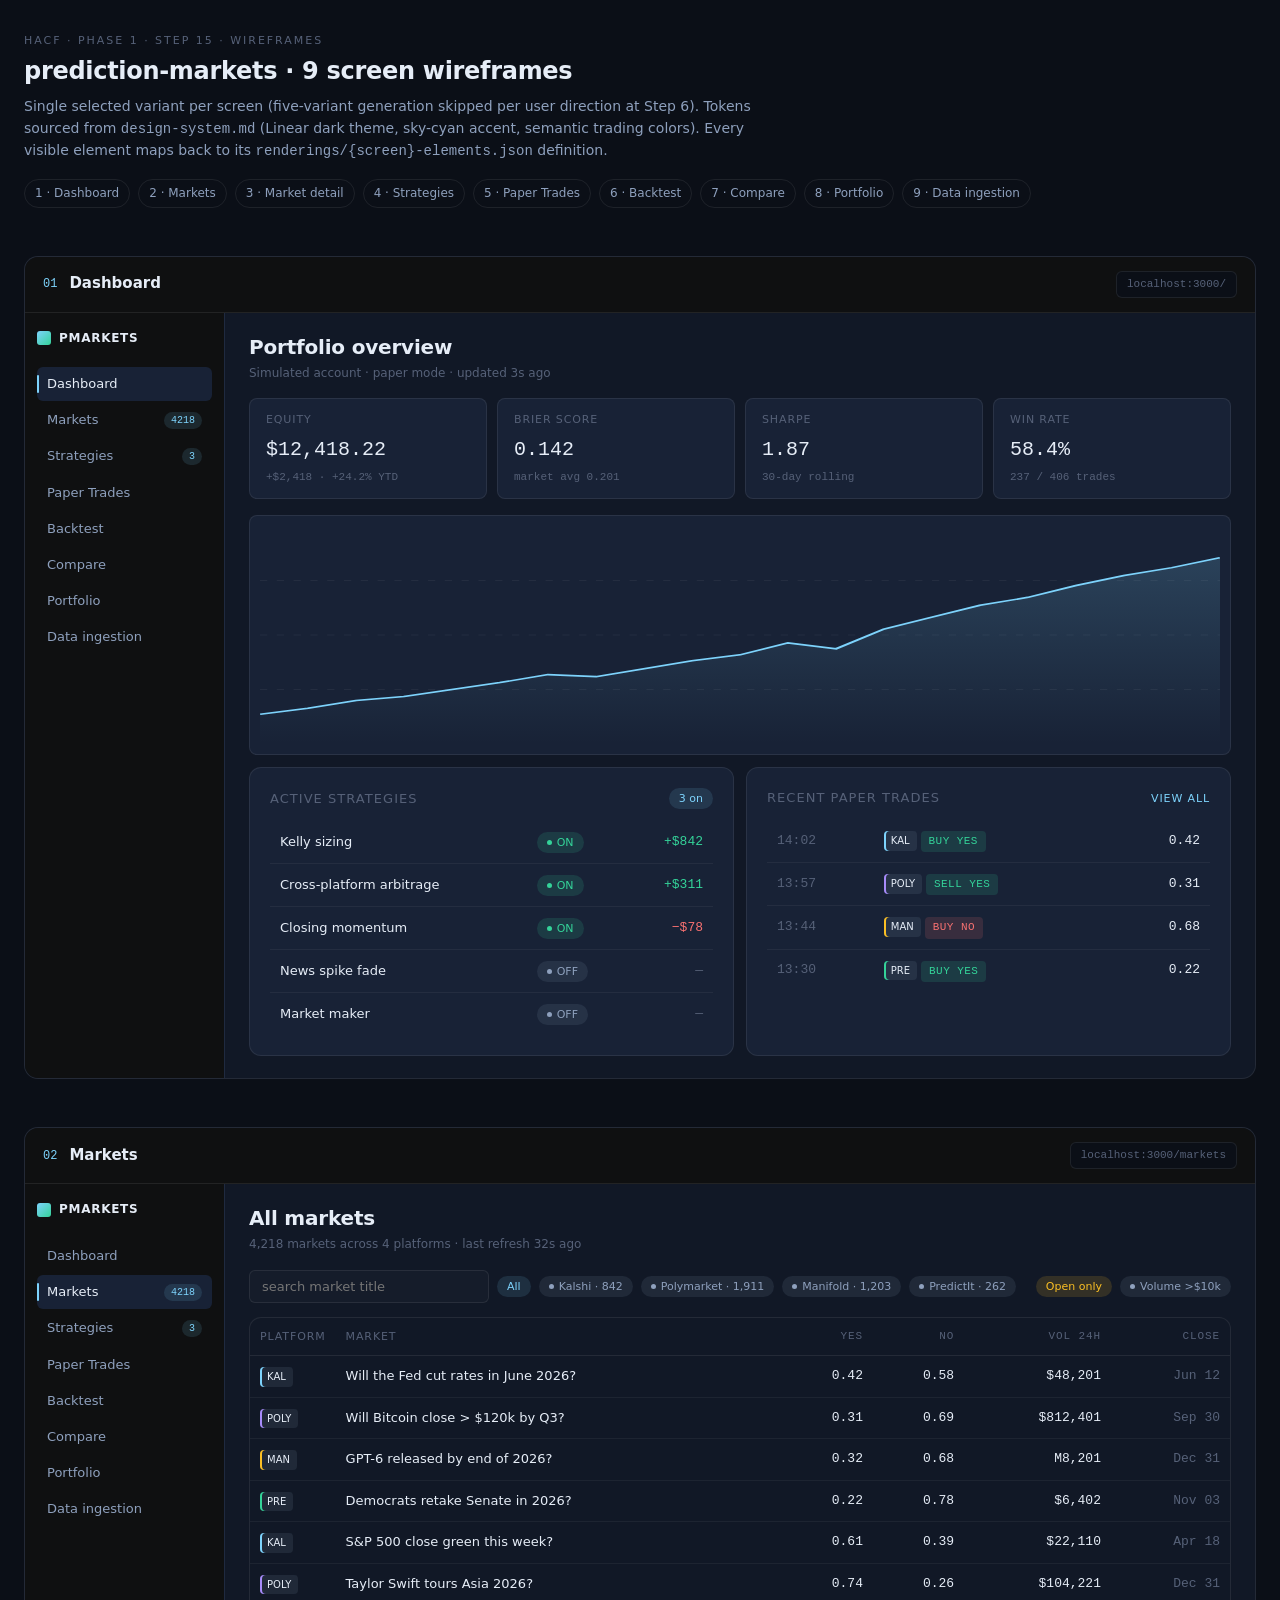
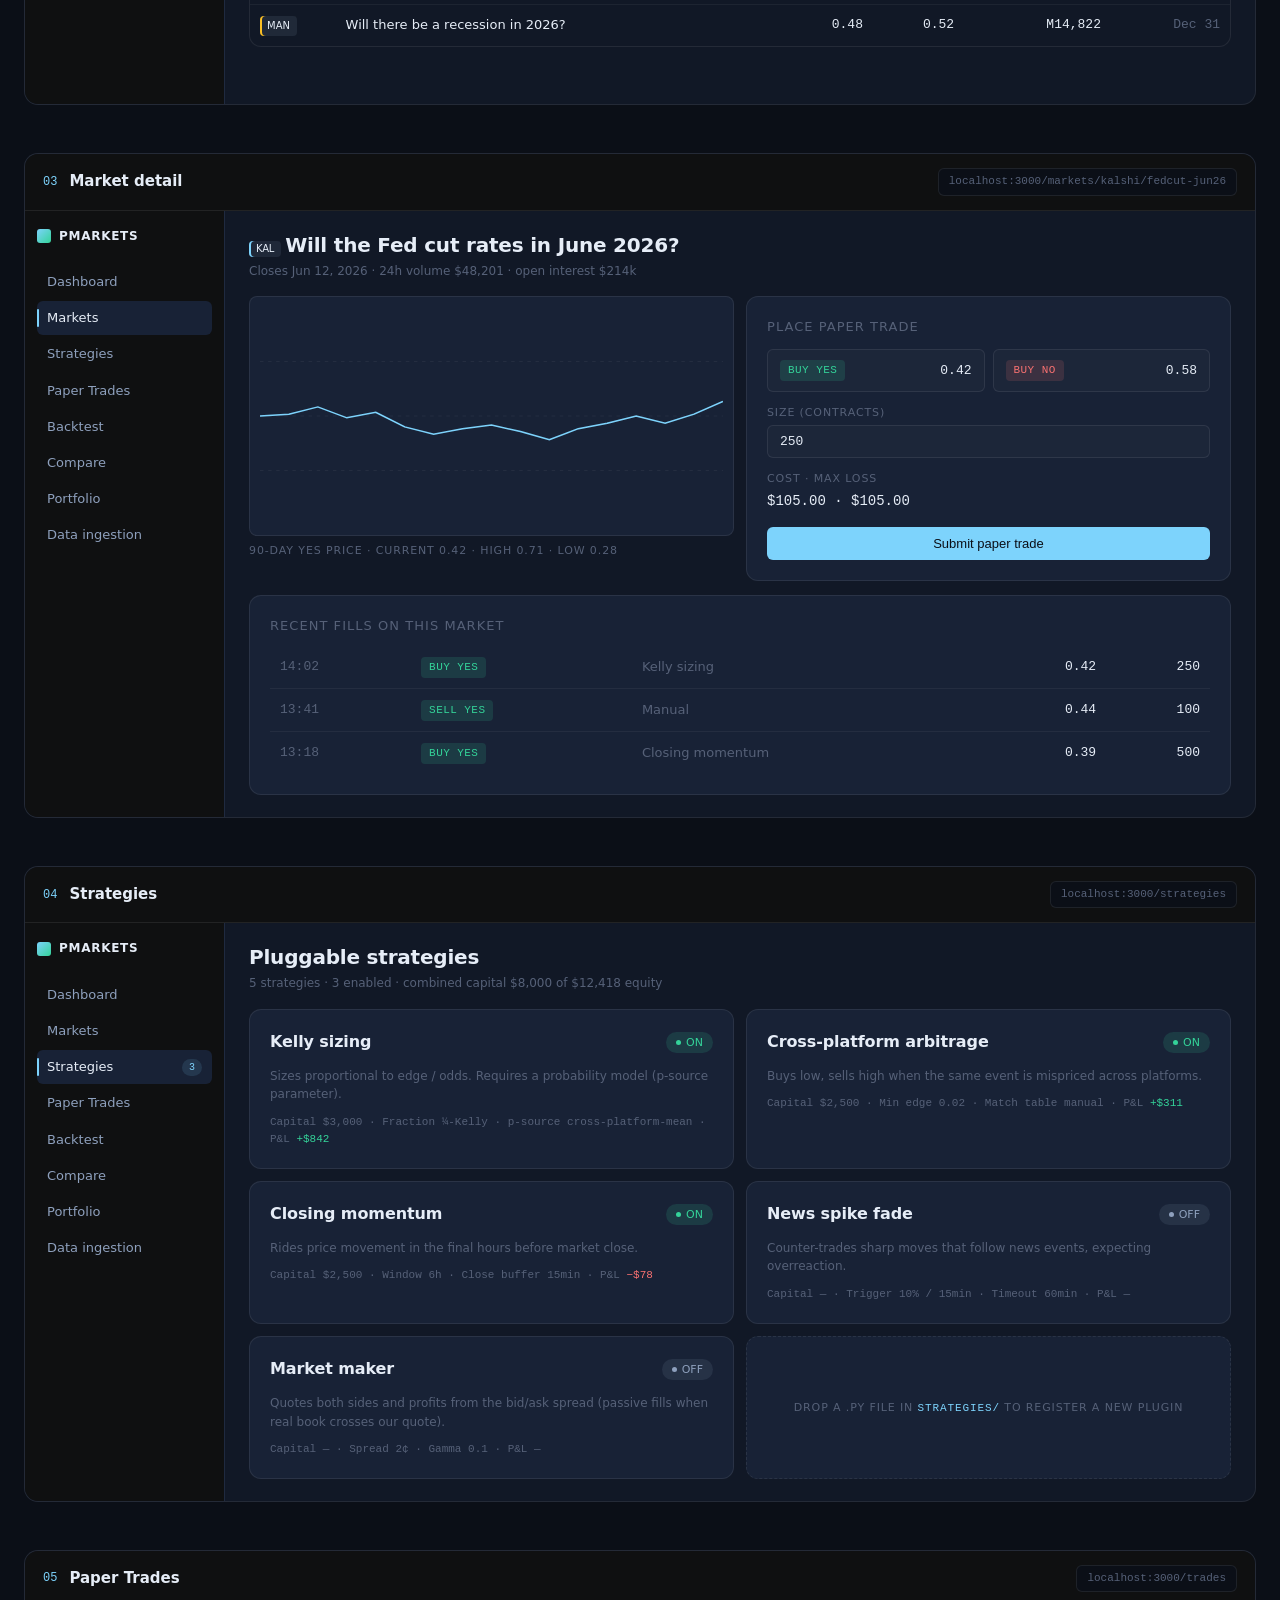
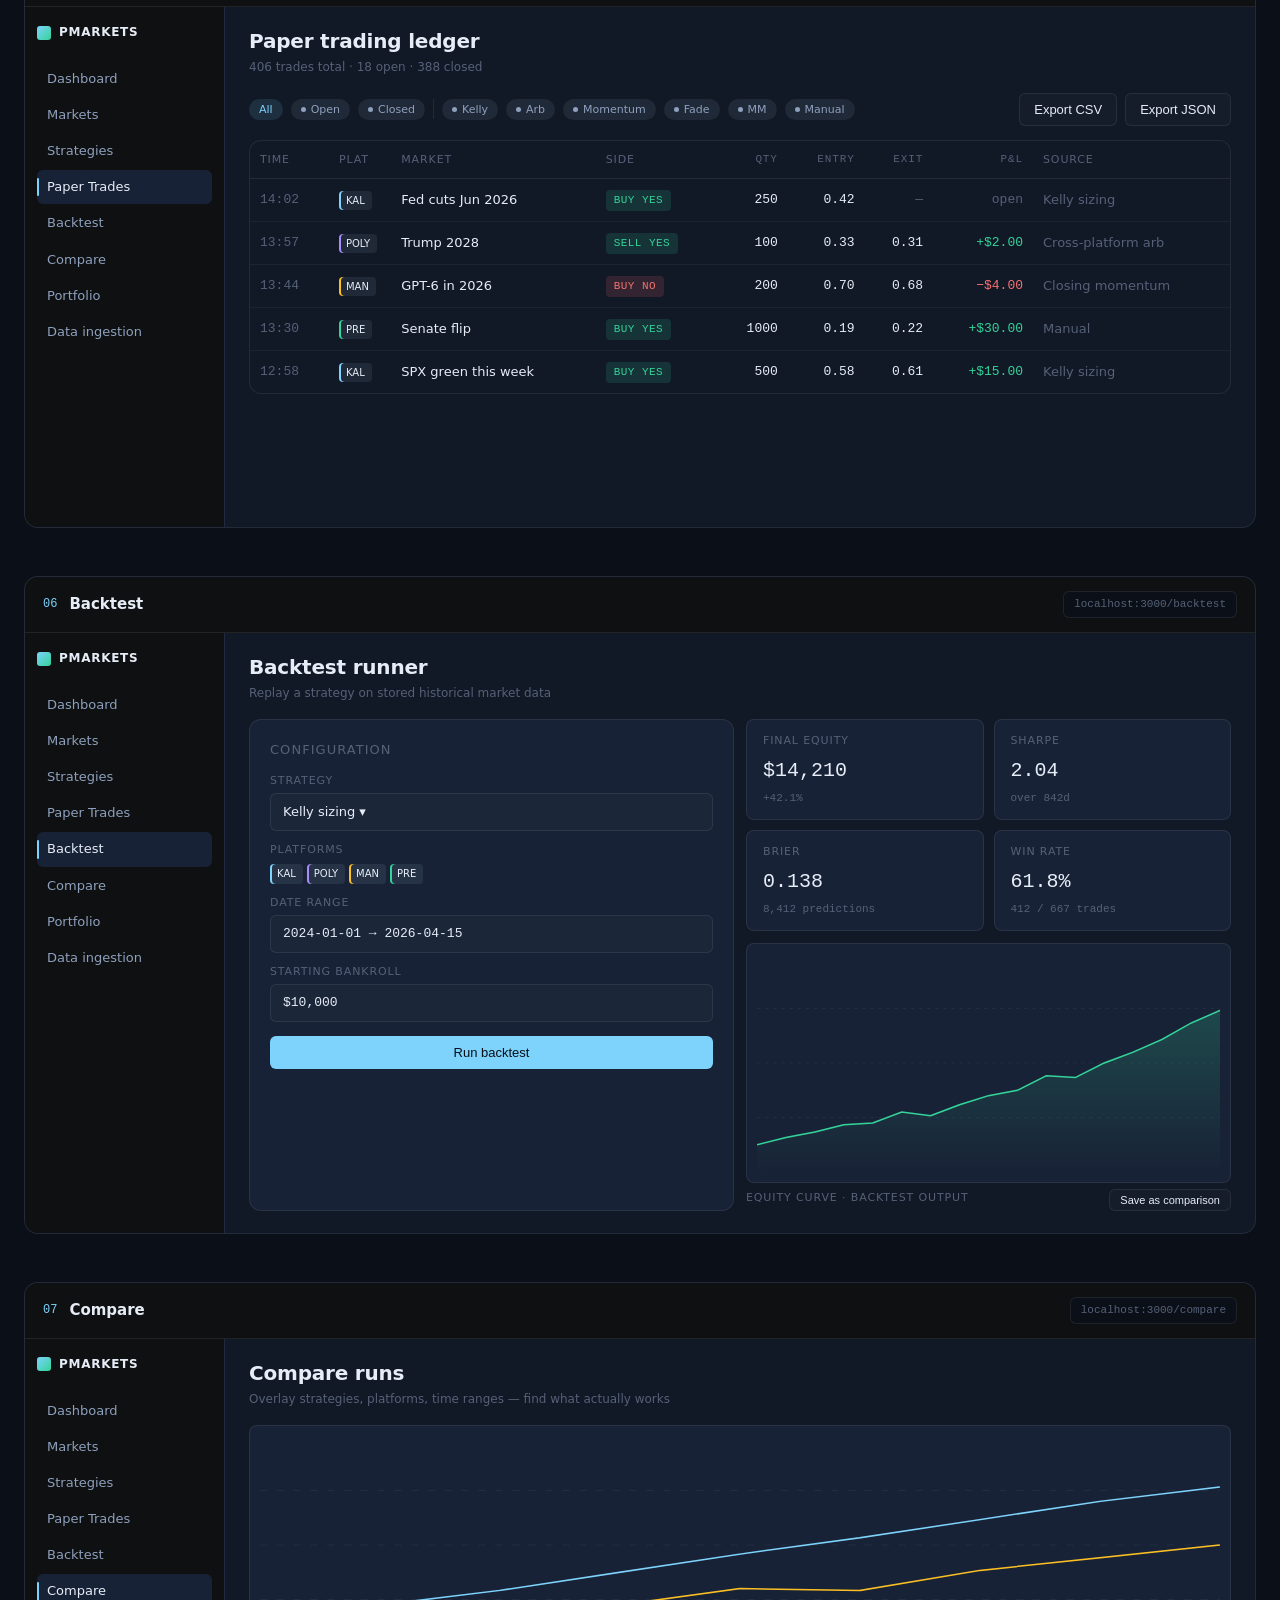
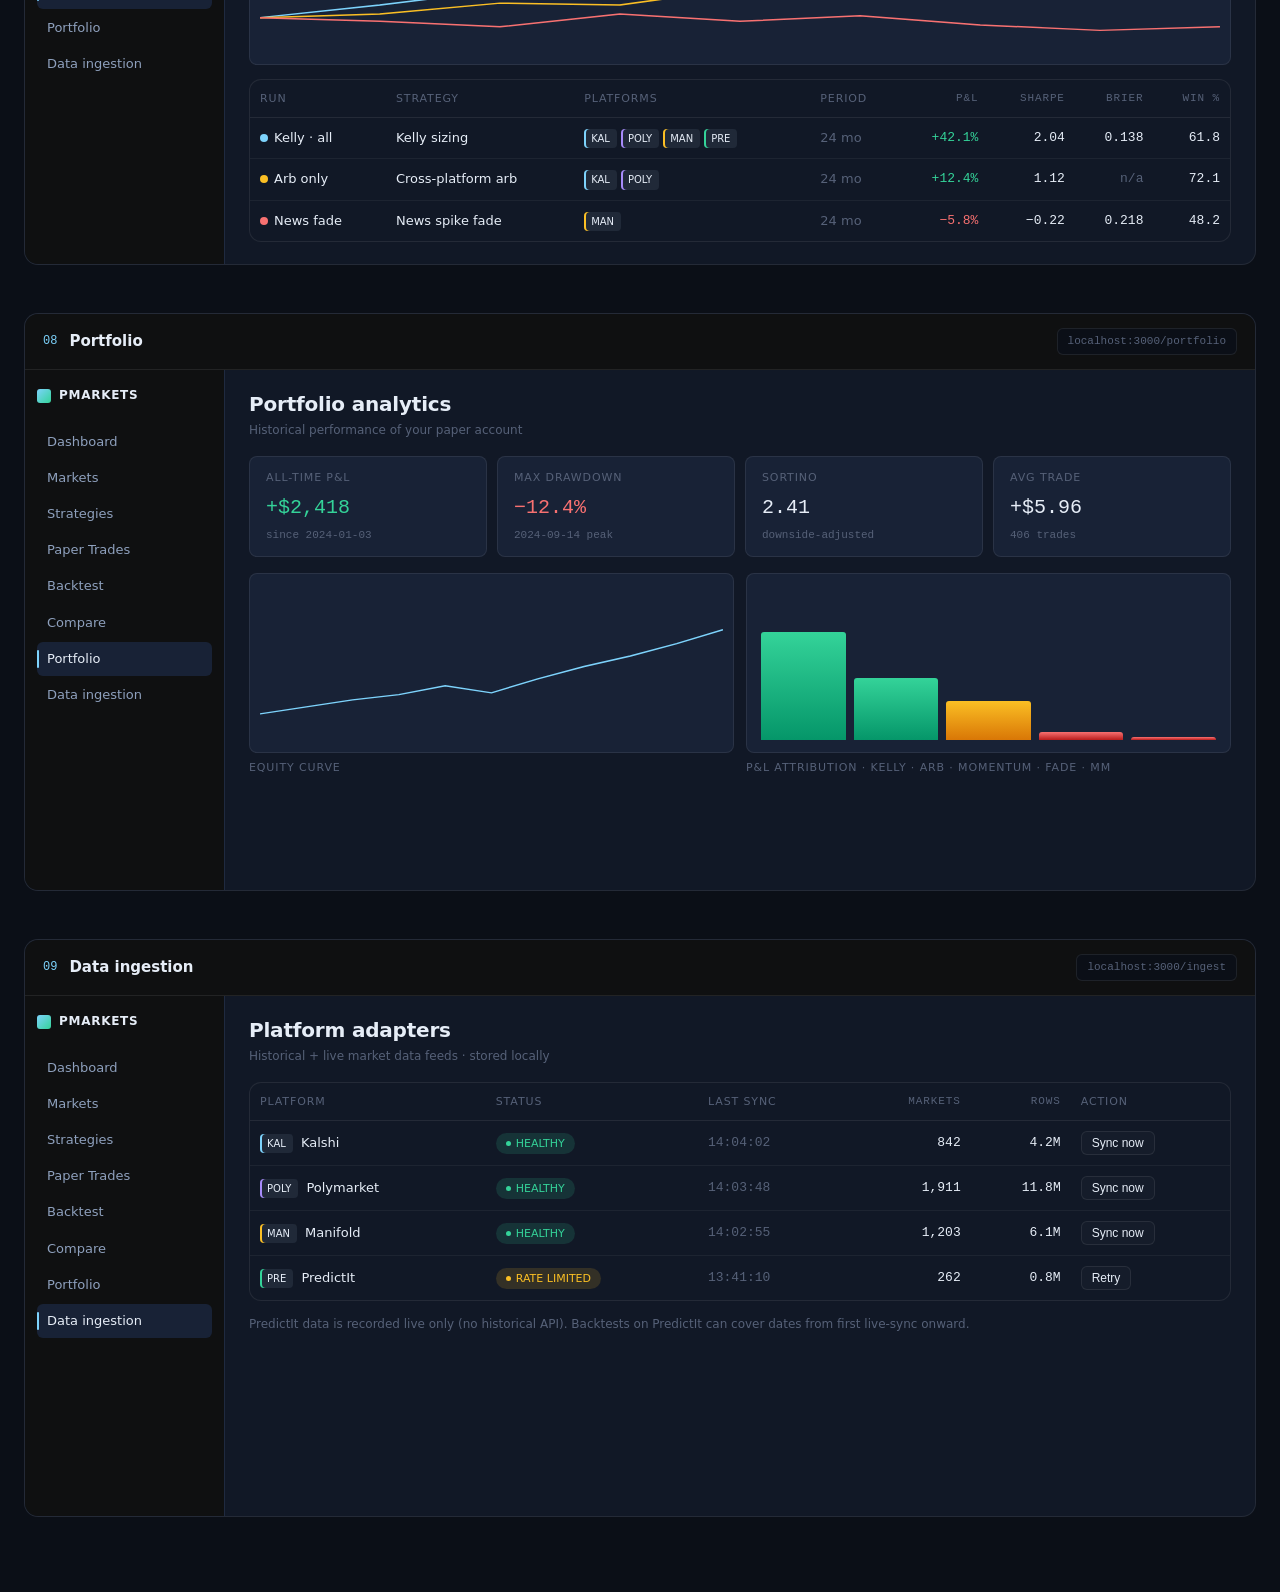
<file: .hacf/prediction-markets/wireframes/wireframes.html>
<!doctype html>
<html lang="en">
<head>
<meta charset="utf-8" />
<meta name="viewport" content="width=device-width,initial-scale=1" />
<title>prediction-markets — Wireframes (Step 15)</title>
<style>
  /* ================================================================
     Tokens from design-system.md (Linear-adapted) — do not mutate here;
     update design-system.md and regenerate.
     ================================================================ */
  :root {
    --bg:              #0b0f17;
    --bg-panel:        #0f1011;
    --bg-surface:      #111826;
    --bg-elevated:     #182236;
    --bg-overlay:      rgba(255,255,255,0.02);
    --bg-overlay-hover:rgba(255,255,255,0.05);
    --fg:              #e6edf7;
    --fg-secondary:    #d0d6e0;
    --fg-dim:          #8ea0bd;
    --fg-mute:         #566178;
    --fg-disabled:     #3e4555;
    --accent:          #7dd3fc;
    --accent-hover:    #a5e3fd;
    --accent-subtle:   rgba(125,211,252,0.12);
    --accent-border:   rgba(125,211,252,0.24);
    --success:         #34d399;
    --success-subtle:  rgba(52,211,153,0.14);
    --danger:          #f87171;
    --danger-subtle:   rgba(248,113,113,0.14);
    --warning:         #fbbf24;
    --warning-subtle:  rgba(251,191,36,0.14);
    --neutral-pill:    rgba(142,160,189,0.12);
    --border:          rgba(255,255,255,0.08);
    --border-subtle:   rgba(255,255,255,0.05);
    --border-strong:   #1f2a40;
    --border-accent:   #2b3a58;
    --radius-sm: 4px;  --radius-md: 6px;  --radius-lg: 8px;  --radius-xl: 12px;  --radius-2xl: 14px;  --radius-full: 9999px;
    --space-1: 4px; --space-2: 8px; --space-3: 12px; --space-4: 16px; --space-5: 20px; --space-6: 24px; --space-8: 32px;
    --shadow-sm: rgba(0,0,0,0.2) 0 0 0 1px;
    --shadow-md: rgba(0,0,0,0.4) 0 2px 6px;
    --shadow-focus: 0 0 0 2px rgba(125,211,252,0.35);
    --sans: 'Inter Variable', Inter, -apple-system, 'Segoe UI', Roboto, system-ui, sans-serif;
    --mono: 'Berkeley Mono', 'JetBrains Mono', ui-monospace, 'SFMono-Regular', Menlo, Consolas, monospace;
  }
  * { box-sizing: border-box; }
  html, body { margin: 0; padding: 0; background: var(--bg); color: var(--fg); font-family: var(--sans); font-size: 14px; line-height: 1.55; font-feature-settings: 'cv01','ss03','tnum'; }
  body { font-variant-numeric: tabular-nums; }
  .mono, code { font-family: var(--mono); font-variant-numeric: tabular-nums; }
  h1,h2,h3,h4 { margin: 0; }
  h1 { font-size: 24px; font-weight: 600; letter-spacing: -0.3px; line-height: 1.20; }
  h2 { font-size: 20px; font-weight: 600; letter-spacing: -0.2px; line-height: 1.25; }
  h3 { font-size: 16px; font-weight: 600; letter-spacing: -0.1px; }
  h4 { font-size: 13px; font-weight: 510; color: var(--fg-mute); text-transform: uppercase; letter-spacing: 0.08em; }
  .overline { font-size: 11px; font-weight: 510; color: var(--fg-mute); text-transform: uppercase; letter-spacing: 0.08em; }
  .pos { color: var(--success); } .neg { color: var(--danger); } .dim { color: var(--fg-mute); }

  /* Document wrapper */
  .doc { max-width: 1280px; margin: 0 auto; padding: 32px 24px 80px; }
  .doc > header { margin-bottom: 32px; }
  .doc > header .eyebrow { font-size: 11px; letter-spacing: 0.18em; text-transform: uppercase; color: var(--fg-mute); margin-bottom: 8px; }
  .doc > header h1 { margin-bottom: 10px; }
  .doc > header p { color: var(--fg-dim); max-width: 760px; margin: 0; }
  .toc { display: flex; flex-wrap: wrap; gap: 8px; margin-top: 16px; }
  .toc a { font-size: 12px; color: var(--fg-dim); padding: 4px 10px; border: 1px solid var(--border); border-radius: var(--radius-full); text-decoration: none; }
  .toc a:hover { color: var(--fg); background: var(--bg-overlay-hover); }

  /* Screen frame */
  .screen { margin-top: 48px; background: var(--bg-surface); border: 1px solid var(--border); border-radius: var(--radius-2xl); overflow: hidden; scroll-margin-top: 20px; }
  .screen-header { display: flex; align-items: center; justify-content: space-between; padding: 14px 18px; border-bottom: 1px solid var(--border); background: var(--bg-panel); }
  .screen-header .left { display: flex; align-items: center; gap: 12px; }
  .screen-header .num { font-family: var(--mono); font-size: 12px; color: var(--accent); }
  .screen-header .title { font-weight: 600; font-size: 15px; }
  .screen-header .url { font-family: var(--mono); font-size: 11px; color: var(--fg-mute); padding: 4px 10px; background: var(--bg); border: 1px solid var(--border); border-radius: var(--radius-md); }

  /* App layout: sidebar + main */
  .app { display: grid; grid-template-columns: 200px 1fr; min-height: 520px; }
  .sidebar { background: var(--bg-panel); border-right: 1px solid var(--border-strong); padding: 16px 12px; }
  .sidebar .brand { display: flex; align-items: center; gap: 8px; font-size: 12px; font-weight: 650; letter-spacing: 0.06em; margin-bottom: 20px; }
  .sidebar .brand::before { content: ""; display: inline-block; width: 14px; height: 14px; background: linear-gradient(135deg, var(--accent), var(--success)); border-radius: 3px; }
  .nav-list { list-style: none; padding: 0; margin: 0; }
  .nav-list li { font-size: 13px; font-weight: 510; color: var(--fg-dim); padding: 7px 10px; border-radius: var(--radius-md); margin-bottom: 2px; display: flex; justify-content: space-between; align-items: center; position: relative; }
  .nav-list li:hover { color: var(--fg); background: var(--bg-overlay-hover); }
  .nav-list li.active { color: var(--fg); background: var(--bg-elevated); }
  .nav-list li.active::before { content: ""; position: absolute; left: 0; top: 8px; bottom: 8px; width: 2px; background: var(--accent); border-radius: 2px; }
  .nav-list li .badge { font-size: 10px; color: var(--accent); background: var(--accent-subtle); border-radius: 10px; padding: 1px 7px; font-family: var(--mono); }
  .main { padding: 22px 24px; }
  .main > .head { margin-bottom: 16px; }
  .main > .head .sub { color: var(--fg-mute); font-size: 12px; margin-top: 4px; }

  /* Tiles */
  .tiles { display: grid; grid-template-columns: repeat(4, 1fr); gap: 10px; margin-bottom: 16px; }
  .tile { background: var(--bg-elevated); border: 1px solid var(--border); border-radius: var(--radius-lg); padding: 12px 16px; }
  .tile .k { font-size: 11px; font-weight: 510; color: var(--fg-mute); text-transform: uppercase; letter-spacing: 0.08em; }
  .tile .v { font-family: var(--mono); font-size: 20px; font-weight: 500; margin-top: 6px; }
  .tile .d { font-size: 11px; color: var(--fg-mute); margin-top: 4px; font-family: var(--mono); }

  /* Cards */
  .card { background: var(--bg-surface); border: 1px solid var(--border); border-radius: var(--radius-xl); padding: var(--space-5); }
  .card.inset { background: var(--bg-elevated); }
  .card .card-head { display: flex; justify-content: space-between; align-items: center; margin-bottom: 12px; }
  .grid-2 { display: grid; grid-template-columns: 1fr 1fr; gap: 12px; }
  .grid-3 { display: grid; grid-template-columns: repeat(3, 1fr); gap: 12px; }

  /* Tables */
  table { width: 100%; border-collapse: collapse; font-size: 13px; }
  th, td { text-align: left; padding: 10px 10px; border-bottom: 1px solid var(--border-subtle); }
  tr:last-child td { border-bottom: none; }
  th { color: var(--fg-mute); font-weight: 510; font-size: 11px; text-transform: uppercase; letter-spacing: 0.08em; border-bottom: 1px solid var(--border); }
  td.num, th.num { font-family: var(--mono); text-align: right; font-variant-numeric: tabular-nums; }
  tr:hover td { background: var(--bg-overlay); }
  tr.link { cursor: pointer; }

  /* Pills & chips */
  .pill { display: inline-flex; align-items: center; gap: 5px; font-size: 11px; font-weight: 510; padding: 2px 10px; border-radius: var(--radius-full); }
  .pill.on  { background: var(--success-subtle); color: var(--success); }
  .pill.off { background: var(--neutral-pill); color: var(--fg-dim); }
  .pill.warn { background: var(--warning-subtle); color: var(--warning); }
  .pill.danger { background: var(--danger-subtle); color: var(--danger); }
  .pill.accent { background: var(--accent-subtle); color: var(--accent); }
  .pill::before { content: ""; display: inline-block; width: 5px; height: 5px; border-radius: 50%; background: currentColor; }
  .pill.plain::before { display: none; }

  .chip { display: inline-block; font-size: 10px; font-weight: 510; font-family: var(--sans); padding: 2px 7px; border-radius: var(--radius-sm); background: var(--neutral-pill); color: var(--fg); margin-right: 4px; }
  .chip.kalshi     { box-shadow: inset 2px 0 0 0 var(--accent); }
  .chip.polymarket { box-shadow: inset 2px 0 0 0 #a78bfa; }
  .chip.manifold   { box-shadow: inset 2px 0 0 0 var(--warning); }
  .chip.predictit  { box-shadow: inset 2px 0 0 0 var(--success); }

  .side-pill { display: inline-block; font-family: var(--mono); font-size: 11px; font-weight: 500; padding: 2px 8px; border-radius: var(--radius-sm); text-transform: uppercase; letter-spacing: 0.04em; }
  .side-pill.yes { background: var(--success-subtle); color: var(--success); }
  .side-pill.no  { background: var(--danger-subtle); color: var(--danger); }

  /* Buttons */
  .btn { display: inline-flex; align-items: center; justify-content: center; gap: 6px; font-size: 13px; font-weight: 510; padding: 8px 14px; border-radius: var(--radius-md); border: 1px solid transparent; cursor: pointer; }
  .btn.primary { background: var(--accent); color: #0b0f17; }
  .btn.primary:hover { background: var(--accent-hover); }
  .btn.ghost { background: var(--bg-overlay); color: var(--fg); border-color: var(--border); }
  .btn.ghost:hover { background: var(--bg-overlay-hover); }
  .btn.danger { background: var(--danger-subtle); color: var(--danger); border-color: rgba(248,113,113,0.24); }

  /* Inputs */
  .input { background: var(--bg-overlay); border: 1px solid var(--border); border-radius: var(--radius-md); padding: 8px 12px; color: var(--fg); font-family: var(--mono); font-size: 13px; }
  .input.text { font-family: var(--sans); }

  /* Chart wells */
  .chart-well { background: var(--bg-elevated); border: 1px solid var(--border); border-radius: var(--radius-lg); padding: 10px; height: 180px; position: relative; overflow: hidden; }
  .chart-well svg { width: 100%; height: 100%; }
  .chart-well.tall { height: 240px; }
  .grid-line { stroke: var(--border-subtle); stroke-dasharray: 3 4; }

  /* Filter bar */
  .filter-bar { display: flex; align-items: center; gap: 8px; flex-wrap: wrap; margin-bottom: 14px; }

  /* Tablet */
  @media (max-width: 900px) {
    .tiles, .grid-2, .grid-3 { grid-template-columns: 1fr 1fr; }
    .app { grid-template-columns: 64px 1fr; }
    .sidebar .brand span, .nav-list li span.label, .nav-list li .badge { display: none; }
  }
</style>
</head>
<body>
<div class="doc">
<header>
  <div class="eyebrow">HACF · Phase 1 · Step 15 · Wireframes</div>
  <h1>prediction-markets · 9 screen wireframes</h1>
  <p>Single selected variant per screen (five-variant generation skipped per user direction at Step 6). Tokens sourced from <code>design-system.md</code> (Linear dark theme, sky-cyan accent, semantic trading colors). Every visible element maps back to its <code>renderings/{screen}-elements.json</code> definition.</p>
  <div class="toc">
    <a href="#wf-dashboard">1 · Dashboard</a>
    <a href="#wf-markets">2 · Markets</a>
    <a href="#wf-market-detail">3 · Market detail</a>
    <a href="#wf-strategies">4 · Strategies</a>
    <a href="#wf-paper-trades">5 · Paper Trades</a>
    <a href="#wf-backtest">6 · Backtest</a>
    <a href="#wf-compare">7 · Compare</a>
    <a href="#wf-portfolio">8 · Portfolio</a>
    <a href="#wf-data-ingestion">9 · Data ingestion</a>
  </div>
</header>

<!-- Reusable sidebar markup (inlined per screen to keep the file self-contained) -->

<!-- 1 · DASHBOARD -->
<section class="screen" id="wf-dashboard">
  <div class="screen-header"><div class="left"><span class="num">01</span><span class="title">Dashboard</span></div><span class="url">localhost:3000/</span></div>
  <div class="app">
    <aside class="sidebar">
      <div class="brand"><span>PMARKETS</span></div>
      <ul class="nav-list">
        <li class="active"><span class="label">Dashboard</span></li>
        <li><span class="label">Markets</span><span class="badge">4218</span></li>
        <li><span class="label">Strategies</span><span class="badge">3</span></li>
        <li><span class="label">Paper Trades</span></li>
        <li><span class="label">Backtest</span></li>
        <li><span class="label">Compare</span></li>
        <li><span class="label">Portfolio</span></li>
        <li><span class="label">Data ingestion</span></li>
      </ul>
    </aside>
    <section class="main">
      <div class="head"><h2>Portfolio overview</h2><div class="sub">Simulated account · paper mode · updated 3s ago</div></div>
      <div class="tiles">
        <div class="tile"><div class="k">Equity</div><div class="v">$12,418.22</div><div class="d pos">+$2,418 · +24.2% YTD</div></div>
        <div class="tile"><div class="k">Brier score</div><div class="v">0.142</div><div class="d pos">market avg 0.201</div></div>
        <div class="tile"><div class="k">Sharpe</div><div class="v">1.87</div><div class="d">30-day rolling</div></div>
        <div class="tile"><div class="k">Win rate</div><div class="v">58.4%</div><div class="d">237 / 406 trades</div></div>
      </div>
      <div class="chart-well tall">
        <svg viewBox="0 0 400 220" preserveAspectRatio="none">
          <line class="grid-line" x1="0" y1="55"  x2="400" y2="55"/>
          <line class="grid-line" x1="0" y1="110" x2="400" y2="110"/>
          <line class="grid-line" x1="0" y1="165" x2="400" y2="165"/>
          <defs><linearGradient id="gEq" x1="0" x2="0" y1="0" y2="1"><stop offset="0" stop-color="#7dd3fc" stop-opacity="0.18"/><stop offset="1" stop-color="#7dd3fc" stop-opacity="0"/></linearGradient></defs>
          <polyline fill="url(#gEq)" stroke="none" points="0,190 20,184 40,176 60,172 80,165 100,158 120,150 140,152 160,144 180,136 200,130 220,118 240,124 260,104 280,92 300,80 320,72 340,60 360,50 380,42 400,32 400,220 0,220"/>
          <polyline fill="none" stroke="#7dd3fc" stroke-width="1.6" points="0,190 20,184 40,176 60,172 80,165 100,158 120,150 140,152 160,144 180,136 200,130 220,118 240,124 260,104 280,92 300,80 320,72 340,60 360,50 380,42 400,32"/>
        </svg>
      </div>
      <div class="grid-2" style="margin-top:12px">
        <div class="card inset">
          <div class="card-head"><h4>Active strategies</h4><span class="pill accent plain">3 on</span></div>
          <table>
            <tbody>
              <tr><td>Kelly sizing</td><td><span class="pill on">ON</span></td><td class="num pos">+$842</td></tr>
              <tr><td>Cross-platform arbitrage</td><td><span class="pill on">ON</span></td><td class="num pos">+$311</td></tr>
              <tr><td>Closing momentum</td><td><span class="pill on">ON</span></td><td class="num neg">−$78</td></tr>
              <tr><td>News spike fade</td><td><span class="pill off">OFF</span></td><td class="num dim">—</td></tr>
              <tr><td>Market maker</td><td><span class="pill off">OFF</span></td><td class="num dim">—</td></tr>
            </tbody>
          </table>
        </div>
        <div class="card inset">
          <div class="card-head"><h4>Recent paper trades</h4><a class="overline" style="color:var(--accent);text-decoration:none" href="#wf-paper-trades">View all</a></div>
          <table>
            <tbody>
              <tr><td class="mono dim">14:02</td><td><span class="chip kalshi">KAL</span><span class="side-pill yes">BUY YES</span></td><td class="mono num">0.42</td></tr>
              <tr><td class="mono dim">13:57</td><td><span class="chip polymarket">POLY</span><span class="side-pill yes">SELL YES</span></td><td class="mono num">0.31</td></tr>
              <tr><td class="mono dim">13:44</td><td><span class="chip manifold">MAN</span><span class="side-pill no">BUY NO</span></td><td class="mono num">0.68</td></tr>
              <tr><td class="mono dim">13:30</td><td><span class="chip predictit">PRE</span><span class="side-pill yes">BUY YES</span></td><td class="mono num">0.22</td></tr>
            </tbody>
          </table>
        </div>
      </div>
    </section>
  </div>
</section>

<!-- 2 · MARKETS -->
<section class="screen" id="wf-markets">
  <div class="screen-header"><div class="left"><span class="num">02</span><span class="title">Markets</span></div><span class="url">localhost:3000/markets</span></div>
  <div class="app">
    <aside class="sidebar">
      <div class="brand"><span>PMARKETS</span></div>
      <ul class="nav-list">
        <li><span class="label">Dashboard</span></li>
        <li class="active"><span class="label">Markets</span><span class="badge">4218</span></li>
        <li><span class="label">Strategies</span><span class="badge">3</span></li>
        <li><span class="label">Paper Trades</span></li>
        <li><span class="label">Backtest</span></li>
        <li><span class="label">Compare</span></li>
        <li><span class="label">Portfolio</span></li>
        <li><span class="label">Data ingestion</span></li>
      </ul>
    </aside>
    <section class="main">
      <div class="head"><h2>All markets</h2><div class="sub">4,218 markets across 4 platforms · last refresh 32s ago</div></div>
      <div class="filter-bar">
        <input class="input text" placeholder="search market title" style="min-width:240px" />
        <span class="pill accent plain">All</span>
        <span class="pill off">Kalshi · 842</span>
        <span class="pill off">Polymarket · 1,911</span>
        <span class="pill off">Manifold · 1,203</span>
        <span class="pill off">PredictIt · 262</span>
        <span style="flex:1"></span>
        <span class="pill warn plain">Open only</span>
        <span class="pill off">Volume &gt;$10k</span>
      </div>
      <div class="card" style="padding:0">
      <table>
        <thead><tr><th style="width:60px">Platform</th><th>Market</th><th class="num">YES</th><th class="num">NO</th><th class="num">Vol 24h</th><th class="num">Close</th></tr></thead>
        <tbody>
          <tr class="link"><td><span class="chip kalshi">KAL</span></td><td>Will the Fed cut rates in June 2026?</td><td class="num">0.42</td><td class="num">0.58</td><td class="num">$48,201</td><td class="num dim">Jun 12</td></tr>
          <tr class="link"><td><span class="chip polymarket">POLY</span></td><td>Will Bitcoin close &gt; $120k by Q3?</td><td class="num">0.31</td><td class="num">0.69</td><td class="num">$812,401</td><td class="num dim">Sep 30</td></tr>
          <tr class="link"><td><span class="chip manifold">MAN</span></td><td>GPT-6 released by end of 2026?</td><td class="num">0.32</td><td class="num">0.68</td><td class="num">M8,201</td><td class="num dim">Dec 31</td></tr>
          <tr class="link"><td><span class="chip predictit">PRE</span></td><td>Democrats retake Senate in 2026?</td><td class="num">0.22</td><td class="num">0.78</td><td class="num">$6,402</td><td class="num dim">Nov 03</td></tr>
          <tr class="link"><td><span class="chip kalshi">KAL</span></td><td>S&amp;P 500 close green this week?</td><td class="num">0.61</td><td class="num">0.39</td><td class="num">$22,110</td><td class="num dim">Apr 18</td></tr>
          <tr class="link"><td><span class="chip polymarket">POLY</span></td><td>Taylor Swift tours Asia 2026?</td><td class="num">0.74</td><td class="num">0.26</td><td class="num">$104,221</td><td class="num dim">Dec 31</td></tr>
          <tr class="link"><td><span class="chip manifold">MAN</span></td><td>Will there be a recession in 2026?</td><td class="num">0.48</td><td class="num">0.52</td><td class="num">M14,822</td><td class="num dim">Dec 31</td></tr>
        </tbody>
      </table>
      </div>
    </section>
  </div>
</section>

<!-- 3 · MARKET DETAIL -->
<section class="screen" id="wf-market-detail">
  <div class="screen-header"><div class="left"><span class="num">03</span><span class="title">Market detail</span></div><span class="url">localhost:3000/markets/kalshi/fedcut-jun26</span></div>
  <div class="app">
    <aside class="sidebar">
      <div class="brand"><span>PMARKETS</span></div>
      <ul class="nav-list">
        <li><span class="label">Dashboard</span></li>
        <li class="active"><span class="label">Markets</span></li>
        <li><span class="label">Strategies</span></li>
        <li><span class="label">Paper Trades</span></li>
        <li><span class="label">Backtest</span></li>
        <li><span class="label">Compare</span></li>
        <li><span class="label">Portfolio</span></li>
        <li><span class="label">Data ingestion</span></li>
      </ul>
    </aside>
    <section class="main">
      <div class="head"><h2><span class="chip kalshi">KAL</span>Will the Fed cut rates in June 2026?</h2><div class="sub">Closes Jun 12, 2026 · 24h volume $48,201 · open interest $214k</div></div>
      <div class="grid-2">
        <div>
          <div class="chart-well tall">
            <svg viewBox="0 0 400 240" preserveAspectRatio="none">
              <line class="grid-line" x1="0" y1="60"  x2="400" y2="60"/>
              <line class="grid-line" x1="0" y1="120" x2="400" y2="120"/>
              <line class="grid-line" x1="0" y1="180" x2="400" y2="180"/>
              <polyline fill="none" stroke="#7dd3fc" stroke-width="1.6" points="0,120 25,118 50,110 75,122 100,116 125,132 150,140 175,134 200,130 225,137 250,146 275,134 300,128 325,120 350,128 375,118 400,104"/>
            </svg>
          </div>
          <div class="overline" style="padding-top:6px">90-day YES price · current 0.42 · high 0.71 · low 0.28</div>
        </div>
        <div class="card inset">
          <h4 style="margin-bottom:12px">Place paper trade</h4>
          <div style="display:grid;grid-template-columns:1fr 1fr;gap:8px;margin-bottom:12px">
            <div class="btn ghost" style="padding:10px 12px;justify-content:space-between"><span class="side-pill yes">BUY YES</span><span class="mono">0.42</span></div>
            <div class="btn ghost" style="padding:10px 12px;justify-content:space-between"><span class="side-pill no">BUY NO</span><span class="mono">0.58</span></div>
          </div>
          <div class="overline" style="margin-bottom:4px">Size (contracts)</div>
          <input class="input" value="250" style="width:100%;margin-bottom:12px" />
          <div class="overline" style="margin-bottom:4px">Cost · max loss</div>
          <div class="mono" style="margin-bottom:14px">$105.00 · $105.00</div>
          <button class="btn primary" style="width:100%">Submit paper trade</button>
        </div>
      </div>
      <div class="card inset" style="margin-top:14px">
        <h4 style="margin-bottom:10px">Recent fills on this market</h4>
        <table>
          <tbody>
            <tr><td class="mono dim">14:02</td><td><span class="side-pill yes">BUY YES</span></td><td class="dim">Kelly sizing</td><td class="num">0.42</td><td class="num">250</td></tr>
            <tr><td class="mono dim">13:41</td><td><span class="side-pill yes">SELL YES</span></td><td class="dim">Manual</td><td class="num">0.44</td><td class="num">100</td></tr>
            <tr><td class="mono dim">13:18</td><td><span class="side-pill yes">BUY YES</span></td><td class="dim">Closing momentum</td><td class="num">0.39</td><td class="num">500</td></tr>
          </tbody>
        </table>
      </div>
    </section>
  </div>
</section>

<!-- 4 · STRATEGIES -->
<section class="screen" id="wf-strategies">
  <div class="screen-header"><div class="left"><span class="num">04</span><span class="title">Strategies</span></div><span class="url">localhost:3000/strategies</span></div>
  <div class="app">
    <aside class="sidebar">
      <div class="brand"><span>PMARKETS</span></div>
      <ul class="nav-list">
        <li><span class="label">Dashboard</span></li>
        <li><span class="label">Markets</span></li>
        <li class="active"><span class="label">Strategies</span><span class="badge">3</span></li>
        <li><span class="label">Paper Trades</span></li>
        <li><span class="label">Backtest</span></li>
        <li><span class="label">Compare</span></li>
        <li><span class="label">Portfolio</span></li>
        <li><span class="label">Data ingestion</span></li>
      </ul>
    </aside>
    <section class="main">
      <div class="head"><h2>Pluggable strategies</h2><div class="sub">5 strategies · 3 enabled · combined capital $8,000 of $12,418 equity</div></div>
      <div class="grid-2">
        <div class="card inset"><div class="card-head"><h3>Kelly sizing</h3><span class="pill on">ON</span></div><p class="dim" style="font-size:12px;margin:6px 0 10px">Sizes proportional to edge / odds. Requires a probability model (p-source parameter).</p><div class="mono" style="font-size:11px;color:var(--fg-mute)">Capital $3,000 · Fraction ¼-Kelly · p-source cross-platform-mean · P&amp;L <span class="pos">+$842</span></div></div>
        <div class="card inset"><div class="card-head"><h3>Cross-platform arbitrage</h3><span class="pill on">ON</span></div><p class="dim" style="font-size:12px;margin:6px 0 10px">Buys low, sells high when the same event is mispriced across platforms.</p><div class="mono" style="font-size:11px;color:var(--fg-mute)">Capital $2,500 · Min edge 0.02 · Match table manual · P&amp;L <span class="pos">+$311</span></div></div>
        <div class="card inset"><div class="card-head"><h3>Closing momentum</h3><span class="pill on">ON</span></div><p class="dim" style="font-size:12px;margin:6px 0 10px">Rides price movement in the final hours before market close.</p><div class="mono" style="font-size:11px;color:var(--fg-mute)">Capital $2,500 · Window 6h · Close buffer 15min · P&amp;L <span class="neg">−$78</span></div></div>
        <div class="card inset"><div class="card-head"><h3>News spike fade</h3><span class="pill off">OFF</span></div><p class="dim" style="font-size:12px;margin:6px 0 10px">Counter-trades sharp moves that follow news events, expecting overreaction.</p><div class="mono" style="font-size:11px;color:var(--fg-mute)">Capital — · Trigger 10% / 15min · Timeout 60min · P&amp;L —</div></div>
        <div class="card inset"><div class="card-head"><h3>Market maker</h3><span class="pill off">OFF</span></div><p class="dim" style="font-size:12px;margin:6px 0 10px">Quotes both sides and profits from the bid/ask spread (passive fills when real book crosses our quote).</p><div class="mono" style="font-size:11px;color:var(--fg-mute)">Capital — · Spread 2¢ · Gamma 0.1 · P&amp;L —</div></div>
        <div class="card inset" style="border-style:dashed;display:flex;align-items:center;justify-content:center;color:var(--fg-mute)"><span class="overline">Drop a .py file in <code style="color:var(--accent)">strategies/</code> to register a new plugin</span></div>
      </div>
    </section>
  </div>
</section>

<!-- 5 · PAPER TRADES -->
<section class="screen" id="wf-paper-trades">
  <div class="screen-header"><div class="left"><span class="num">05</span><span class="title">Paper Trades</span></div><span class="url">localhost:3000/trades</span></div>
  <div class="app">
    <aside class="sidebar">
      <div class="brand"><span>PMARKETS</span></div>
      <ul class="nav-list">
        <li><span class="label">Dashboard</span></li>
        <li><span class="label">Markets</span></li>
        <li><span class="label">Strategies</span></li>
        <li class="active"><span class="label">Paper Trades</span></li>
        <li><span class="label">Backtest</span></li>
        <li><span class="label">Compare</span></li>
        <li><span class="label">Portfolio</span></li>
        <li><span class="label">Data ingestion</span></li>
      </ul>
    </aside>
    <section class="main">
      <div class="head"><h2>Paper trading ledger</h2><div class="sub">406 trades total · 18 open · 388 closed</div></div>
      <div class="filter-bar">
        <span class="pill accent plain">All</span>
        <span class="pill off">Open</span>
        <span class="pill off">Closed</span>
        <span style="width:1px;height:20px;background:var(--border)"></span>
        <span class="pill off">Kelly</span>
        <span class="pill off">Arb</span>
        <span class="pill off">Momentum</span>
        <span class="pill off">Fade</span>
        <span class="pill off">MM</span>
        <span class="pill off">Manual</span>
        <span style="flex:1"></span>
        <button class="btn ghost">Export CSV</button>
        <button class="btn ghost">Export JSON</button>
      </div>
      <div class="card" style="padding:0">
      <table>
        <thead><tr><th>Time</th><th style="width:60px">Plat</th><th>Market</th><th>Side</th><th class="num">Qty</th><th class="num">Entry</th><th class="num">Exit</th><th class="num">P&amp;L</th><th>Source</th></tr></thead>
        <tbody>
          <tr><td class="mono dim">14:02</td><td><span class="chip kalshi">KAL</span></td><td>Fed cuts Jun 2026</td><td><span class="side-pill yes">BUY YES</span></td><td class="num">250</td><td class="num">0.42</td><td class="num dim">—</td><td class="num dim">open</td><td class="dim">Kelly sizing</td></tr>
          <tr><td class="mono dim">13:57</td><td><span class="chip polymarket">POLY</span></td><td>Trump 2028</td><td><span class="side-pill yes">SELL YES</span></td><td class="num">100</td><td class="num">0.33</td><td class="num">0.31</td><td class="num pos">+$2.00</td><td class="dim">Cross-platform arb</td></tr>
          <tr><td class="mono dim">13:44</td><td><span class="chip manifold">MAN</span></td><td>GPT-6 in 2026</td><td><span class="side-pill no">BUY NO</span></td><td class="num">200</td><td class="num">0.70</td><td class="num">0.68</td><td class="num neg">−$4.00</td><td class="dim">Closing momentum</td></tr>
          <tr><td class="mono dim">13:30</td><td><span class="chip predictit">PRE</span></td><td>Senate flip</td><td><span class="side-pill yes">BUY YES</span></td><td class="num">1000</td><td class="num">0.19</td><td class="num">0.22</td><td class="num pos">+$30.00</td><td class="dim">Manual</td></tr>
          <tr><td class="mono dim">12:58</td><td><span class="chip kalshi">KAL</span></td><td>SPX green this week</td><td><span class="side-pill yes">BUY YES</span></td><td class="num">500</td><td class="num">0.58</td><td class="num">0.61</td><td class="num pos">+$15.00</td><td class="dim">Kelly sizing</td></tr>
        </tbody>
      </table>
      </div>
    </section>
  </div>
</section>

<!-- 6 · BACKTEST -->
<section class="screen" id="wf-backtest">
  <div class="screen-header"><div class="left"><span class="num">06</span><span class="title">Backtest</span></div><span class="url">localhost:3000/backtest</span></div>
  <div class="app">
    <aside class="sidebar">
      <div class="brand"><span>PMARKETS</span></div>
      <ul class="nav-list">
        <li><span class="label">Dashboard</span></li>
        <li><span class="label">Markets</span></li>
        <li><span class="label">Strategies</span></li>
        <li><span class="label">Paper Trades</span></li>
        <li class="active"><span class="label">Backtest</span></li>
        <li><span class="label">Compare</span></li>
        <li><span class="label">Portfolio</span></li>
        <li><span class="label">Data ingestion</span></li>
      </ul>
    </aside>
    <section class="main">
      <div class="head"><h2>Backtest runner</h2><div class="sub">Replay a strategy on stored historical market data</div></div>
      <div class="grid-2">
        <div class="card inset">
          <h4 style="margin-bottom:12px">Configuration</h4>
          <div class="overline" style="margin-bottom:4px">Strategy</div>
          <div class="input text" style="margin-bottom:10px">Kelly sizing ▾</div>
          <div class="overline" style="margin-bottom:4px">Platforms</div>
          <div style="margin-bottom:10px"><span class="chip kalshi">KAL</span><span class="chip polymarket">POLY</span><span class="chip manifold">MAN</span><span class="chip predictit">PRE</span></div>
          <div class="overline" style="margin-bottom:4px">Date range</div>
          <div class="input" style="margin-bottom:10px">2024-01-01 → 2026-04-15</div>
          <div class="overline" style="margin-bottom:4px">Starting bankroll</div>
          <div class="input" style="margin-bottom:14px">$10,000</div>
          <button class="btn primary" style="width:100%">Run backtest</button>
        </div>
        <div>
          <div class="tiles" style="grid-template-columns:repeat(2,1fr);margin-bottom:12px">
            <div class="tile"><div class="k">Final equity</div><div class="v">$14,210</div><div class="d pos">+42.1%</div></div>
            <div class="tile"><div class="k">Sharpe</div><div class="v">2.04</div><div class="d">over 842d</div></div>
            <div class="tile"><div class="k">Brier</div><div class="v">0.138</div><div class="d">8,412 predictions</div></div>
            <div class="tile"><div class="k">Win rate</div><div class="v">61.8%</div><div class="d">412 / 667 trades</div></div>
          </div>
          <div class="chart-well tall">
            <svg viewBox="0 0 400 240" preserveAspectRatio="none">
              <line class="grid-line" x1="0" y1="60" x2="400" y2="60"/>
              <line class="grid-line" x1="0" y1="120" x2="400" y2="120"/>
              <line class="grid-line" x1="0" y1="180" x2="400" y2="180"/>
              <defs><linearGradient id="gBt" x1="0" x2="0" y1="0" y2="1"><stop offset="0" stop-color="#34d399" stop-opacity="0.22"/><stop offset="1" stop-color="#34d399" stop-opacity="0"/></linearGradient></defs>
              <polyline fill="url(#gBt)" stroke="none" points="0,210 25,202 50,196 75,188 100,186 125,174 150,178 175,166 200,156 225,150 250,134 275,136 300,120 325,108 350,94 375,76 400,62 400,240 0,240"/>
              <polyline fill="none" stroke="#34d399" stroke-width="1.6" points="0,210 25,202 50,196 75,188 100,186 125,174 150,178 175,166 200,156 225,150 250,134 275,136 300,120 325,108 350,94 375,76 400,62"/>
            </svg>
          </div>
          <div class="overline" style="padding-top:6px;display:flex;justify-content:space-between"><span>Equity curve · backtest output</span><button class="btn ghost" style="padding:4px 10px;font-size:11px">Save as comparison</button></div>
        </div>
      </div>
    </section>
  </div>
</section>

<!-- 7 · COMPARE -->
<section class="screen" id="wf-compare">
  <div class="screen-header"><div class="left"><span class="num">07</span><span class="title">Compare</span></div><span class="url">localhost:3000/compare</span></div>
  <div class="app">
    <aside class="sidebar">
      <div class="brand"><span>PMARKETS</span></div>
      <ul class="nav-list">
        <li><span class="label">Dashboard</span></li>
        <li><span class="label">Markets</span></li>
        <li><span class="label">Strategies</span></li>
        <li><span class="label">Paper Trades</span></li>
        <li><span class="label">Backtest</span></li>
        <li class="active"><span class="label">Compare</span></li>
        <li><span class="label">Portfolio</span></li>
        <li><span class="label">Data ingestion</span></li>
      </ul>
    </aside>
    <section class="main">
      <div class="head"><h2>Compare runs</h2><div class="sub">Overlay strategies, platforms, time ranges — find what actually works</div></div>
      <div class="chart-well tall">
        <svg viewBox="0 0 400 240" preserveAspectRatio="none">
          <line class="grid-line" x1="0" y1="60" x2="400" y2="60"/>
          <line class="grid-line" x1="0" y1="120" x2="400" y2="120"/>
          <line class="grid-line" x1="0" y1="180" x2="400" y2="180"/>
          <polyline fill="none" stroke="#7dd3fc" stroke-width="1.6" points="0,200 50,186 100,170 150,150 200,130 250,112 300,92 350,72 400,56"/>
          <polyline fill="none" stroke="#fbbf24" stroke-width="1.6" points="0,200 50,196 100,184 150,186 200,168 250,170 300,148 350,134 400,120"/>
          <polyline fill="none" stroke="#f87171" stroke-width="1.6" points="0,200 50,204 100,210 150,196 200,204 250,198 300,208 350,214 400,210"/>
        </svg>
      </div>
      <div class="card" style="margin-top:14px;padding:0">
      <table>
        <thead><tr><th>Run</th><th>Strategy</th><th>Platforms</th><th>Period</th><th class="num">P&amp;L</th><th class="num">Sharpe</th><th class="num">Brier</th><th class="num">Win %</th></tr></thead>
        <tbody>
          <tr><td><span style="display:inline-block;width:8px;height:8px;background:#7dd3fc;border-radius:50%;margin-right:6px"></span>Kelly · all</td><td>Kelly sizing</td><td><span class="chip kalshi">KAL</span><span class="chip polymarket">POLY</span><span class="chip manifold">MAN</span><span class="chip predictit">PRE</span></td><td class="dim">24 mo</td><td class="num pos">+42.1%</td><td class="num">2.04</td><td class="num">0.138</td><td class="num">61.8</td></tr>
          <tr><td><span style="display:inline-block;width:8px;height:8px;background:#fbbf24;border-radius:50%;margin-right:6px"></span>Arb only</td><td>Cross-platform arb</td><td><span class="chip kalshi">KAL</span><span class="chip polymarket">POLY</span></td><td class="dim">24 mo</td><td class="num pos">+12.4%</td><td class="num">1.12</td><td class="num dim">n/a</td><td class="num">72.1</td></tr>
          <tr><td><span style="display:inline-block;width:8px;height:8px;background:#f87171;border-radius:50%;margin-right:6px"></span>News fade</td><td>News spike fade</td><td><span class="chip manifold">MAN</span></td><td class="dim">24 mo</td><td class="num neg">−5.8%</td><td class="num">−0.22</td><td class="num">0.218</td><td class="num">48.2</td></tr>
        </tbody>
      </table>
      </div>
    </section>
  </div>
</section>

<!-- 8 · PORTFOLIO -->
<section class="screen" id="wf-portfolio">
  <div class="screen-header"><div class="left"><span class="num">08</span><span class="title">Portfolio</span></div><span class="url">localhost:3000/portfolio</span></div>
  <div class="app">
    <aside class="sidebar">
      <div class="brand"><span>PMARKETS</span></div>
      <ul class="nav-list">
        <li><span class="label">Dashboard</span></li>
        <li><span class="label">Markets</span></li>
        <li><span class="label">Strategies</span></li>
        <li><span class="label">Paper Trades</span></li>
        <li><span class="label">Backtest</span></li>
        <li><span class="label">Compare</span></li>
        <li class="active"><span class="label">Portfolio</span></li>
        <li><span class="label">Data ingestion</span></li>
      </ul>
    </aside>
    <section class="main">
      <div class="head"><h2>Portfolio analytics</h2><div class="sub">Historical performance of your paper account</div></div>
      <div class="tiles">
        <div class="tile"><div class="k">All-time P&amp;L</div><div class="v pos">+$2,418</div><div class="d">since 2024-01-03</div></div>
        <div class="tile"><div class="k">Max drawdown</div><div class="v neg">−12.4%</div><div class="d">2024-09-14 peak</div></div>
        <div class="tile"><div class="k">Sortino</div><div class="v">2.41</div><div class="d">downside-adjusted</div></div>
        <div class="tile"><div class="k">Avg trade</div><div class="v">+$5.96</div><div class="d">406 trades</div></div>
      </div>
      <div class="grid-2">
        <div>
          <div class="chart-well">
            <svg viewBox="0 0 400 180" preserveAspectRatio="none">
              <polyline fill="none" stroke="#7dd3fc" stroke-width="1.6" points="0,148 40,140 80,132 120,126 160,116 200,124 240,108 280,94 320,82 360,68 400,52"/>
            </svg>
          </div>
          <div class="overline" style="padding-top:6px">Equity curve</div>
        </div>
        <div>
          <div class="chart-well" style="padding:12px 14px">
            <div style="display:flex;align-items:flex-end;gap:8px;height:100%">
              <div style="flex:1;height:70%;background:linear-gradient(180deg,#34d399,#059669);border-radius:3px 3px 0 0"></div>
              <div style="flex:1;height:40%;background:linear-gradient(180deg,#34d399,#059669);border-radius:3px 3px 0 0"></div>
              <div style="flex:1;height:25%;background:linear-gradient(180deg,#fbbf24,#d97706);border-radius:3px 3px 0 0"></div>
              <div style="flex:1;height:5%; background:linear-gradient(180deg,#f87171,#b91c1c);border-radius:3px 3px 0 0"></div>
              <div style="flex:1;height:2%; background:linear-gradient(180deg,#f87171,#b91c1c);border-radius:3px 3px 0 0"></div>
            </div>
          </div>
          <div class="overline" style="padding-top:6px">P&amp;L attribution · Kelly · Arb · Momentum · Fade · MM</div>
        </div>
      </div>
    </section>
  </div>
</section>

<!-- 9 · DATA INGESTION -->
<section class="screen" id="wf-data-ingestion">
  <div class="screen-header"><div class="left"><span class="num">09</span><span class="title">Data ingestion</span></div><span class="url">localhost:3000/ingest</span></div>
  <div class="app">
    <aside class="sidebar">
      <div class="brand"><span>PMARKETS</span></div>
      <ul class="nav-list">
        <li><span class="label">Dashboard</span></li>
        <li><span class="label">Markets</span></li>
        <li><span class="label">Strategies</span></li>
        <li><span class="label">Paper Trades</span></li>
        <li><span class="label">Backtest</span></li>
        <li><span class="label">Compare</span></li>
        <li><span class="label">Portfolio</span></li>
        <li class="active"><span class="label">Data ingestion</span></li>
      </ul>
    </aside>
    <section class="main">
      <div class="head"><h2>Platform adapters</h2><div class="sub">Historical + live market data feeds · stored locally</div></div>
      <div class="card" style="padding:0">
      <table>
        <thead><tr><th>Platform</th><th>Status</th><th>Last sync</th><th class="num">Markets</th><th class="num">Rows</th><th>Action</th></tr></thead>
        <tbody>
          <tr><td><span class="chip kalshi">KAL</span> Kalshi</td><td><span class="pill on">HEALTHY</span></td><td class="mono dim">14:04:02</td><td class="num">842</td><td class="num">4.2M</td><td><button class="btn ghost" style="padding:4px 10px;font-size:12px">Sync now</button></td></tr>
          <tr><td><span class="chip polymarket">POLY</span> Polymarket</td><td><span class="pill on">HEALTHY</span></td><td class="mono dim">14:03:48</td><td class="num">1,911</td><td class="num">11.8M</td><td><button class="btn ghost" style="padding:4px 10px;font-size:12px">Sync now</button></td></tr>
          <tr><td><span class="chip manifold">MAN</span> Manifold</td><td><span class="pill on">HEALTHY</span></td><td class="mono dim">14:02:55</td><td class="num">1,203</td><td class="num">6.1M</td><td><button class="btn ghost" style="padding:4px 10px;font-size:12px">Sync now</button></td></tr>
          <tr><td><span class="chip predictit">PRE</span> PredictIt</td><td><span class="pill warn">RATE LIMITED</span></td><td class="mono dim">13:41:10</td><td class="num">262</td><td class="num">0.8M</td><td><button class="btn ghost" style="padding:4px 10px;font-size:12px">Retry</button></td></tr>
        </tbody>
      </table>
      </div>
      <p class="dim" style="font-size:12px;margin-top:14px">PredictIt data is recorded live only (no historical API). Backtests on PredictIt can cover dates from first live-sync onward.</p>
    </section>
  </div>
</section>

</div>
</body>
</html>
</file>
